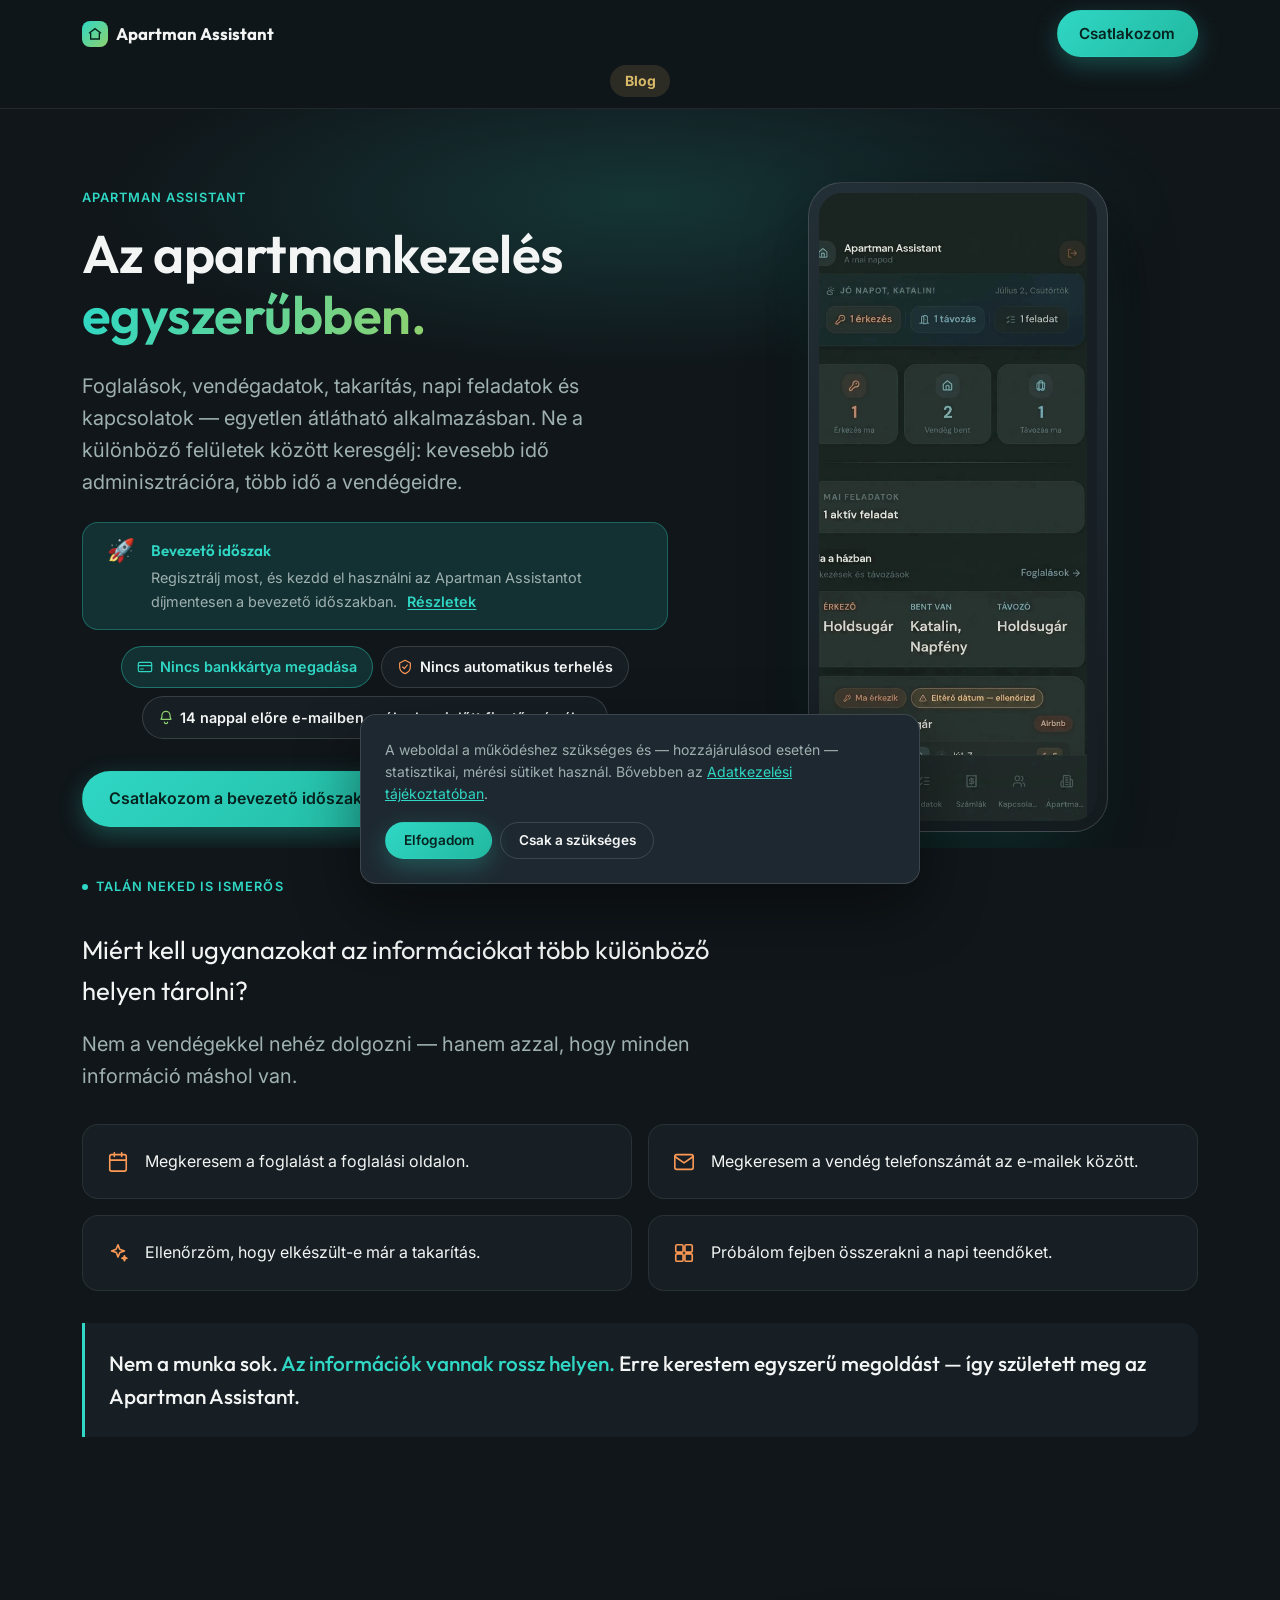
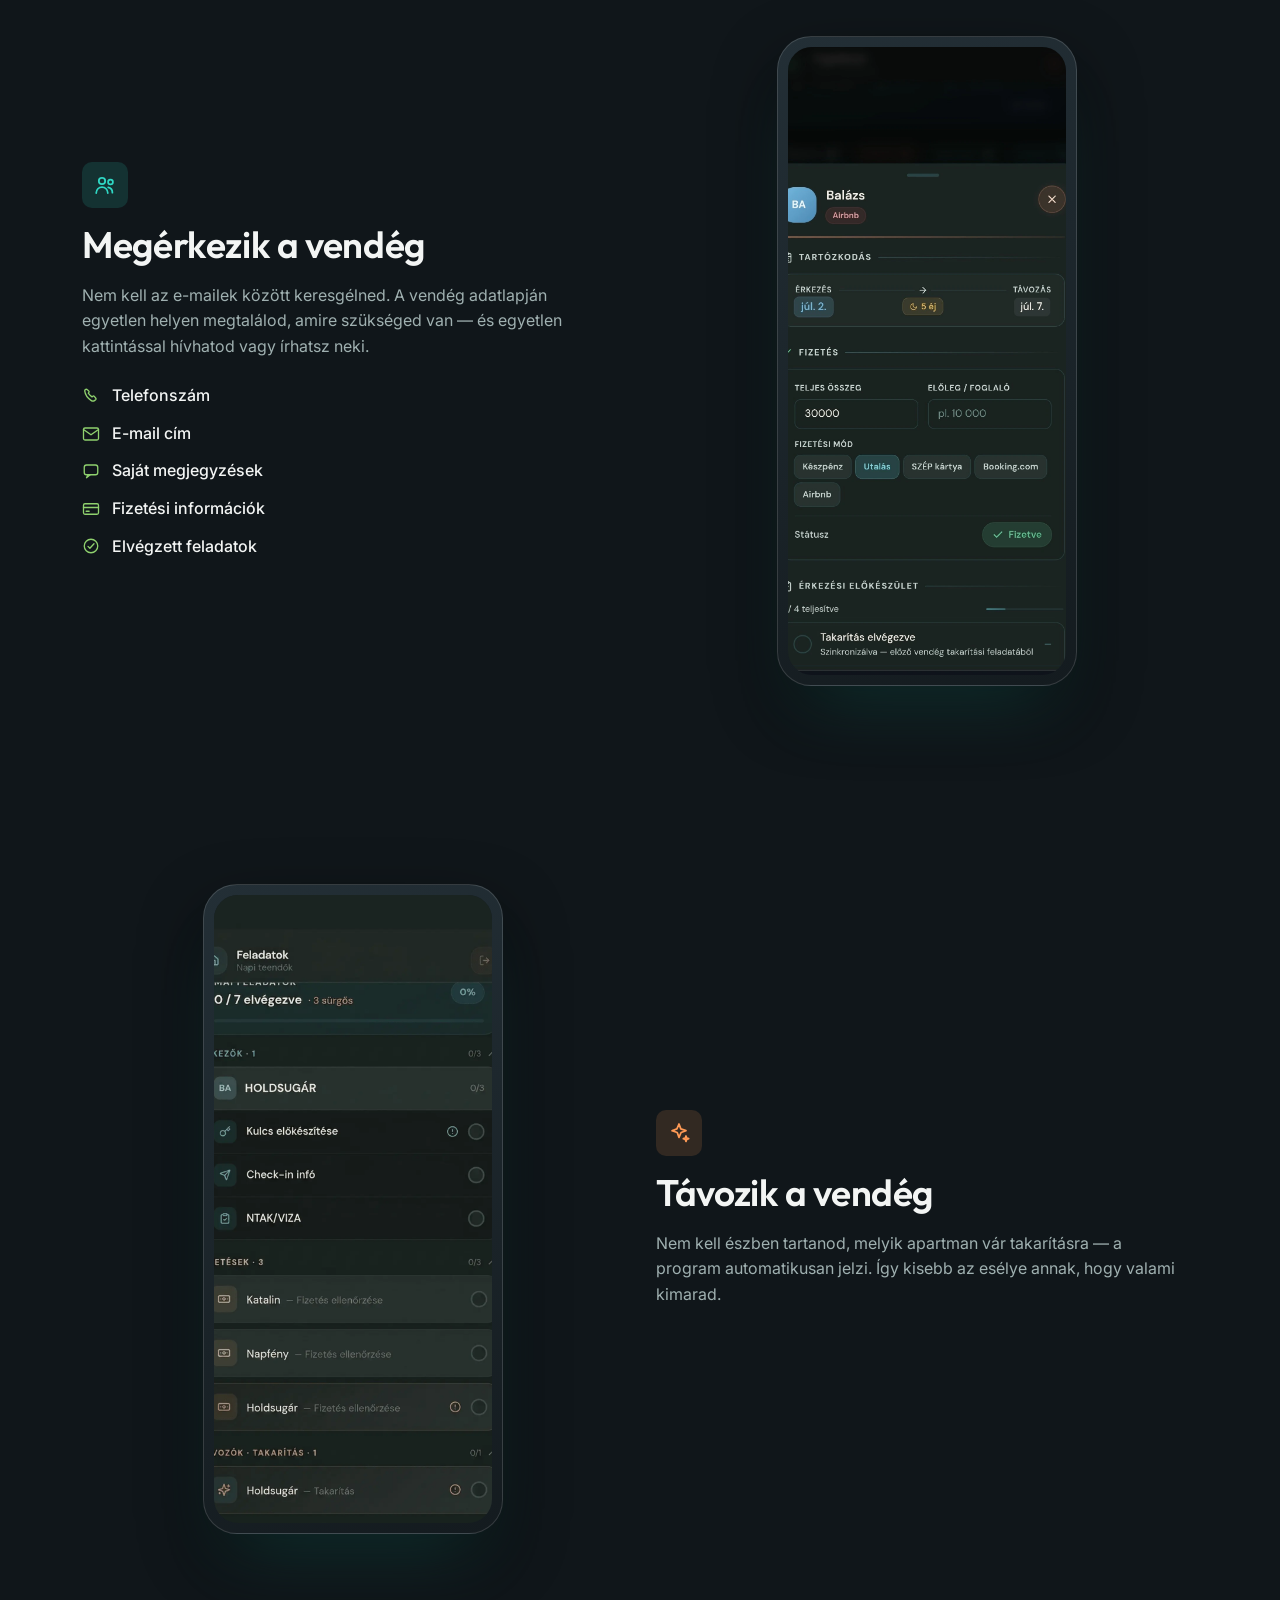
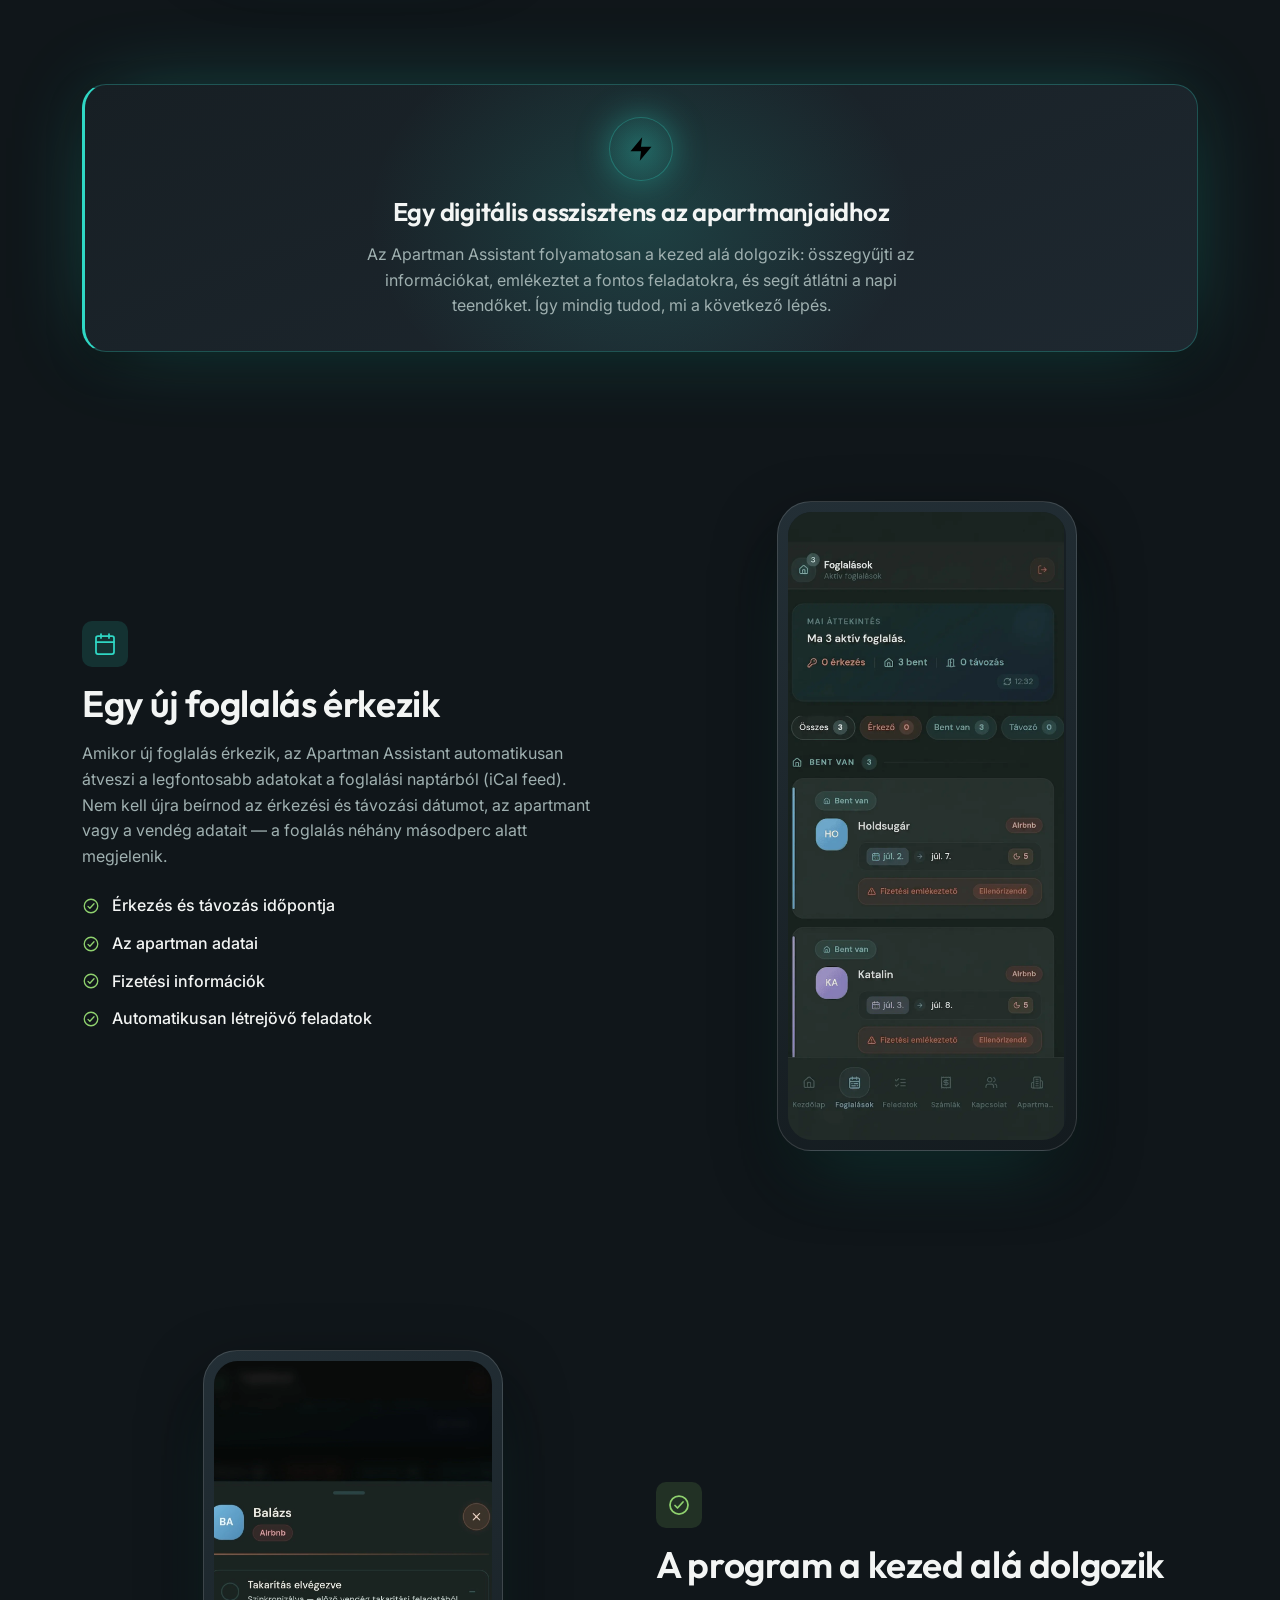
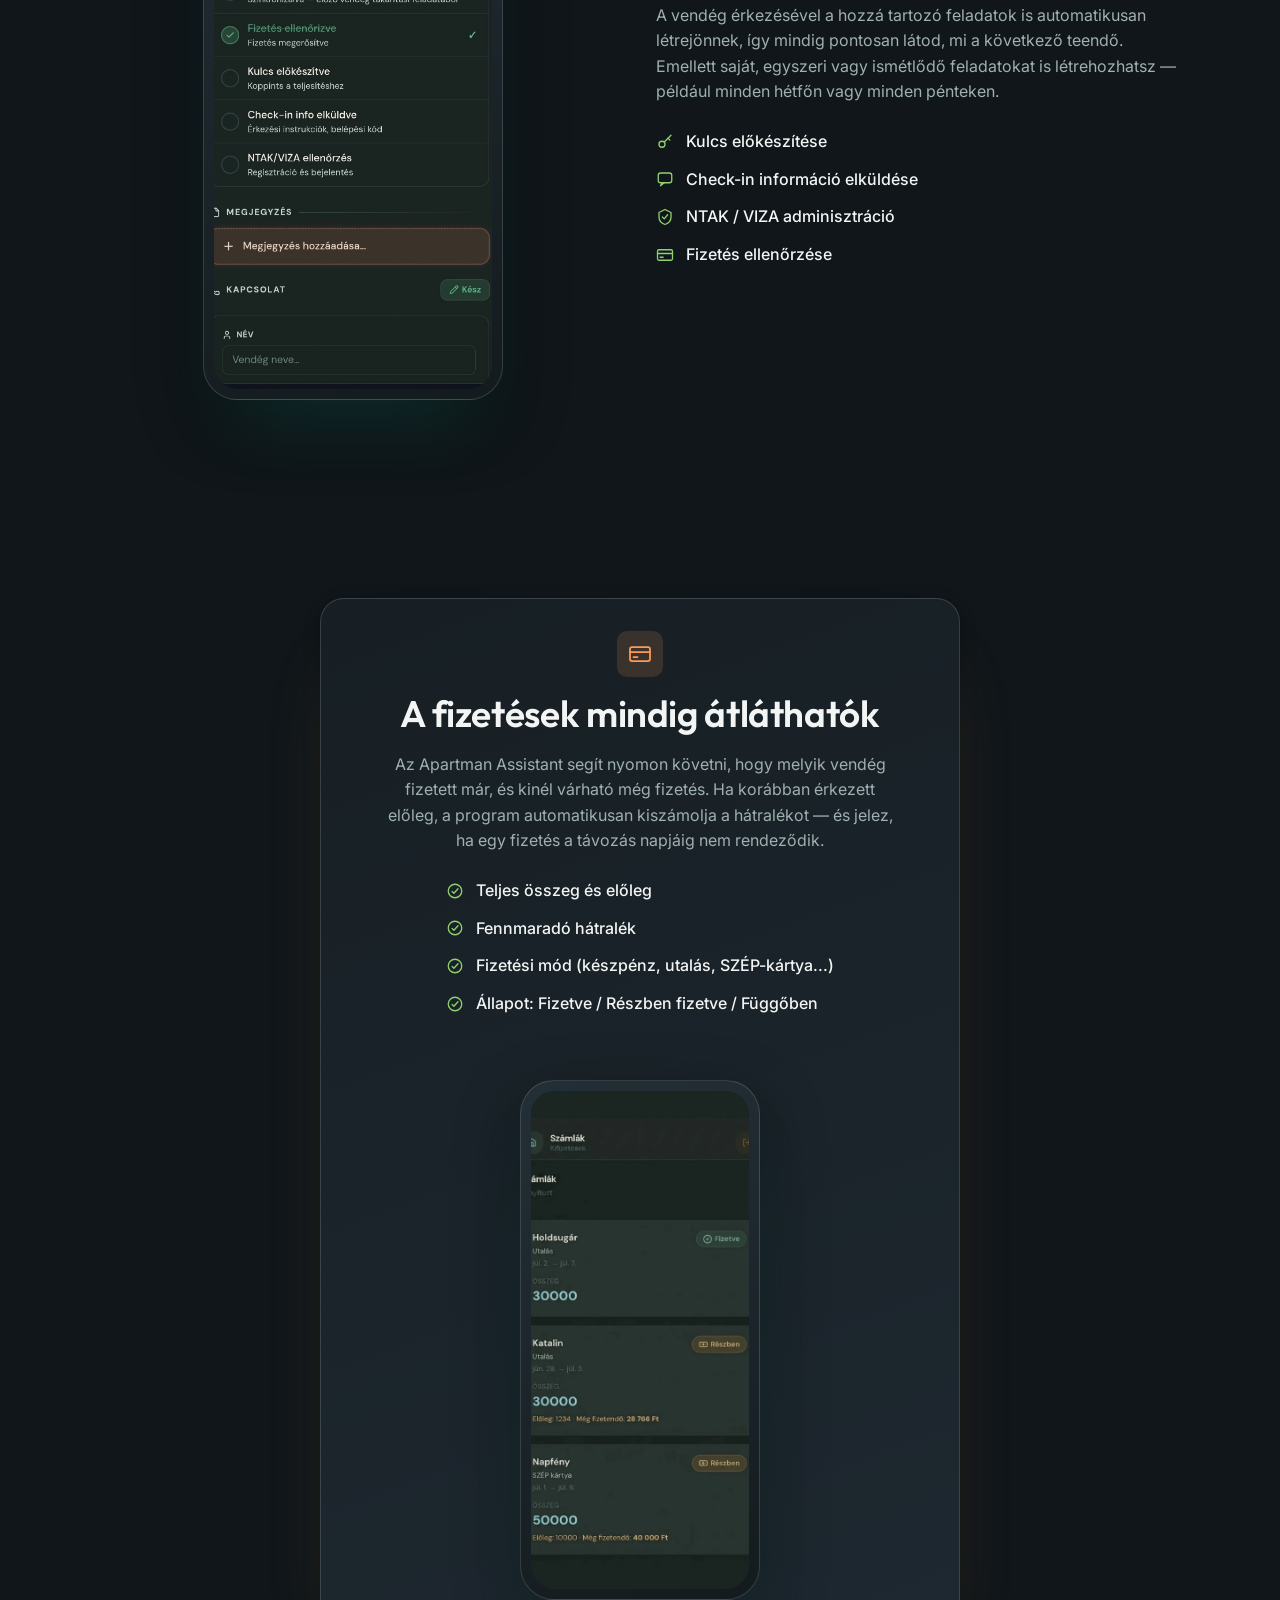
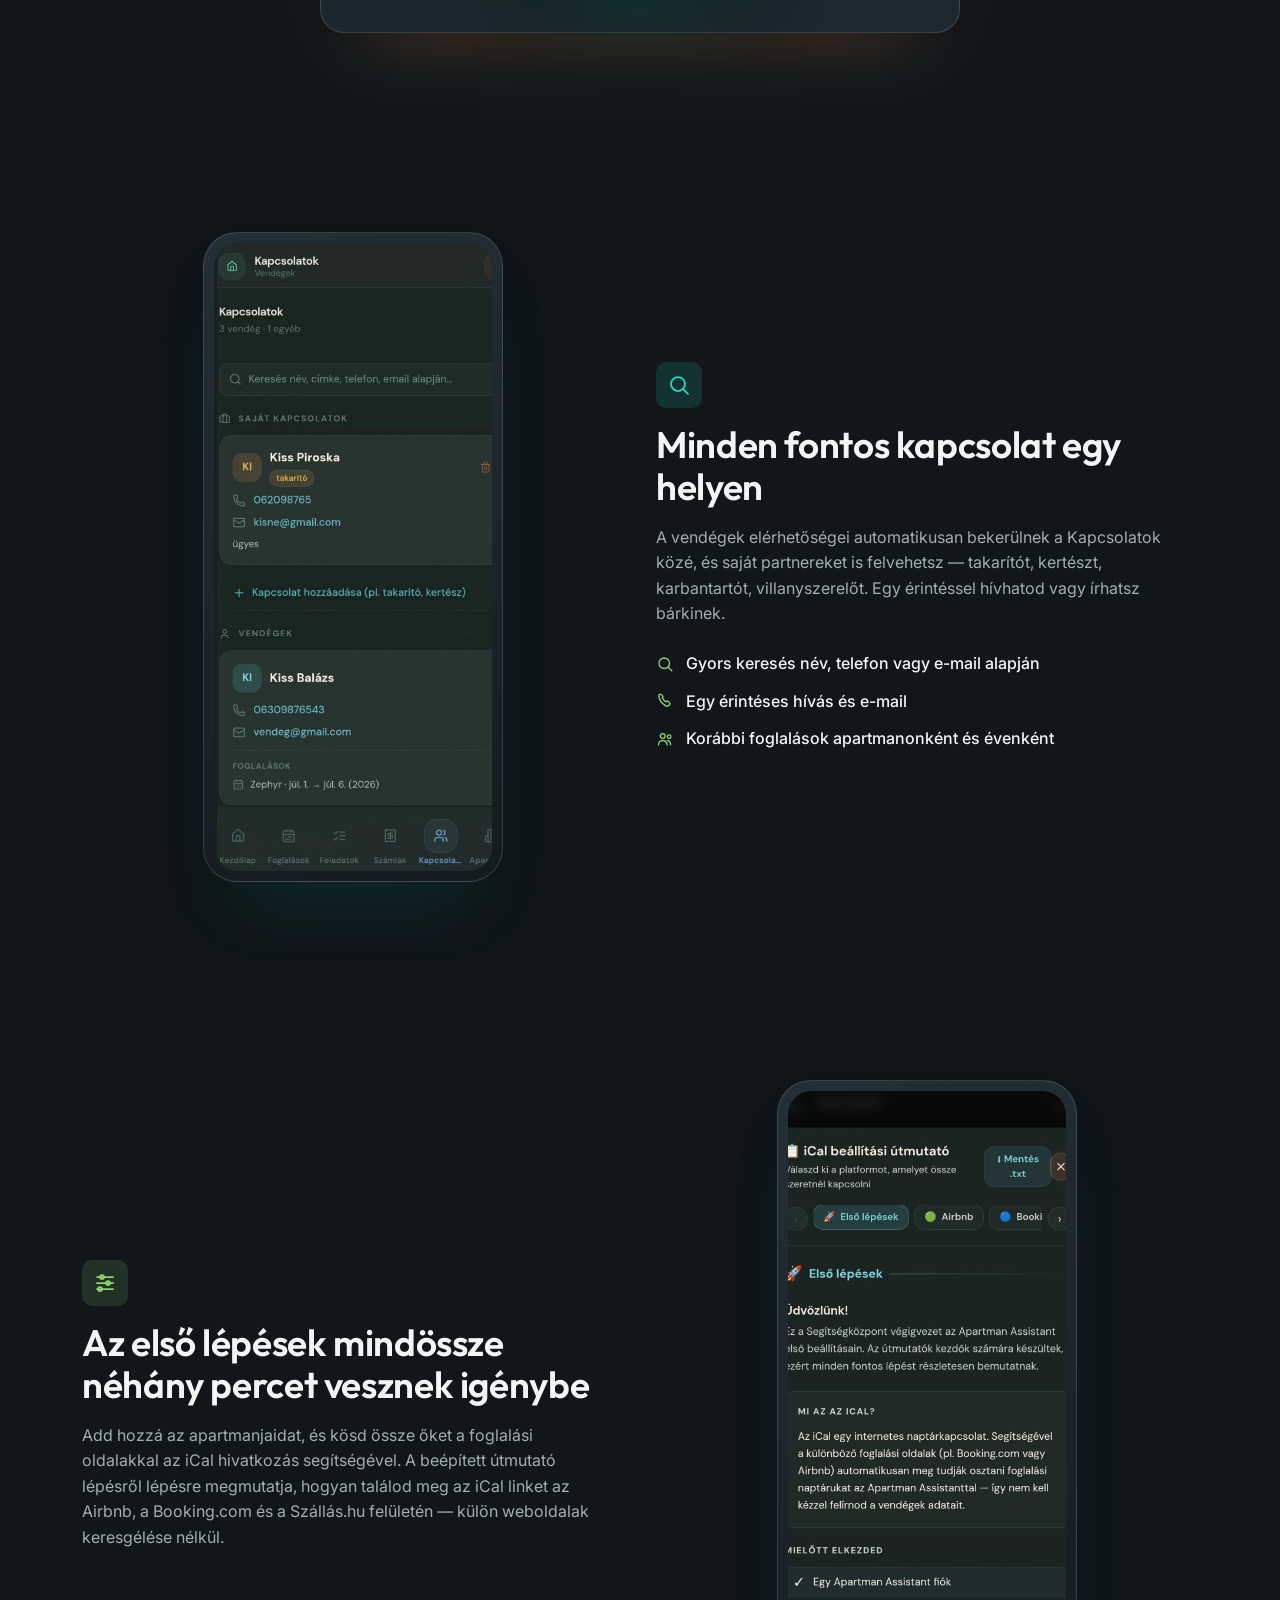
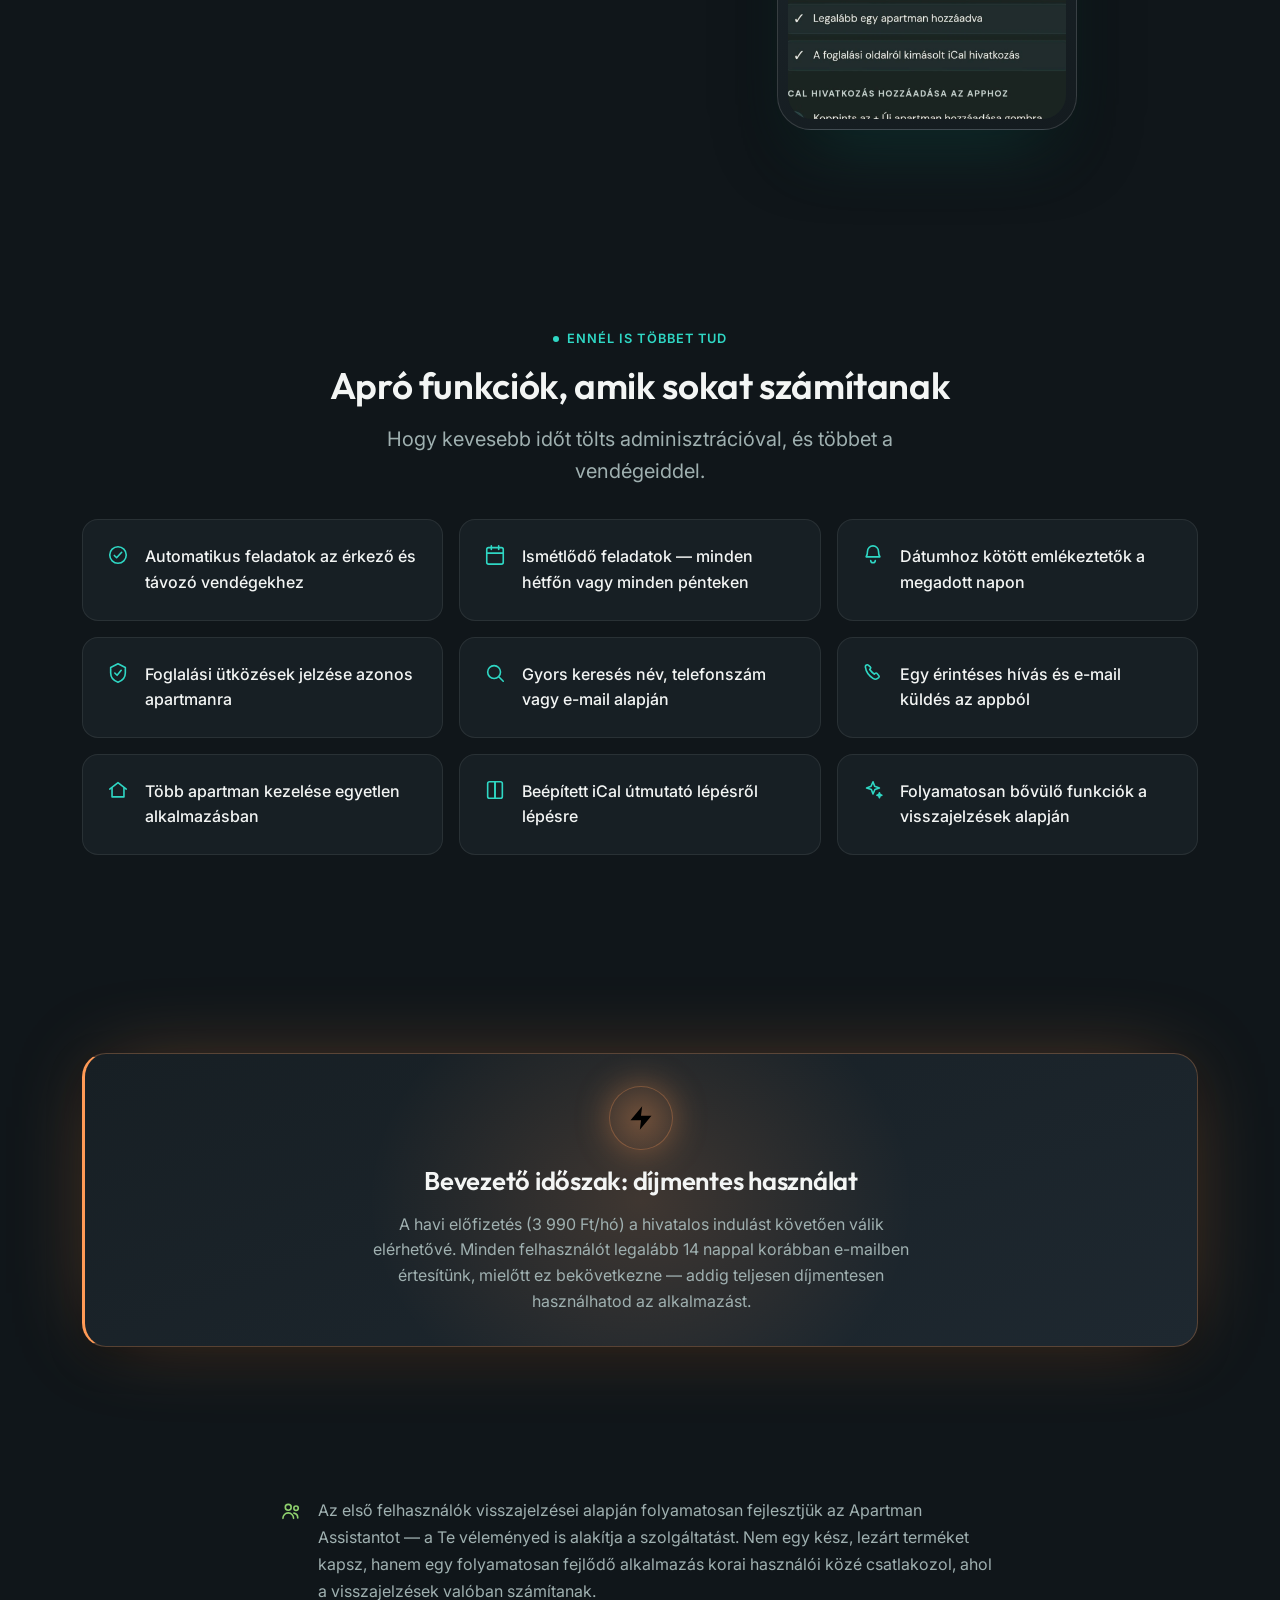
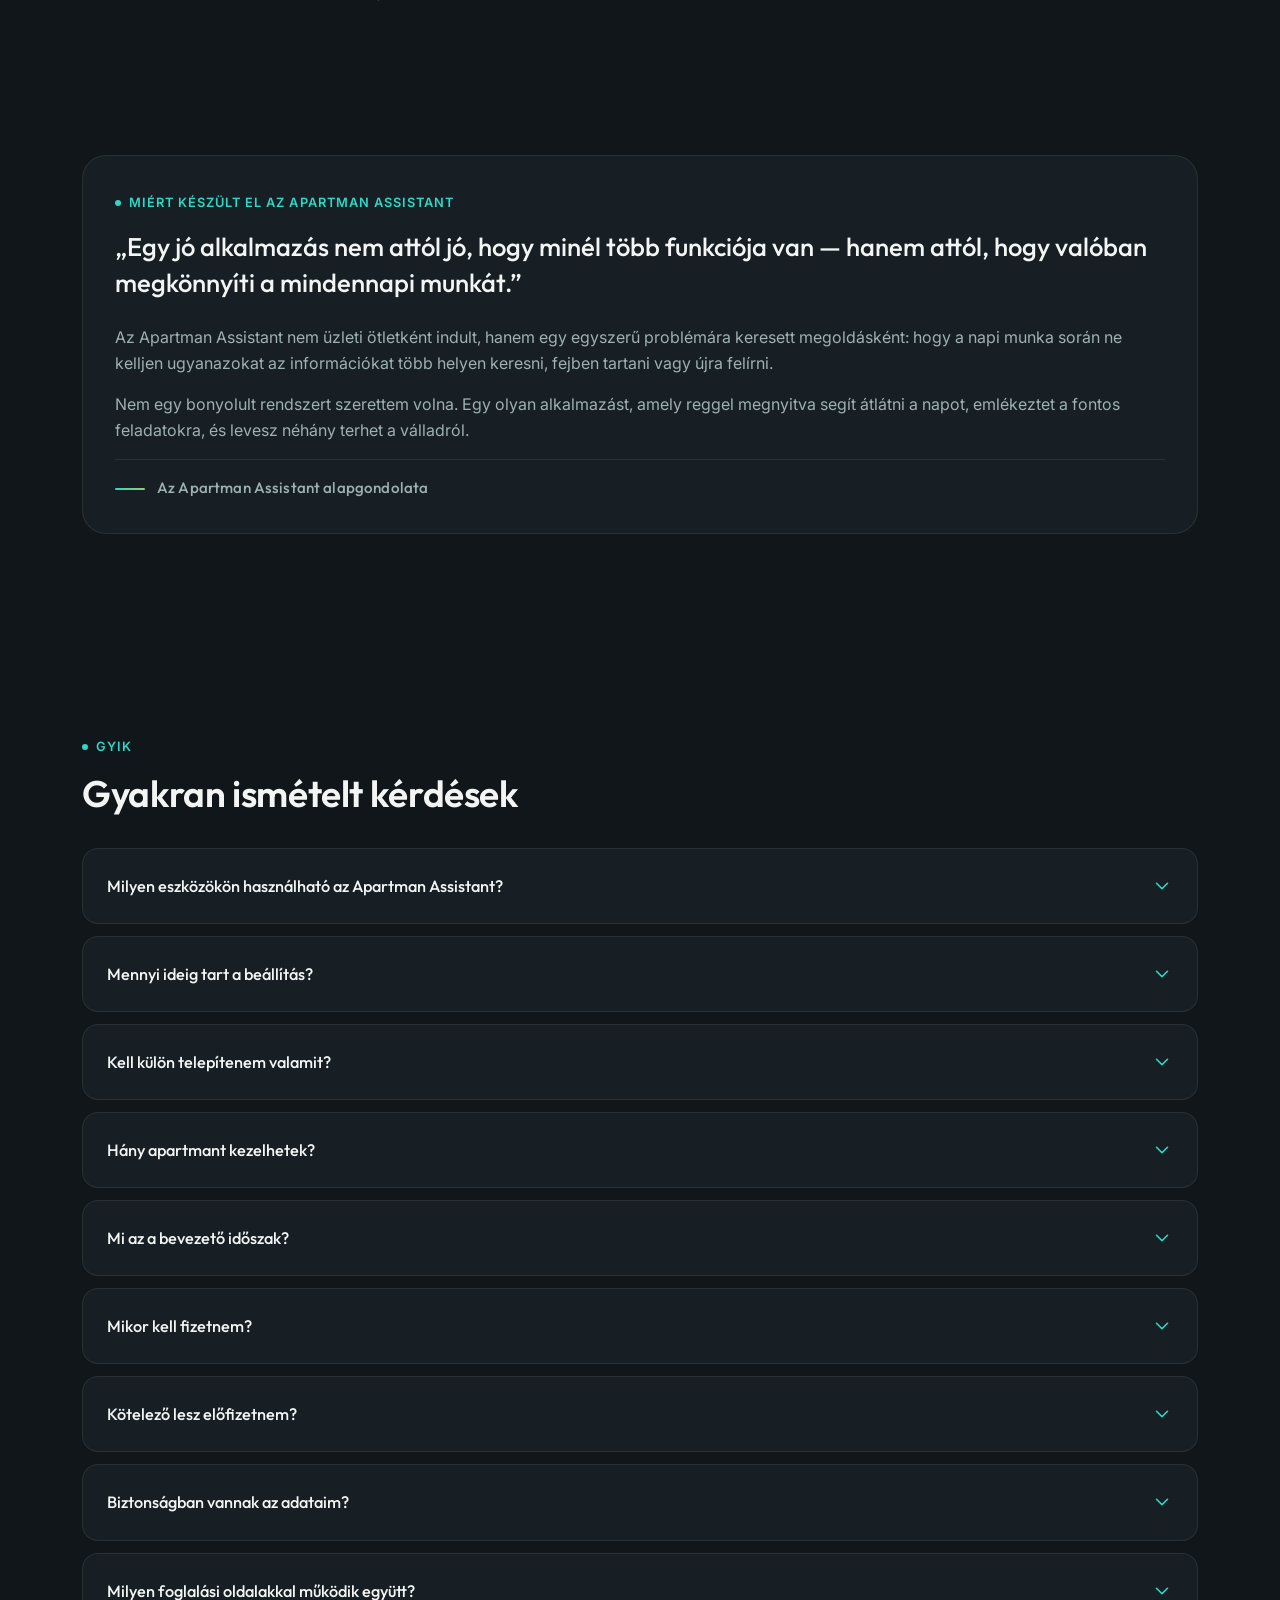
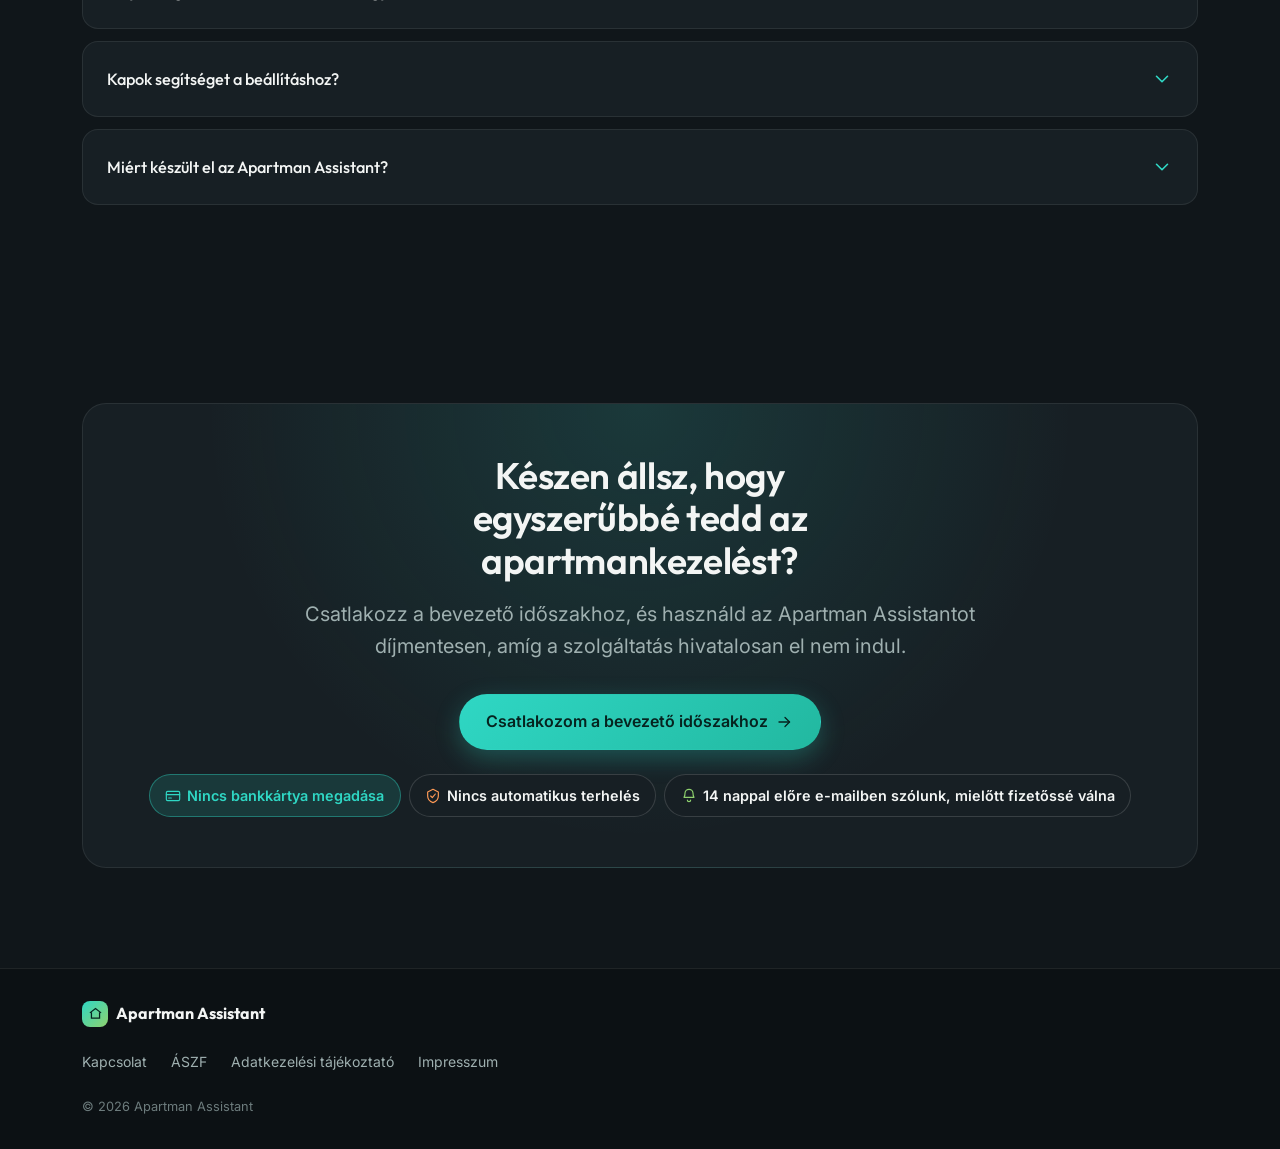
<file: index.html>
<!DOCTYPE html>
<html lang="hu">
<head>
<meta charset="UTF-8" />
<meta name="viewport" content="width=device-width, initial-scale=1, viewport-fit=cover" />

<!-- ==========================================================================
     SEO — alap meta adatok (végleges domain: apartmanassistant.hu)
     ========================================================================== -->
<title>Apartman Assistant — Az apartmankezelés egyszerűbben</title>
<meta name="description" content="Foglalások, vendégadatok, takarítás és fizetések egyetlen átlátható alkalmazásban. Csatlakozz a bevezető időszakhoz, és használd díjmentesen." />
<link rel="canonical" href="https://apartmanassistant.hu/" />
<meta name="robots" content="index, follow" />
<meta name="theme-color" content="#10161a" />
<link rel="icon" href="/favicon.png" type="image/png" sizes="192x192" />
<link rel="icon" href="/assets/favicon-32.png" type="image/png" sizes="32x32" />
<link rel="apple-touch-icon" href="/assets/apple-touch-icon.png" />

<!-- Open Graph -->
<meta property="og:type" content="website" />
<meta property="og:site_name" content="Apartman Assistant" />
<meta property="og:title" content="Apartman Assistant — Az apartmankezelés egyszerűbben" />
<meta property="og:description" content="Foglalások, vendégadatok, takarítás és fizetések egyetlen átlátható alkalmazásban. Bevezető időszak: díjmentes használat." />
<meta property="og:url" content="https://apartmanassistant.hu/" />
<meta property="og:locale" content="hu_HU" />
<!-- TODO: tölts fel egy 1200x630 megosztási képet ide -->
<meta property="og:image" content="https://apartmanassistant.hu/assets/og-image.jpg" />
<meta property="og:image:width" content="1200" />
<meta property="og:image:height" content="630" />

<!-- Twitter / X card (Messenger és LinkedIn is az OG tagekből olvas) -->
<meta name="twitter:card" content="summary_large_image" />
<meta name="twitter:title" content="Apartman Assistant — Az apartmankezelés egyszerűbben" />
<meta name="twitter:description" content="Foglalások, vendégadatok, takarítás és fizetések egyetlen átlátható alkalmazásban." />
<meta name="twitter:image" content="https://apartmanassistant.hu/assets/og-image.jpg" />

<!-- Betűtípusok -->
<link rel="preconnect" href="https://fonts.googleapis.com" />
<link rel="preconnect" href="https://fonts.gstatic.com" crossorigin />
<link href="https://fonts.googleapis.com/css2?family=Outfit:wght@500;600;700&family=Inter:wght@400;500;600;700&display=swap" rel="stylesheet" />

<link rel="stylesheet" href="style.css" />

<!-- ==========================================================================
     STRUKTURÁLT ADATOK (Schema.org)
     ========================================================================== -->
<script type="application/ld+json">
{
  "@context": "https://schema.org",
  "@type": "Organization",
  "name": "Apartman Assistant",
  "url": "https://apartmanassistant.hu/",
  "logo": "https://apartmanassistant.hu/assets/apple-touch-icon.png"
}
</script>
<script type="application/ld+json">
{
  "@context": "https://schema.org",
  "@type": "WebSite",
  "name": "Apartman Assistant",
  "url": "https://apartmanassistant.hu/"
}
</script>
<script type="application/ld+json">
{
  "@context": "https://schema.org",
  "@type": "SoftwareApplication",
  "name": "Apartman Assistant",
  "applicationCategory": "BusinessApplication",
  "operatingSystem": "Web, PWA",
  "offers": {
    "@type": "Offer",
    "price": "0",
    "priceCurrency": "HUF",
    "description": "Ingyenes a bevezető időszakban. A hivatalos indulás után az előfizetés havi 3 990 Ft, erről minden felhasználót legalább 14 nappal korábban e-mailben értesítünk.",
    "availability": "https://schema.org/InStock"
  }
}
</script>
<script type="application/ld+json">
{
  "@context": "https://schema.org",
  "@type": "FAQPage",
  "mainEntity": [
    {
      "@type": "Question",
      "name": "Milyen eszközökön használható az Apartman Assistant?",
      "acceptedAnswer": { "@type": "Answer", "text": "Az Apartman Assistant telefonon, táblagépen és számítógépen is használható. PWA alkalmazásként néhány érintéssel a telefon kezdőképernyőjére is telepíthető." }
    },
    {
      "@type": "Question",
      "name": "Mennyi ideig tart a beállítás?",
      "acceptedAnswer": { "@type": "Answer", "text": "Az első apartman hozzáadása és az iCal kapcsolat beállítása általában csak néhány percet vesz igénybe. A beépített útmutató lépésről lépésre segít a folyamatban." }
    },
    {
      "@type": "Question",
      "name": "Kell külön telepítenem valamit?",
      "acceptedAnswer": { "@type": "Answer", "text": "Nem. Az alkalmazás böngészőből azonnal használható, de igény esetén telepíthető a telefon kezdőképernyőjére is." }
    },
    {
      "@type": "Question",
      "name": "Hány apartmant kezelhetek?",
      "acceptedAnswer": { "@type": "Answer", "text": "Az alkalmazás több apartman kezelésére is alkalmas." }
    },
    {
      "@type": "Question",
      "name": "Mi az a bevezető időszak?",
      "acceptedAnswer": { "@type": "Answer", "text": "A bevezető időszakban az Apartman Assistant díjmentesen használható. Ezalatt folyamatosan fejlesztjük a szolgáltatást a korai felhasználók visszajelzései alapján." }
    },
    {
      "@type": "Question",
      "name": "Mikor kell fizetnem?",
      "acceptedAnswer": { "@type": "Answer", "text": "A regisztráció után a szolgáltatás a bevezető időszakban díjmentesen használható. Amikor az Apartman Assistant hivatalosan elindul, legalább 14 nappal korábban e-mailben értesítünk. Ekkor eldöntheted, hogy szeretnéd-e folytatni az előfizetést." }
    },
    {
      "@type": "Question",
      "name": "Kötelező lesz előfizetnem?",
      "acceptedAnswer": { "@type": "Answer", "text": "Nem. A fizetős előfizetés előtt megkérdezzük, hogy szeretnéd-e tovább használni a szolgáltatást. Csak akkor válsz előfizetővé, ha ezt Te megerősíted." }
    },
    {
      "@type": "Question",
      "name": "Biztonságban vannak az adataim?",
      "acceptedAnswer": { "@type": "Answer", "text": "Igen. Az alkalmazás kizárólag a működéshez szükséges adatokat kezeli. Az adatkezelés részletei az Adatkezelési tájékoztatóban találhatók." }
    },
    {
      "@type": "Question",
      "name": "Milyen foglalási oldalakkal működik együtt?",
      "acceptedAnswer": { "@type": "Answer", "text": "Az alkalmazás iCal kapcsolat segítségével használható azokkal a foglalási oldalakkal, amelyek támogatják az iCal exportot, például az Airbnb, a Booking.com vagy a Szállás.hu." }
    },
    {
      "@type": "Question",
      "name": "Kapok segítséget a beállításhoz?",
      "acceptedAnswer": { "@type": "Answer", "text": "Igen. Az alkalmazás beépített útmutatóval segít az iCal kapcsolat beállításában." }
    },
    {
      "@type": "Question",
      "name": "Miért készült el az Apartman Assistant?",
      "acceptedAnswer": { "@type": "Answer", "text": "Mert az apartmankezelés nem attól lesz egyszerűbb, ha még több felületet kell megnyitni — az Apartman Assistant egy helyre gyűjti a fontos információkat." }
    }
  ]
}
</script>

<!-- ==========================================================================
     ANALYTICS / MARKETING — placeholder betöltők (Consent Mode v2)
     A tényleges GA4 / GTM / Meta Pixel azonosítókat a script.js tetején
     található TODO résznél kell megadni. Amíg nincs elfogadott cookie
     hozzájárulás, ezek nem futnak le ténylegesen (lásd script.js).
     ========================================================================== -->
<script>
  window.dataLayer = window.dataLayer || [];
  function gtag(){ dataLayer.push(arguments); }
  gtag('consent', 'default', {
    ad_storage: 'denied',
    analytics_storage: 'denied',
    ad_user_data: 'denied',
    ad_personalization: 'denied',
    wait_for_update: 500
  });
</script>
</head>

<body>
<a class="skip-link" href="#main">Ugrás a tartalomhoz</a>

<!-- ==========================================================================
     IKON KÉSZLET (rejtett SVG sprite — egységes, saját vonalikon-rendszer)
     ========================================================================== -->
<svg xmlns="http://www.w3.org/2000/svg" style="display:none">
  <defs>
    <symbol id="icon-calendar" viewBox="0 0 24 24"><rect x="3" y="4" width="18" height="18" rx="2"/><line x1="3" y1="10" x2="21" y2="10"/><line x1="8" y1="2" x2="8" y2="6"/><line x1="16" y1="2" x2="16" y2="6"/></symbol>
    <symbol id="icon-mail" viewBox="0 0 24 24"><rect x="2" y="4" width="20" height="16" rx="2"/><polyline points="2,6 12,13 22,6"/></symbol>
    <symbol id="icon-phone" viewBox="0 0 24 24"><path d="M6 3c-1.5 0-2.5 1-2.3 2.5.6 4.5 3.8 9.2 8.3 12.3 1.4 1 3.1 1.5 4.6.4l1.6-1.2c.6-.5.7-1.4.2-2l-2-2.4c-.5-.6-1.4-.7-2-.2l-1 .8c-2-1.4-3.7-3.1-5-5l.8-1c.5-.6.4-1.5-.2-2L6.8 3.3C6.5 3 6.2 3 6 3z"/></symbol>
    <symbol id="icon-message" viewBox="0 0 24 24"><rect x="3" y="4" width="18" height="13" rx="3"/><polyline points="8,17 6,21 11,17"/></symbol>
    <symbol id="icon-card" viewBox="0 0 24 24"><rect x="2" y="5" width="20" height="14" rx="2"/><line x1="2" y1="10" x2="22" y2="10"/><line x1="5.5" y1="15" x2="9.5" y2="15"/></symbol>
    <symbol id="icon-check" viewBox="0 0 24 24"><circle cx="12" cy="12" r="9"/><polyline points="8,12.5 10.5,15 16,9"/></symbol>
    <symbol id="icon-home" viewBox="0 0 24 24"><polyline points="3,11 12,4 21,11"/><path d="M5.5 10v9.5h13V10"/></symbol>
    <symbol id="icon-key" viewBox="0 0 24 24"><circle cx="8" cy="15" r="4"/><line x1="11" y1="12" x2="20" y2="3"/><line x1="16" y1="7" x2="18.5" y2="9.5"/></symbol>
    <symbol id="icon-shield" viewBox="0 0 24 24"><path d="M12 2l8 4v6c0 5-3.5 8.5-8 10-4.5-1.5-8-5-8-10V6l8-4z"/><polyline points="8.5,12 11,14.5 15.5,9"/></symbol>
    <symbol id="icon-search" viewBox="0 0 24 24"><circle cx="11" cy="11" r="7"/><line x1="21" y1="21" x2="16.65" y2="16.65"/></symbol>
    <symbol id="icon-users" viewBox="0 0 24 24"><circle cx="9" cy="8" r="3.2"/><path d="M3.2 20c0-3.3 2.6-6 5.8-6s5.8 2.7 5.8 6"/><circle cx="17.5" cy="9" r="2.4"/><path d="M15.2 14.3c2.4.4 4.2 2.6 4.2 5.4"/></symbol>
    <symbol id="icon-heart" viewBox="0 0 24 24"><path d="M12 21s-7-4.5-9.5-9C.7 8 2 4 6 4c2 0 4 1.3 6 4 2-2.7 4-4 6-4 4 0 5.3 4 3.5 8-2.5 4.5-9.5 9-9.5 9z"/></symbol>
    <symbol id="icon-chevron-down" viewBox="0 0 24 24"><polyline points="6,9 12,15 18,9"/></symbol>
    <symbol id="icon-arrow-right" viewBox="0 0 24 24"><line x1="4" y1="12" x2="18" y2="12"/><polyline points="12,6 18,12 12,18"/></symbol>
    <symbol id="icon-smartphone" viewBox="0 0 24 24"><rect x="6" y="2" width="12" height="20" rx="2"/><line x1="11" y1="18.5" x2="13" y2="18.5"/></symbol>
    <symbol id="icon-sparkle" viewBox="0 0 24 24"><path d="M12 3l1.8 4.9L19 9.7l-4.9 1.8L12 16.4l-1.8-4.9L5 9.7l4.9-1.8L12 3z"/><path d="M19 15l.7 2 2 .7-2 .7-.7 2-.7-2-2-.7 2-.7z"/></symbol>
    <symbol id="icon-bell" viewBox="0 0 24 24"><path d="M6 8a6 6 0 1 1 12 0c0 4 1.5 6 1.5 6h-15S6 12 6 8z"/><path d="M9.5 18a2.5 2.5 0 0 0 5 0"/></symbol>
    <symbol id="icon-grid" viewBox="0 0 24 24"><rect x="3" y="3" width="8" height="8" rx="1.5"/><rect x="13" y="3" width="8" height="8" rx="1.5"/><rect x="3" y="13" width="8" height="8" rx="1.5"/><rect x="13" y="13" width="8" height="8" rx="1.5"/></symbol>
    <symbol id="icon-sliders" viewBox="0 0 24 24"><line x1="4" y1="6" x2="20" y2="6"/><circle cx="9" cy="6" r="2"/><line x1="4" y1="12" x2="20" y2="12"/><circle cx="15" cy="12" r="2"/><line x1="4" y1="18" x2="20" y2="18"/><circle cx="7" cy="18" r="2"/></symbol>
    <symbol id="icon-book" viewBox="0 0 24 24"><path d="M4 5a2 2 0 0 1 2-2h6v18H6a2 2 0 0 1-2-2V5z"/><path d="M20 5a2 2 0 0 0-2-2h-6v18h6a2 2 0 0 0 2-2V5z"/></symbol>
    <symbol id="icon-image" viewBox="0 0 24 24"><rect x="3" y="3" width="18" height="18" rx="2"/><circle cx="8.5" cy="8.5" r="1.6"/><polyline points="21,15 16,10 5,21"/></symbol>
    <symbol id="icon-zap" viewBox="0 0 24 24"><polygon points="13,2 3,14 12,14 11,22 21,10 12,10"/></symbol>
  </defs>
</svg>

<!-- ==========================================================================
     BLOKK: HEADER
     ========================================================================== -->
<header class="site-header" data-block="header">
  <div class="container site-header__inner">
    <div class="site-header__top">
      <a class="logo" href="#top" aria-label="Apartman Assistant — kezdőlap">
        <span class="logo__mark"><svg viewBox="0 0 24 24"><use href="#icon-home"/></svg></span>
        Apartman Assistant
      </a>
      <a class="btn btn-primary" href="#cta" data-cta="header">
        Csatlakozom
      </a>
    </div>
    <a class="header-nav-link" href="/blog">Blog</a>
  </div>
</header>

<main id="main">

<!-- ==========================================================================
     BLOKK: HERO
     Csere: a .device-frame__placeholder helyére kerül majd a valódi
     kezdőképernyő (Dashboard / Mai teendők) screenshot.
     Ajánlott fájl: assets/screenshots/01-hero-dashboard.webp (1080×2340)
     ========================================================================== -->
<section class="hero" id="top" data-block="hero">
  <div class="container hero__inner">
    <div class="hero__content" data-reveal>
      <span class="hero__kicker">Apartman Assistant</span>
      <h1>Az apartmankezelés <span class="accent">egyszerűbben.</span></h1>
      <p class="hero__lead">
        Foglalások, vendégadatok, takarítás, napi feladatok és kapcsolatok — egyetlen
        átlátható alkalmazásban. Ne a különböző felületek között keresgélj: kevesebb
        idő adminisztrációra, több idő a vendégeidre.
      </p>

      <div class="intro-period-badge">
        <span class="intro-period-badge__emoji" aria-hidden="true">🚀</span>
        <div>
          <p class="intro-period-badge__title">Bevezető időszak</p>
          <p class="intro-period-badge__text">
            Regisztrálj most, és kezdd el használni az Apartman Assistantot
            díjmentesen a bevezető időszakban.
            <a class="intro-period-badge__link" href="#arazas">Részletek</a>
          </p>
        </div>
      </div>

      <ul class="trust-badges trust-badges--emphasis">
        <li><svg class="icon"><use href="#icon-card"/></svg>Nincs bankkártya megadása</li>
        <li><svg class="icon"><use href="#icon-shield"/></svg>Nincs automatikus terhelés</li>
        <li><svg class="icon"><use href="#icon-bell"/></svg>14 nappal előre e-mailben szólunk, mielőtt fizetőssé válna</li>
      </ul>

      <div class="hero__cta">
        <a class="btn btn-primary" href="#cta" data-cta="hero">
          Csatlakozom a bevezető időszakhoz
          <svg class="icon" style="width:18px;height:18px"><use href="#icon-arrow-right"/></svg>
        </a>
      </div>
    </div>

    <div class="hero__visual" data-reveal>
      <!-- SCREENSHOT HELYE 1/8 — Dashboard / mai teendők nézet -->
      <div class="device-frame">
        <div class="device-frame__screen">
          <img class="device-frame__img img--hero" src="assets/screenshots/01-hero-dashboard.webp" alt="Apartman Assistant kezdőképernyő a mai teendőkkel" loading="eager" width="1080" height="2340">
        </div>
      </div>
    </div>
  </div>
</section>

<!-- ==========================================================================
     BLOKK: PROBLÉMA
     ========================================================================== -->
<section class="section" id="problema" data-block="problem">
  <div class="container">
    <div class="problem__intro" data-reveal>
      <span class="eyebrow"><span class="dot"></span>Talán neked is ismerős</span>
      <p class="problem__question">Miért kell ugyanazokat az információkat több különböző helyen tárolni?</p>
      <p class="lead">
        Nem a vendégekkel nehéz dolgozni — hanem azzal, hogy minden információ máshol van.
      </p>
    </div>

    <ul class="problem__list">
      <li class="problem__item" data-reveal>
        <svg class="icon"><use href="#icon-calendar"/></svg>
        <p>Megkeresem a foglalást a foglalási oldalon.</p>
      </li>
      <li class="problem__item" data-reveal>
        <svg class="icon"><use href="#icon-mail"/></svg>
        <p>Megkeresem a vendég telefonszámát az e-mailek között.</p>
      </li>
      <li class="problem__item" data-reveal>
        <svg class="icon"><use href="#icon-sparkle"/></svg>
        <p>Ellenőrzöm, hogy elkészült-e már a takarítás.</p>
      </li>
      <li class="problem__item" data-reveal>
        <svg class="icon"><use href="#icon-grid"/></svg>
        <p>Próbálom fejben összerakni a napi teendőket.</p>
      </li>
    </ul>

    <p class="problem__outro" data-reveal>
      Nem a munka sok. <span>Az információk vannak rossz helyen.</span> Erre kerestem
      egyszerű megoldást — így született meg az Apartman Assistant.
    </p>
  </div>
</section>

<!-- ==========================================================================
     BLOKK: FUNKCIÓ — Megérkezik a vendég
     Csere: assets/screenshots/02-guest-profile.webp — vendég adatlap nézet
     ========================================================================== -->
<section class="section section--tight" id="funkciok" data-block="feature-guest-arrival">
  <div class="container">
    <div class="feature">
      <div data-reveal>
        <div class="feature__icon-badge badge--turquoise" style="background:var(--color-turquoise-dim)">
          <svg class="icon" style="color:var(--color-turquoise)"><use href="#icon-users"/></svg>
        </div>
        <h2 class="feature__title">Megérkezik a vendég</h2>
        <p class="feature__text">
          Nem kell az e-mailek között keresgélned. A vendég adatlapján egyetlen helyen
          megtalálod, amire szükséged van — és egyetlen kattintással hívhatod vagy
          írhatsz neki.
        </p>
        <ul class="feature__points">
          <li><svg class="icon"><use href="#icon-phone"/></svg> Telefonszám</li>
          <li><svg class="icon"><use href="#icon-mail"/></svg> E-mail cím</li>
          <li><svg class="icon"><use href="#icon-message"/></svg> Saját megjegyzések</li>
          <li><svg class="icon"><use href="#icon-card"/></svg> Fizetési információk</li>
          <li><svg class="icon"><use href="#icon-check"/></svg> Elvégzett feladatok</li>
        </ul>
      </div>
      <div class="feature__visual" data-reveal>
        <!-- SCREENSHOT HELYE 2/8 — Vendég adatlap -->
        <div class="device-frame">
          <div class="device-frame__screen">
            <img class="device-frame__img img--guest-profile" src="assets/screenshots/02-guest-profile.webp" alt="Vendég adatlap elérhetőségekkel és fizetési adatokkal" loading="lazy" width="1080" height="2340">
          </div>
        </div>
      </div>
    </div>
  </div>
</section>

<!-- ==========================================================================
     BLOKK: FUNKCIÓ — Távozik a vendég / takarítás
     Csere: assets/screenshots/03-cleaning-status.webp
     ========================================================================== -->
<section class="section section--tight" data-block="feature-cleaning">
  <div class="container">
    <div class="feature feature--reverse">
      <div data-reveal>
        <div class="feature__icon-badge" style="background:var(--color-orange-dim)">
          <svg class="icon" style="color:var(--color-orange)"><use href="#icon-sparkle"/></svg>
        </div>
        <h2 class="feature__title">Távozik a vendég</h2>
        <p class="feature__text">
          Nem kell észben tartanod, melyik apartman vár takarításra — a program
          automatikusan jelzi. Így kisebb az esélye annak, hogy valami kimarad.
        </p>
      </div>
      <div class="feature__visual" data-reveal>
        <!-- SCREENSHOT HELYE 3/8 — Takarítás állapotjelző -->
        <div class="device-frame">
          <div class="device-frame__screen">
            <img class="device-frame__img img--tasks" src="assets/screenshots/03-cleaning-status.webp" alt="Feladatok nézet automatikusan generált napi teendőkkel, például takarítással" loading="lazy" width="1080" height="2340">
          </div>
        </div>
      </div>
    </div>
  </div>
</section>

<!-- ==========================================================================
     BLOKK: KIEMELT SÁV — digitális asszisztens
     ========================================================================== -->
<section class="section--tight" data-block="highlight">
  <div class="container">
    <div class="highlight-banner" data-reveal>
      <span class="highlight-banner__icon">
        <svg class="icon-lg"><use href="#icon-zap"/></svg>
      </span>
      <h3>Egy digitális asszisztens az apartmanjaidhoz</h3>
      <p>
        Az Apartman Assistant folyamatosan a kezed alá dolgozik: összegyűjti az
        információkat, emlékeztet a fontos feladatokra, és segít átlátni a napi
        teendőket. Így mindig tudod, mi a következő lépés.
      </p>
    </div>
  </div>
</section>

<!-- ==========================================================================
     BLOKK: FUNKCIÓ — Új foglalás / iCal automatikus import
     Csere: assets/screenshots/04-new-booking.webp
     ========================================================================== -->
<section class="section section--tight" data-block="feature-new-booking">
  <div class="container">
    <div class="feature">
      <div data-reveal>
        <div class="feature__icon-badge" style="background:var(--color-turquoise-dim)">
          <svg class="icon" style="color:var(--color-turquoise)"><use href="#icon-calendar"/></svg>
        </div>
        <h2 class="feature__title">Egy új foglalás érkezik</h2>
        <p class="feature__text">
          Amikor új foglalás érkezik, az Apartman Assistant automatikusan átveszi a
          legfontosabb adatokat a foglalási naptárból (iCal feed). Nem kell újra
          beírnod az érkezési és távozási dátumot, az apartmant vagy a vendég adatait
          — a foglalás néhány másodperc alatt megjelenik.
        </p>
        <ul class="feature__points">
          <li><svg class="icon"><use href="#icon-check"/></svg> Érkezés és távozás időpontja</li>
          <li><svg class="icon"><use href="#icon-check"/></svg> Az apartman adatai</li>
          <li><svg class="icon"><use href="#icon-check"/></svg> Fizetési információk</li>
          <li><svg class="icon"><use href="#icon-check"/></svg> Automatikusan létrejövő feladatok</li>
        </ul>
      </div>
      <div class="feature__visual" data-reveal>
        <!-- SCREENSHOT HELYE 4/8 — Új foglalás / foglalási lista -->
        <div class="device-frame">
          <div class="device-frame__screen">
            <img class="device-frame__img img--booking" src="assets/screenshots/04-new-booking.webp" alt="Automatikusan importált új foglalás az iCal feedből" loading="lazy" width="1080" height="2340">
          </div>
        </div>
      </div>
    </div>
  </div>
</section>

<!-- ==========================================================================
     BLOKK: FUNKCIÓ — Automatikus feladatok
     Csere: assets/screenshots/03-cleaning-status.webp
     (Ugyanaz a Feladatok-képernyő, mint a 3. helyen — nincs külön
     takarítás-nézet az appban, ezért nem kell külön screenshot.)
     ========================================================================== -->
<section class="section section--tight" data-block="feature-auto-tasks">
  <div class="container">
    <div class="feature feature--reverse">
      <div data-reveal>
        <div class="feature__icon-badge" style="background:var(--color-green-dim)">
          <svg class="icon" style="color:var(--color-green)"><use href="#icon-check"/></svg>
        </div>
        <h2 class="feature__title">A program a kezed alá dolgozik</h2>
        <p class="feature__text">
          A vendég érkezésével a hozzá tartozó feladatok is automatikusan létrejönnek,
          így mindig pontosan látod, mi a következő teendő. Emellett saját, egyszeri
          vagy ismétlődő feladatokat is létrehozhatsz — például minden hétfőn vagy
          minden pénteken.
        </p>
        <ul class="feature__points">
          <li><svg class="icon"><use href="#icon-key"/></svg> Kulcs előkészítése</li>
          <li><svg class="icon"><use href="#icon-message"/></svg> Check-in információ elküldése</li>
          <li><svg class="icon"><use href="#icon-shield"/></svg> NTAK / VIZA adminisztráció</li>
          <li><svg class="icon"><use href="#icon-card"/></svg> Fizetés ellenőrzése</li>
        </ul>
      </div>
      <div class="feature__visual" data-reveal>
        <!-- SCREENSHOT HELYE 5/8 — Feladatok nézet -->
        <div class="device-frame">
          <div class="device-frame__screen">
            <img class="device-frame__img img--guest-tasks" src="assets/screenshots/05-guest-tasks.webp" alt="Vendég adatlap automatikusan létrejövő feladatokkal (NTAK, fizetés, kulcs, check-in)" loading="lazy" width="1080" height="2340">
          </div>
        </div>
      </div>
    </div>
  </div>
</section>

<!-- ==========================================================================
     BLOKK: FUNKCIÓ — Fizetések
     Csere: assets/screenshots/06-payments.webp
     ========================================================================== -->
<section class="section section--tight" data-block="feature-payments">
  <div class="container">
    <div class="feature feature--spotlight">
      <div data-reveal>
        <div class="feature__icon-badge" style="background:var(--color-orange-dim)">
          <svg class="icon" style="color:var(--color-orange)"><use href="#icon-card"/></svg>
        </div>
        <h2 class="feature__title">A fizetések mindig átláthatók</h2>
        <p class="feature__text">
          Az Apartman Assistant segít nyomon követni, hogy melyik vendég fizetett már,
          és kinél várható még fizetés. Ha korábban érkezett előleg, a program
          automatikusan kiszámolja a hátralékot — és jelez, ha egy fizetés a távozás
          napjáig nem rendeződik.
        </p>
        <ul class="feature__points">
          <li><svg class="icon"><use href="#icon-check"/></svg> Teljes összeg és előleg</li>
          <li><svg class="icon"><use href="#icon-check"/></svg> Fennmaradó hátralék</li>
          <li><svg class="icon"><use href="#icon-check"/></svg> Fizetési mód (készpénz, utalás, SZÉP-kártya...)</li>
          <li><svg class="icon"><use href="#icon-check"/></svg> Állapot: Fizetve / Részben fizetve / Függőben</li>
        </ul>
      </div>
      <div class="feature__visual" data-reveal>
        <!-- SCREENSHOT HELYE 6/8 — Fizetési állapot / Számlák -->
        <div class="device-frame">
          <div class="device-frame__screen">
            <img class="device-frame__img img--payments" src="assets/screenshots/06-payments.webp" alt="Fizetési állapot áttekintése foglalásonként" loading="lazy" width="1080" height="2340">
          </div>
        </div>
      </div>
    </div>
  </div>
</section>

<!-- ==========================================================================
     BLOKK: FUNKCIÓ — Kapcsolatok
     Csere: assets/screenshots/07-contacts.webp
     ========================================================================== -->
<section class="section section--tight" data-block="feature-contacts">
  <div class="container">
    <div class="feature feature--reverse">
      <div data-reveal>
        <div class="feature__icon-badge" style="background:var(--color-turquoise-dim)">
          <svg class="icon" style="color:var(--color-turquoise)"><use href="#icon-search"/></svg>
        </div>
        <h2 class="feature__title">Minden fontos kapcsolat egy helyen</h2>
        <p class="feature__text">
          A vendégek elérhetőségei automatikusan bekerülnek a Kapcsolatok közé, és
          saját partnereket is felvehetsz — takarítót, kertészt, karbantartót,
          villanyszerelőt. Egy érintéssel hívhatod vagy írhatsz bárkinek.
        </p>
        <ul class="feature__points">
          <li><svg class="icon"><use href="#icon-search"/></svg> Gyors keresés név, telefon vagy e-mail alapján</li>
          <li><svg class="icon"><use href="#icon-phone"/></svg> Egy érintéses hívás és e-mail</li>
          <li><svg class="icon"><use href="#icon-users"/></svg> Korábbi foglalások apartmanonként és évenként</li>
        </ul>
      </div>
      <div class="feature__visual" data-reveal>
        <!-- SCREENSHOT HELYE 7/8 — Kapcsolatok lista -->
        <div class="device-frame">
          <div class="device-frame__screen">
            <img class="device-frame__img img--contacts" src="assets/screenshots/07-contacts.webp" alt="Kapcsolatok listája kereséssel" loading="lazy" width="1080" height="2340">
          </div>
        </div>
      </div>
    </div>
  </div>
</section>

<!-- ==========================================================================
     BLOKK: FUNKCIÓ — Első lépések / iCal beállítás
     Csere: assets/screenshots/08-ical-setup.webp
     ========================================================================== -->
<section class="section section--tight" data-block="feature-onboarding">
  <div class="container">
    <div class="feature">
      <div data-reveal>
        <div class="feature__icon-badge" style="background:var(--color-green-dim)">
          <svg class="icon" style="color:var(--color-green)"><use href="#icon-sliders"/></svg>
        </div>
        <h2 class="feature__title">Az első lépések mindössze néhány percet vesznek igénybe</h2>
        <p class="feature__text">
          Add hozzá az apartmanjaidat, és kösd össze őket a foglalási oldalakkal az
          iCal hivatkozás segítségével. A beépített útmutató lépésről lépésre
          megmutatja, hogyan találod meg az iCal linket az Airbnb, a Booking.com és a
          Szállás.hu felületén — külön weboldalak keresgélése nélkül.
        </p>
      </div>
      <div class="feature__visual" data-reveal>
        <!-- SCREENSHOT HELYE 8/8 — iCal beállítás / útmutató modal -->
        <div class="device-frame">
          <div class="device-frame__screen">
            <img class="device-frame__img img--ical" src="assets/screenshots/08-ical-setup.webp" alt="iCal kapcsolat beállítási útmutató lépésről lépésre" loading="lazy" width="1080" height="2340">
          </div>
        </div>
      </div>
    </div>
  </div>
</section>

<!-- ==========================================================================
     BLOKK: TOVÁBBI FUNKCIÓK — rács
     ========================================================================== -->
<section class="section" data-block="feature-grid">
  <div class="container">
    <div class="section-head section-head--center" data-reveal>
      <span class="eyebrow" style="justify-content:center;display:flex"><span class="dot"></span>Ennél is többet tud</span>
      <h2 class="feature__title">Apró funkciók, amik sokat számítanak</h2>
      <p class="lead">
        Hogy kevesebb időt tölts adminisztrációval, és többet a vendégeiddel.
      </p>
    </div>

    <ul class="feature-grid">
      <li class="feature-grid__item" data-reveal>
        <svg class="icon"><use href="#icon-check"/></svg>
        <p>Automatikus feladatok az érkező és távozó vendégekhez</p>
      </li>
      <li class="feature-grid__item" data-reveal>
        <svg class="icon"><use href="#icon-calendar"/></svg>
        <p>Ismétlődő feladatok — minden hétfőn vagy minden pénteken</p>
      </li>
      <li class="feature-grid__item" data-reveal>
        <svg class="icon"><use href="#icon-bell"/></svg>
        <p>Dátumhoz kötött emlékeztetők a megadott napon</p>
      </li>
      <li class="feature-grid__item" data-reveal>
        <svg class="icon"><use href="#icon-shield"/></svg>
        <p>Foglalási ütközések jelzése azonos apartmanra</p>
      </li>
      <li class="feature-grid__item" data-reveal>
        <svg class="icon"><use href="#icon-search"/></svg>
        <p>Gyors keresés név, telefonszám vagy e-mail alapján</p>
      </li>
      <li class="feature-grid__item" data-reveal>
        <svg class="icon"><use href="#icon-phone"/></svg>
        <p>Egy érintéses hívás és e-mail küldés az appból</p>
      </li>
      <li class="feature-grid__item" data-reveal>
        <svg class="icon"><use href="#icon-home"/></svg>
        <p>Több apartman kezelése egyetlen alkalmazásban</p>
      </li>
      <li class="feature-grid__item" data-reveal>
        <svg class="icon"><use href="#icon-book"/></svg>
        <p>Beépített iCal útmutató lépésről lépésre</p>
      </li>
      <li class="feature-grid__item" data-reveal>
        <svg class="icon"><use href="#icon-sparkle"/></svg>
        <p>Folyamatosan bővülő funkciók a visszajelzések alapján</p>
      </li>
    </ul>
  </div>
</section>

<!-- ==========================================================================
     BLOKK: BEVEZETŐ IDŐSZAK / ELŐFIZETÉS
     ========================================================================== -->
<section class="section section--tight" id="arazas" data-block="intro-period-pricing">
  <div class="container">
    <div class="highlight-banner highlight-banner--pricing" data-reveal>
      <span class="highlight-banner__icon">
        <svg class="icon-lg"><use href="#icon-zap"/></svg>
      </span>
      <h3>Bevezető időszak: díjmentes használat</h3>
      <p>
        A havi előfizetés (3 990 Ft/hó) a hivatalos indulást követően válik
        elérhetővé. Minden felhasználót legalább 14 nappal korábban e-mailben
        értesítünk, mielőtt ez bekövetkezne — addig teljesen díjmentesen
        használhatod az alkalmazást.
      </p>
    </div>
  </div>
</section>

<!-- ==========================================================================
     BLOKK: KORAI FELHASZNÁLÓK / VISSZAJELZÉSEK
     ========================================================================== -->
<section class="section--tight" data-block="early-access-trust">
  <div class="container">
    <div class="early-access-note" data-reveal>
      <svg class="icon"><use href="#icon-users"/></svg>
      <p>
        Az első felhasználók visszajelzései alapján folyamatosan fejlesztjük az
        Apartman Assistantot — a Te véleményed is alakítja a szolgáltatást.
        Nem egy kész, lezárt terméket kapsz, hanem egy folyamatosan fejlődő
        alkalmazás korai használói közé csatlakozol, ahol a visszajelzések
        valóban számítanak.
      </p>
    </div>
  </div>
</section>

<!-- ==========================================================================
     BLOKK: TÖRTÉNET / MIÉRT KÉSZÜLT
     ========================================================================== -->
<section class="section" data-block="story">
  <div class="container">
    <div class="story" data-reveal>
      <span class="eyebrow"><span class="dot"></span>Miért készült el az Apartman Assistant</span>
      <blockquote>
        „Egy jó alkalmazás nem attól jó, hogy minél több funkciója van — hanem attól,
        hogy valóban megkönnyíti a mindennapi munkát.”
      </blockquote>
      <p>
        Az Apartman Assistant nem üzleti ötletként indult, hanem egy egyszerű problémára
        keresett megoldásként: hogy a napi munka során ne kelljen ugyanazokat az
        információkat több helyen keresni, fejben tartani vagy újra felírni.
      </p>
      <p>
        Nem egy bonyolult rendszert szerettem volna. Egy olyan alkalmazást, amely reggel
        megnyitva segít átlátni a napot, emlékeztet a fontos feladatokra, és levesz
        néhány terhet a válladról.
      </p>
      <p class="story__signature">
        Az Apartman Assistant alapgondolata
      </p>
    </div>
  </div>
</section>

<!-- ==========================================================================
     BLOKK: GYIK (FAQ) — <details>/<summary> alapon, JS nélkül is működik
     ========================================================================== -->
<section class="section" id="gyik" data-block="faq">
  <div class="container">
    <div class="section-head" data-reveal>
      <span class="eyebrow"><span class="dot"></span>GYIK</span>
      <h2 class="feature__title">Gyakran ismételt kérdések</h2>
    </div>

    <div class="faq-list">
      <details class="faq-item" data-reveal>
        <summary class="faq-item__question">Milyen eszközökön használható az Apartman Assistant?
          <svg class="icon"><use href="#icon-chevron-down"/></svg>
        </summary>
        <p class="faq-item__answer">Telefonon, táblagépen és számítógépen is használható. PWA alkalmazásként néhány érintéssel a telefon kezdőképernyőjére is telepíthető.</p>
      </details>

      <details class="faq-item" data-reveal>
        <summary class="faq-item__question">Mennyi ideig tart a beállítás?
          <svg class="icon"><use href="#icon-chevron-down"/></svg>
        </summary>
        <p class="faq-item__answer">Az első apartman hozzáadása és az iCal kapcsolat beállítása általában csak néhány percet vesz igénybe. A beépített útmutató lépésről lépésre segít.</p>
      </details>

      <details class="faq-item" data-reveal>
        <summary class="faq-item__question">Kell külön telepítenem valamit?
          <svg class="icon"><use href="#icon-chevron-down"/></svg>
        </summary>
        <p class="faq-item__answer">Nem. Az alkalmazás böngészőből azonnal használható, de igény esetén telepíthető a telefon kezdőképernyőjére is.</p>
      </details>

      <details class="faq-item" data-reveal>
        <summary class="faq-item__question">Hány apartmant kezelhetek?
          <svg class="icon"><use href="#icon-chevron-down"/></svg>
        </summary>
        <p class="faq-item__answer">Az alkalmazás több apartman kezelésére is alkalmas.</p>
      </details>

      <details class="faq-item" data-reveal>
        <summary class="faq-item__question">Mi az a bevezető időszak?
          <svg class="icon"><use href="#icon-chevron-down"/></svg>
        </summary>
        <p class="faq-item__answer">A bevezető időszakban az Apartman Assistant díjmentesen használható. Ezalatt folyamatosan fejlesztjük a szolgáltatást a korai felhasználók visszajelzései alapján.</p>
      </details>

      <details class="faq-item" data-reveal>
        <summary class="faq-item__question">Mikor kell fizetnem?
          <svg class="icon"><use href="#icon-chevron-down"/></svg>
        </summary>
        <p class="faq-item__answer">A regisztráció után a szolgáltatás a bevezető időszakban díjmentesen használható. Amikor az Apartman Assistant hivatalosan elindul, legalább 14 nappal korábban e-mailben értesítjük. Ekkor eldöntheted, hogy szeretnéd-e folytatni az előfizetést.</p>
      </details>

      <details class="faq-item" data-reveal>
        <summary class="faq-item__question">Kötelező lesz előfizetnem?
          <svg class="icon"><use href="#icon-chevron-down"/></svg>
        </summary>
        <p class="faq-item__answer">Nem. A fizetős előfizetés előtt megkérdezzük, hogy szeretnéd-e tovább használni a szolgáltatást. Csak akkor válsz előfizetővé, ha ezt Te megerősíted.</p>
      </details>

      <details class="faq-item" data-reveal>
        <summary class="faq-item__question">Biztonságban vannak az adataim?
          <svg class="icon"><use href="#icon-chevron-down"/></svg>
        </summary>
        <p class="faq-item__answer">Igen. Az alkalmazás kizárólag a működéshez szükséges adatokat kezeli. Részletek az Adatkezelési tájékoztatóban.</p>
      </details>

      <details class="faq-item" data-reveal>
        <summary class="faq-item__question">Milyen foglalási oldalakkal működik együtt?
          <svg class="icon"><use href="#icon-chevron-down"/></svg>
        </summary>
        <p class="faq-item__answer">iCal kapcsolat segítségével azokkal a foglalási oldalakkal, amelyek támogatják az iCal exportot — például Airbnb, Booking.com vagy Szállás.hu.</p>
      </details>

      <details class="faq-item" data-reveal>
        <summary class="faq-item__question">Kapok segítséget a beállításhoz?
          <svg class="icon"><use href="#icon-chevron-down"/></svg>
        </summary>
        <p class="faq-item__answer">Igen. Az alkalmazás beépített útmutatóval segít az iCal kapcsolat beállításában.</p>
      </details>

      <details class="faq-item" data-reveal>
        <summary class="faq-item__question">Miért készült el az Apartman Assistant?
          <svg class="icon"><use href="#icon-chevron-down"/></svg>
        </summary>
        <p class="faq-item__answer">Mert az apartmankezelés nem attól lesz egyszerűbb, ha még több felületet kell megnyitni.</p>
      </details>
    </div>
  </div>
</section>

<!-- ==========================================================================
     BLOKK: ZÁRÓ CTA
     ========================================================================== -->
<section class="section" id="cta" data-block="final-cta">
  <div class="container">
    <div class="final-cta" data-reveal>
      <h2>Készen állsz, hogy egyszerűbbé tedd az apartmankezelést?</h2>
      <p class="lead">
        Csatlakozz a bevezető időszakhoz, és használd az Apartman Assistantot
        díjmentesen, amíg a szolgáltatás hivatalosan el nem indul.
      </p>
      <div class="cta-group">
        <a class="btn btn-primary" href="https://app.apartmanassistant.hu" data-cta="final">
          Csatlakozom a bevezető időszakhoz
          <svg class="icon" style="width:18px;height:18px"><use href="#icon-arrow-right"/></svg>
        </a>
        <ul class="trust-badges trust-badges--emphasis">
          <li><svg class="icon"><use href="#icon-card"/></svg>Nincs bankkártya megadása</li>
          <li><svg class="icon"><use href="#icon-shield"/></svg>Nincs automatikus terhelés</li>
          <li><svg class="icon"><use href="#icon-bell"/></svg>14 nappal előre e-mailben szólunk, mielőtt fizetőssé válna</li>
        </ul>
      </div>
    </div>
  </div>
</section>

</main>

<!-- ==========================================================================
     BLOKK: FOOTER
     ========================================================================== -->
<footer class="site-footer" data-block="footer">
  <div class="container site-footer__inner">
    <div class="site-footer__brand">
      <span class="logo__mark" style="width:26px;height:26px">
        <svg viewBox="0 0 24 24" style="width:15px;height:15px"><use href="#icon-home"/></svg>
      </span>
      Apartman Assistant
    </div>
    <ul class="site-footer__links">
      <li><a href="/kapcsolat">Kapcsolat</a></li>
      <li><a href="/aszf">ÁSZF</a></li>
      <li><a href="/adatkezelesi-tajekoztato">Adatkezelési tájékoztató</a></li>
      <li><a href="/impresszum">Impresszum</a></li>
    </ul>
    <p class="site-footer__meta">© 2026 Apartman Assistant</p>
  </div>
</footer>

<!-- ==========================================================================
     BLOKK: COOKIE BANNER (GDPR / Consent Mode v2)
     ========================================================================== -->
<div class="cookie-banner" id="cookie-banner" data-block="cookie-banner" role="dialog" aria-label="Cookie beállítások" aria-live="polite">
  <p>
    A weboldal a működéshez szükséges és — hozzájárulásod esetén — statisztikai,
    mérési sütiket használ. Bővebben az
    <a href="/adatkezelesi-tajekoztato">Adatkezelési tájékoztatóban</a>.
  </p>
  <div class="cookie-banner__actions">
    <button class="btn btn-primary" id="cookie-accept" type="button">Elfogadom</button>
    <button class="btn btn-ghost" id="cookie-reject" type="button">Csak a szükséges</button>
  </div>
</div>

<script src="script.js" defer></script>
</body>
</html>
</file>
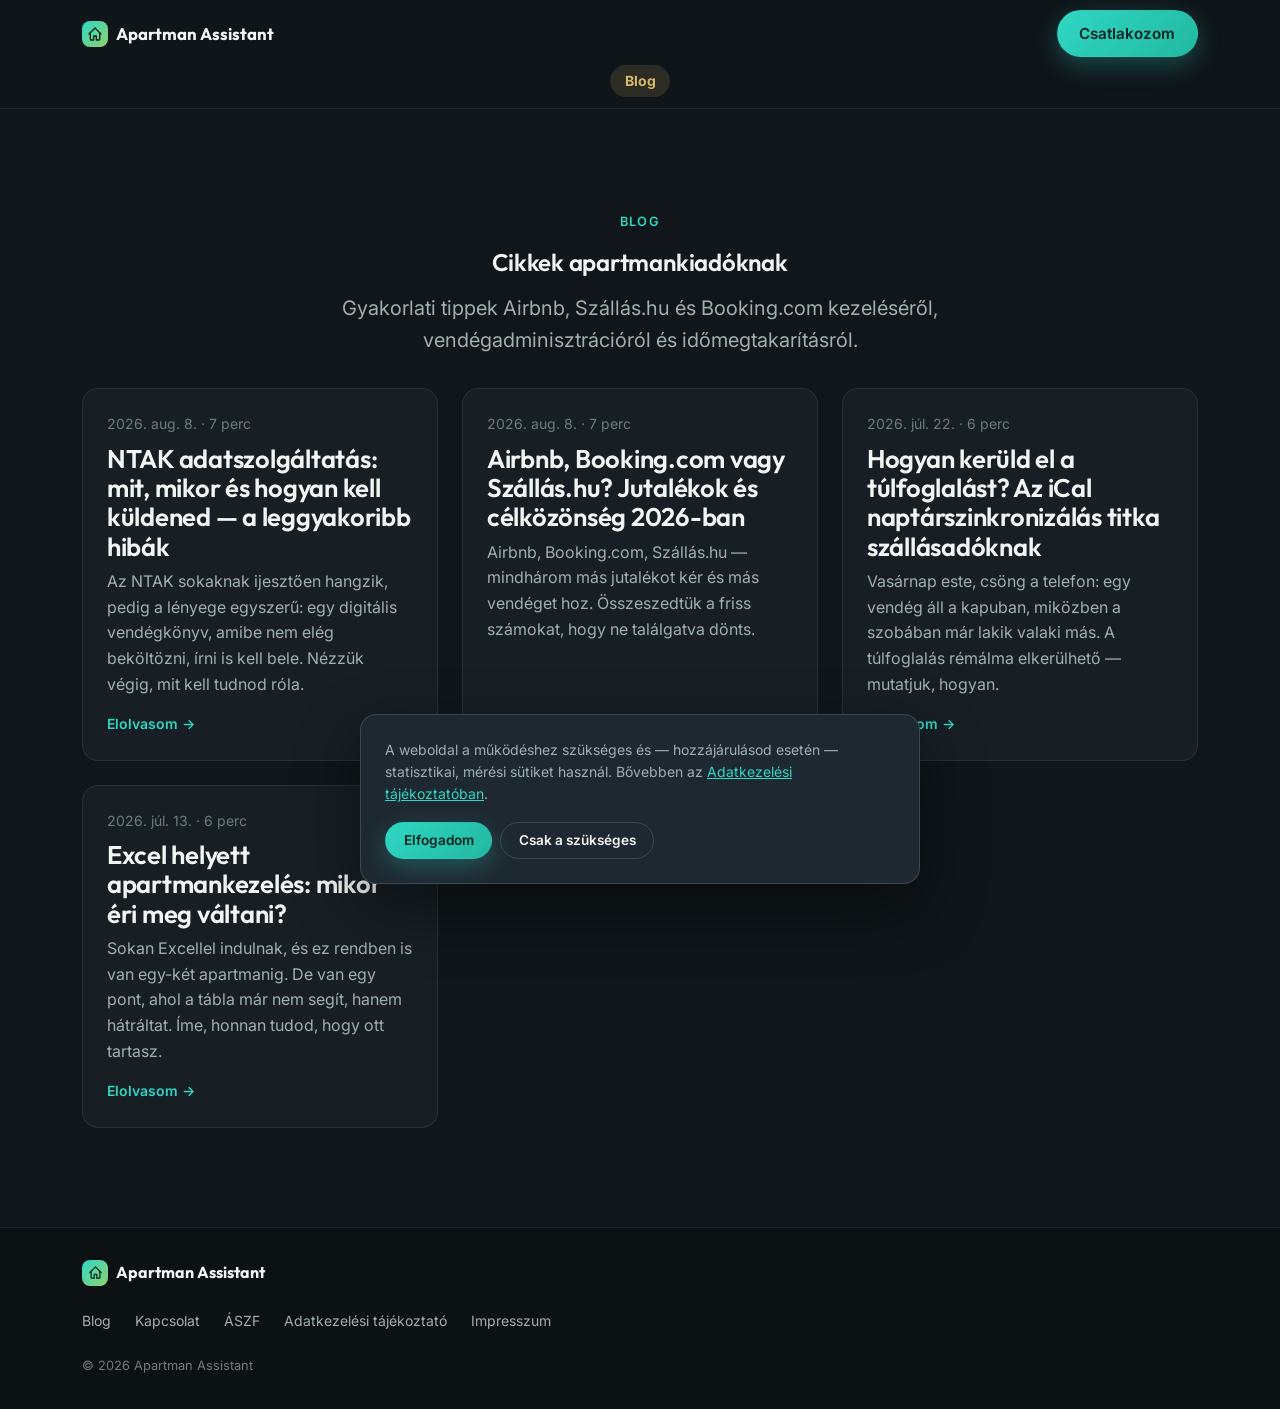
<file: blog/index.html>
<!DOCTYPE html>
<html lang="hu">
<head>
<meta charset="UTF-8" />
<meta name="viewport" content="width=device-width, initial-scale=1, viewport-fit=cover" />

<title>Blog — Apartman Assistant</title>
<meta name="description" content="Cikkek apartmankiadásról, Airbnb és Szállás.hu kezelésről, vendégkommunikációról és adminisztrációról." />
<link rel="canonical" href="https://apartmanassistant.hu/blog" />
<meta name="robots" content="index, follow" />
<meta name="theme-color" content="#10161a" />
<link rel="icon" href="/favicon.png" type="image/png" sizes="192x192" />
<link rel="apple-touch-icon" href="/assets/apple-touch-icon.png" />

<meta property="og:type" content="website" />
<meta property="og:site_name" content="Apartman Assistant" />
<meta property="og:title" content="Blog — Apartman Assistant" />
<meta property="og:description" content="Cikkek apartmankiadásról, Airbnb és Szállás.hu kezelésről, vendégkommunikációról és adminisztrációról." />
<meta property="og:url" content="https://apartmanassistant.hu/blog" />
<meta property="og:locale" content="hu_HU" />
<meta property="og:image" content="https://apartmanassistant.hu/assets/og-image.jpg" />

<link rel="preconnect" href="https://fonts.googleapis.com" />
<link rel="preconnect" href="https://fonts.gstatic.com" crossorigin />
<link href="https://fonts.googleapis.com/css2?family=Outfit:wght@500;600;700&family=Inter:wght@400;500;600;700&display=swap" rel="stylesheet" />
<link rel="stylesheet" href="/style.css" />
</head>
<body>
<svg style="display:none">
  <symbol id="icon-home" viewBox="0 0 24 24" fill="none" stroke="currentColor" stroke-width="2" stroke-linecap="round" stroke-linejoin="round">
    <path d="M3 12l9-9 9 9"/><path d="M5 10v10a1 1 0 0 0 1 1h4v-6h4v6h4a1 1 0 0 0 1-1V10"/>
  </symbol>
</svg>
<header class="site-header" data-block="header">
  <div class="container site-header__inner">
    <div class="site-header__top">
      <a class="logo" href="/" aria-label="Apartman Assistant — kezdőlap">
        <span class="logo__mark"><svg viewBox="0 0 24 24"><use href="#icon-home"/></svg></span>
        Apartman Assistant
      </a>
      <a class="btn btn-primary" href="/#cta" data-cta="header">
        Csatlakozom
      </a>
    </div>
    <a class="header-nav-link" href="/blog">Blog</a>
  </div>
</header>

<main id="main">
<section class="section">
  <div class="container">
    <div class="section-head section-head--center">
      <p class="eyebrow">Blog</p>
      <h1>Cikkek apartmankiadóknak</h1>
      <p class="lead">Gyakorlati tippek Airbnb, Szállás.hu és Booking.com kezeléséről, vendégadminisztrációról és időmegtakarításról.</p>
    </div>
    <div class="blog-grid">
      <a class="blog-card" href="/blog/ntak-adatszolgaltatas-magyarazat-szallasadoknak">
        <p class="blog-card__meta">2026. aug. 8. · 7 perc</p>
        <h2 class="blog-card__title">NTAK adatszolgáltatás: mit, mikor és hogyan kell küldened — a leggyakoribb hibák</h2>
        <p class="blog-card__excerpt">Az NTAK sokaknak ijesztően hangzik, pedig a lényege egyszerű: egy digitális vendégkönyv, amibe nem elég beköltözni, írni is kell bele. Nézzük végig, mit kell tudnod róla.</p>
        <span class="blog-card__link">Elolvasom →</span>
      </a>
      <a class="blog-card" href="/blog/airbnb-booking-szallashu-jutalek-osszehasonlitas">
        <p class="blog-card__meta">2026. aug. 8. · 7 perc</p>
        <h2 class="blog-card__title">Airbnb, Booking.com vagy Szállás.hu? Jutalékok és célközönség 2026-ban</h2>
        <p class="blog-card__excerpt">Airbnb, Booking.com, Szállás.hu — mindhárom más jutalékot kér és más vendéget hoz. Összeszedtük a friss számokat, hogy ne találgatva dönts.</p>
        <span class="blog-card__link">Elolvasom →</span>
      </a>
      <a class="blog-card" href="/blog/hogyan-keruld-el-a-tulfoglalast">
        <p class="blog-card__meta">2026. júl. 22. · 6 perc</p>
        <h2 class="blog-card__title">Hogyan kerüld el a túlfoglalást? Az iCal naptárszinkronizálás titka szállásadóknak</h2>
        <p class="blog-card__excerpt">Vasárnap este, csöng a telefon: egy vendég áll a kapuban, miközben a szobában már lakik valaki más. A túlfoglalás rémálma elkerülhető — mutatjuk, hogyan.</p>
        <span class="blog-card__link">Elolvasom →</span>
      </a>
      <a class="blog-card" href="/blog/excel-helyett-apartman-kezeles">
        <p class="blog-card__meta">2026. júl. 13. · 6 perc</p>
        <h2 class="blog-card__title">Excel helyett apartmankezelés: mikor éri meg váltani?</h2>
        <p class="blog-card__excerpt">Sokan Excellel indulnak, és ez rendben is van egy-két apartmanig. De van egy pont, ahol a tábla már nem segít, hanem hátráltat. Íme, honnan tudod, hogy ott tartasz.</p>
        <span class="blog-card__link">Elolvasom →</span>
      </a>
    </div>
  </div>
</section>
</main>

<footer class="site-footer" data-block="footer">
  <div class="container site-footer__inner">
    <div class="site-footer__brand">
      <span class="logo__mark" style="width:26px;height:26px">
        <svg viewBox="0 0 24 24" style="width:15px;height:15px"><use href="#icon-home"/></svg>
      </span>
      Apartman Assistant
    </div>
    <ul class="site-footer__links">
      <li><a href="/blog">Blog</a></li>
      <li><a href="/kapcsolat">Kapcsolat</a></li>
      <li><a href="/aszf">ÁSZF</a></li>
      <li><a href="/adatkezelesi-tajekoztato">Adatkezelési tájékoztató</a></li>
      <li><a href="/impresszum">Impresszum</a></li>
    </ul>
    <p class="site-footer__meta">© 2026 Apartman Assistant</p>
  </div>
</footer>
<div class="cookie-banner" id="cookie-banner" data-block="cookie-banner" role="dialog" aria-label="Cookie beállítások" aria-live="polite">
  <p>
    A weboldal a működéshez szükséges és — hozzájárulásod esetén — statisztikai,
    mérési sütiket használ. Bővebben az
    <a href="/adatkezelesi-tajekoztato">Adatkezelési tájékoztatóban</a>.
  </p>
  <div class="cookie-banner__actions">
    <button class="btn btn-primary" id="cookie-accept" type="button">Elfogadom</button>
    <button class="btn btn-ghost" id="cookie-reject" type="button">Csak a szükséges</button>
  </div>
</div>
<script src="/script.js" defer></script>
</body>
</html>
</file>
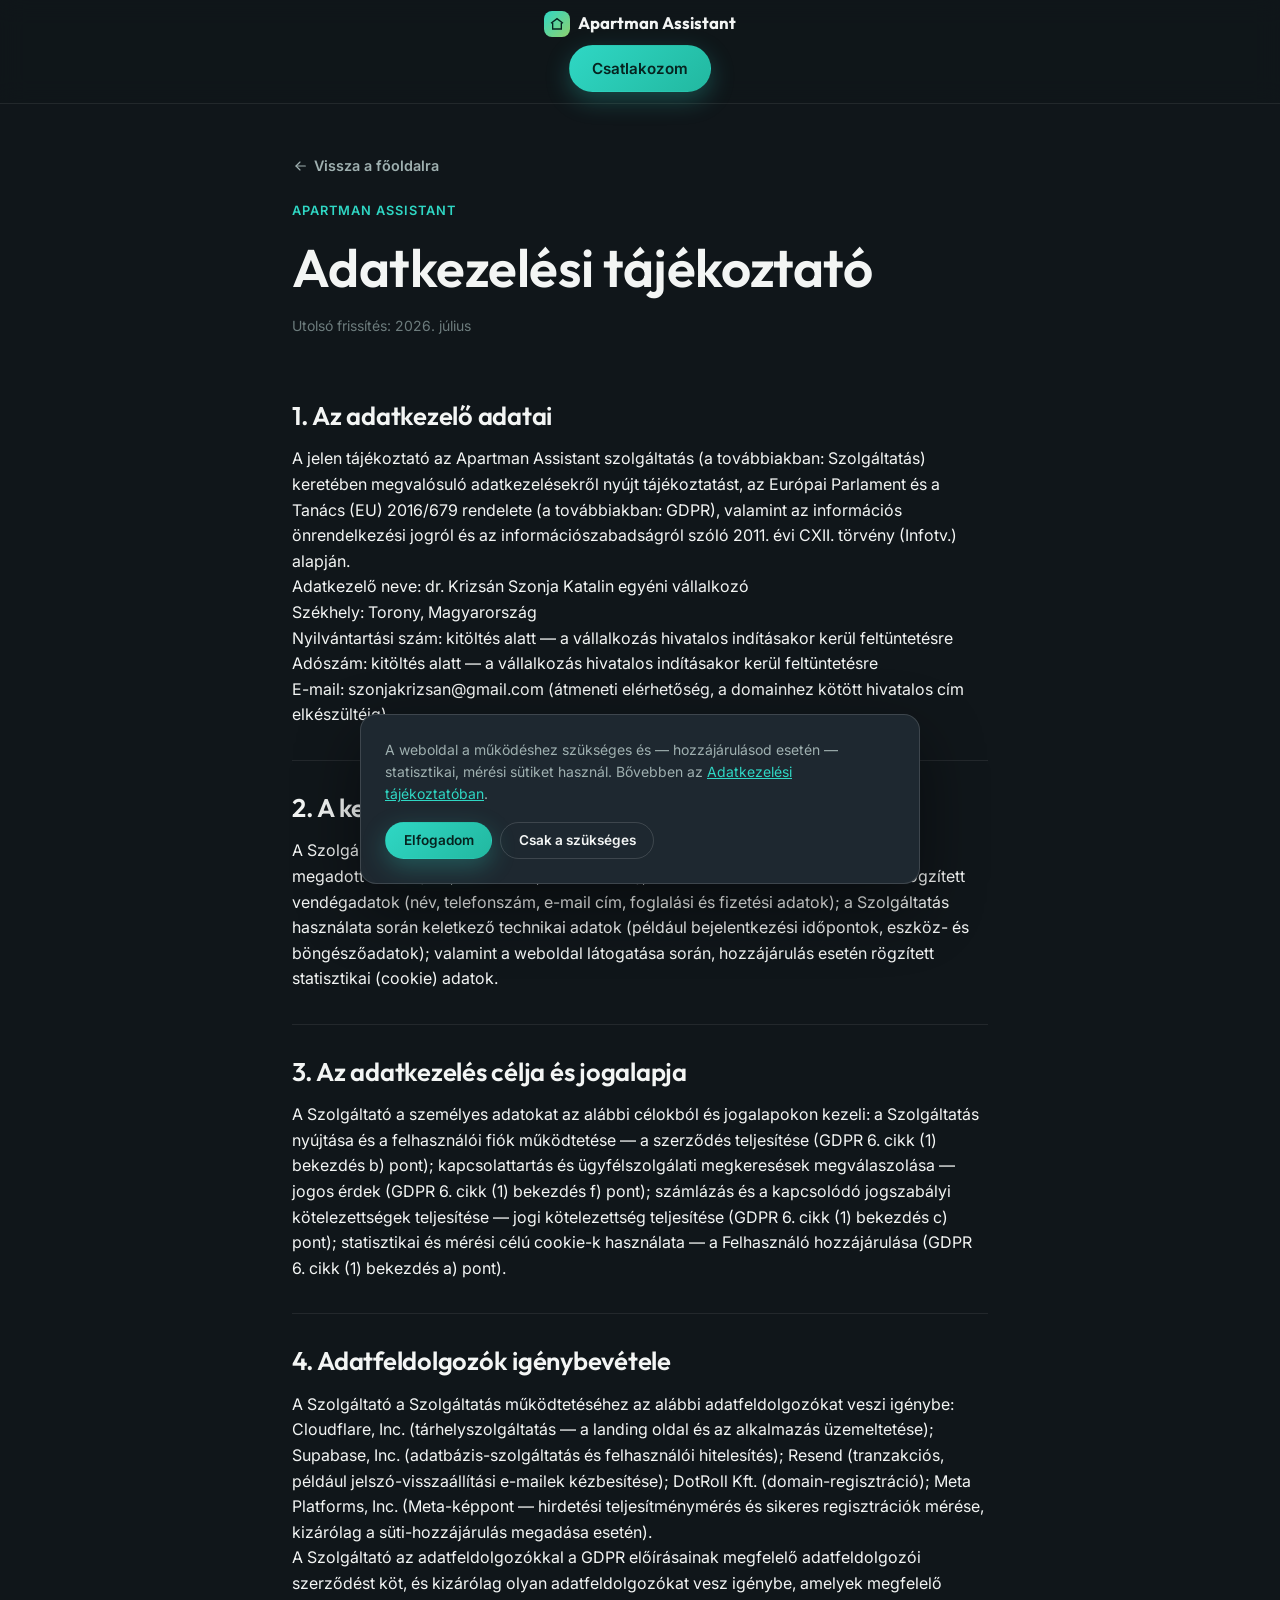
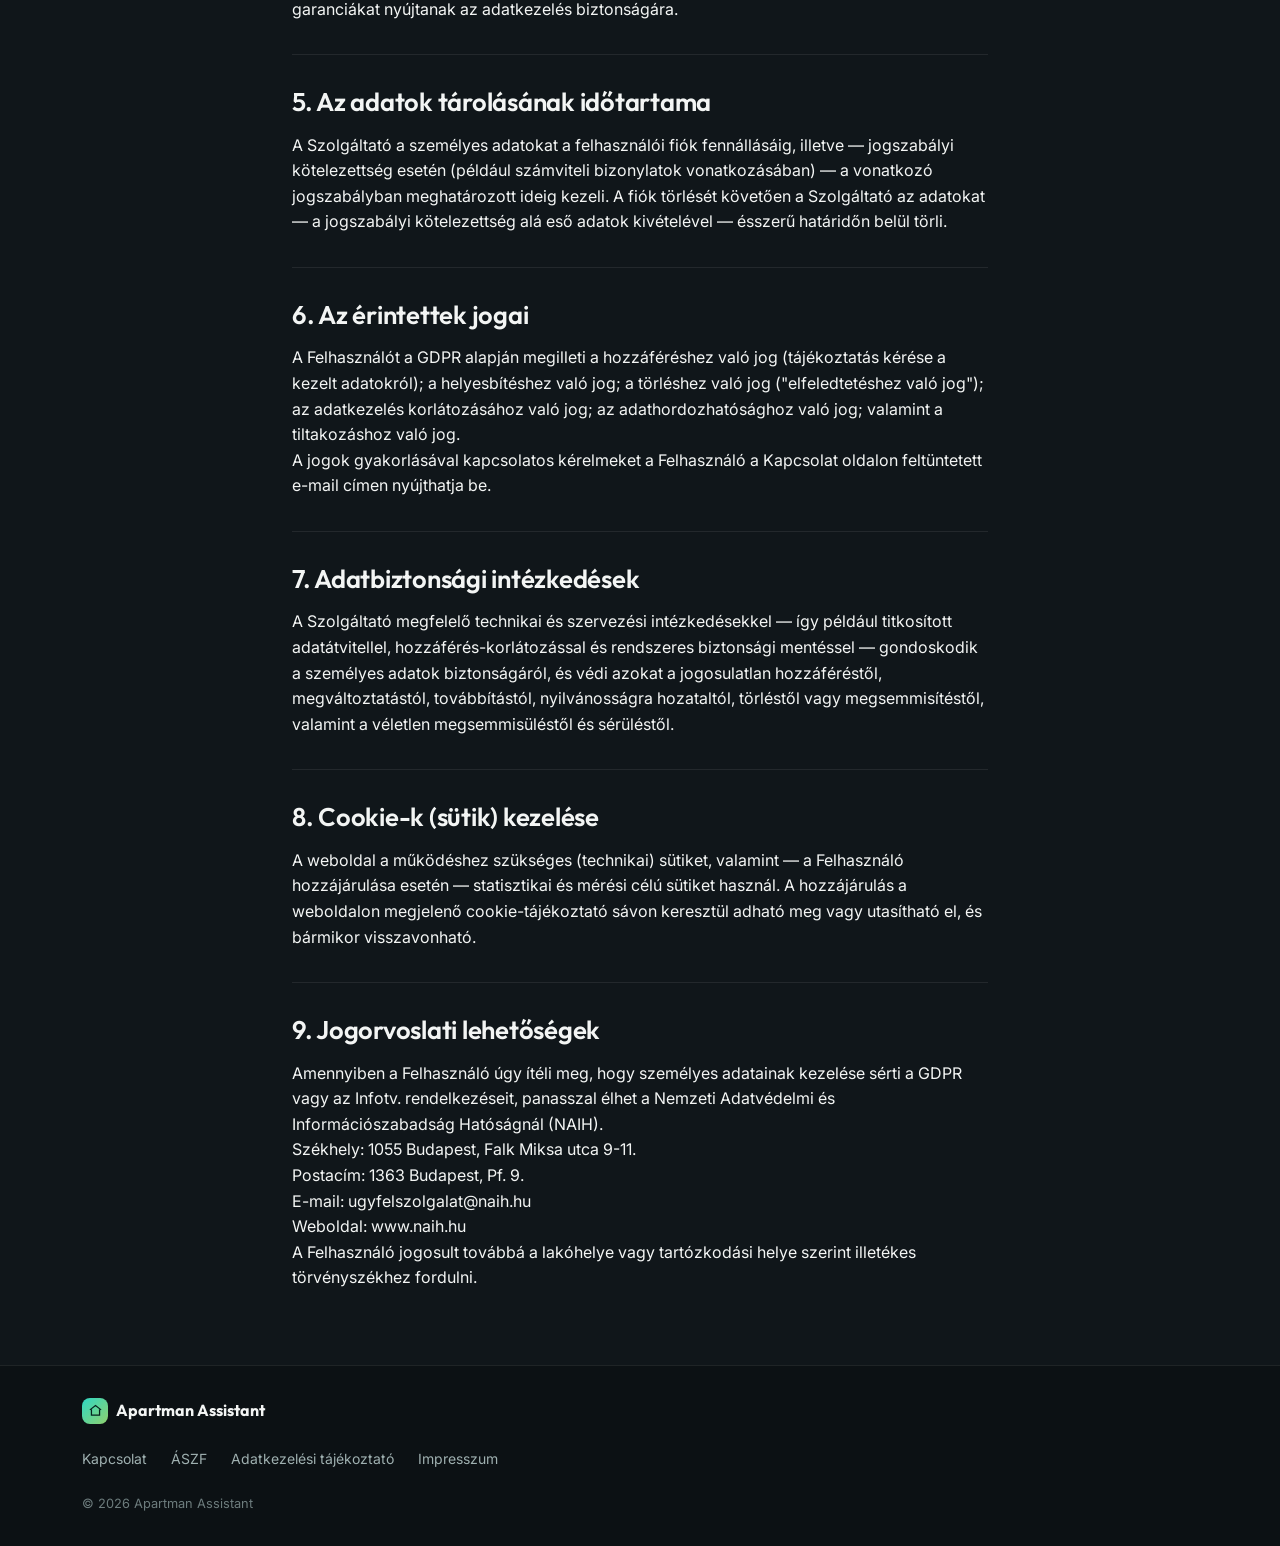
<file: adatkezelesi-tajekoztato.html>
<!DOCTYPE html>
<html lang="hu">
<head>
<meta charset="UTF-8" />
<meta name="viewport" content="width=device-width, initial-scale=1, viewport-fit=cover" />

<title>Adatkezelési tájékoztató — Apartman Assistant</title>
<meta name="description" content="Az Apartman Assistant adatkezelési tájékoztatója." />
<link rel="canonical" href="https://apartmanassistant.hu/adatkezelesi-tajekoztato" />
<!-- Amíg a végleges jogi szöveg nincs feltöltve, ne indexelje a kereső —
     ha bekerül a végleges tartalom, cseréld "index, follow"-ra. -->
<meta name="robots" content="index, follow" />
<meta name="theme-color" content="#10161a" />
<link rel="icon" href="/favicon.png" type="image/png" sizes="192x192" />
<link rel="icon" href="/assets/favicon-32.png" type="image/png" sizes="32x32" />
<link rel="apple-touch-icon" href="/assets/apple-touch-icon.png" />

<link rel="preconnect" href="https://fonts.googleapis.com" />
<link rel="preconnect" href="https://fonts.gstatic.com" crossorigin />
<link href="https://fonts.googleapis.com/css2?family=Outfit:wght@500;600;700&family=Inter:wght@400;500;600;700&display=swap" rel="stylesheet" />

<link rel="stylesheet" href="style.css" />
</head>

<body>
<a class="skip-link" href="#main">Ugrás a tartalomhoz</a>

<svg xmlns="http://www.w3.org/2000/svg" style="display:none">
  <defs>
    <symbol id="icon-calendar" viewBox="0 0 24 24"><rect x="3" y="4" width="18" height="18" rx="2"/><line x1="3" y1="10" x2="21" y2="10"/><line x1="8" y1="2" x2="8" y2="6"/><line x1="16" y1="2" x2="16" y2="6"/></symbol>
    <symbol id="icon-mail" viewBox="0 0 24 24"><rect x="2" y="4" width="20" height="16" rx="2"/><polyline points="2,6 12,13 22,6"/></symbol>
    <symbol id="icon-phone" viewBox="0 0 24 24"><path d="M6 3c-1.5 0-2.5 1-2.3 2.5.6 4.5 3.8 9.2 8.3 12.3 1.4 1 3.1 1.5 4.6.4l1.6-1.2c.6-.5.7-1.4.2-2l-2-2.4c-.5-.6-1.4-.7-2-.2l-1 .8c-2-1.4-3.7-3.1-5-5l.8-1c.5-.6.4-1.5-.2-2L6.8 3.3C6.5 3 6.2 3 6 3z"/></symbol>
    <symbol id="icon-message" viewBox="0 0 24 24"><rect x="3" y="4" width="18" height="13" rx="3"/><polyline points="8,17 6,21 11,17"/></symbol>
    <symbol id="icon-card" viewBox="0 0 24 24"><rect x="2" y="5" width="20" height="14" rx="2"/><line x1="2" y1="10" x2="22" y2="10"/><line x1="5.5" y1="15" x2="9.5" y2="15"/></symbol>
    <symbol id="icon-check" viewBox="0 0 24 24"><circle cx="12" cy="12" r="9"/><polyline points="8,12.5 10.5,15 16,9"/></symbol>
    <symbol id="icon-home" viewBox="0 0 24 24"><polyline points="3,11 12,4 21,11"/><path d="M5.5 10v9.5h13V10"/></symbol>
    <symbol id="icon-key" viewBox="0 0 24 24"><circle cx="8" cy="15" r="4"/><line x1="11" y1="12" x2="20" y2="3"/><line x1="16" y1="7" x2="18.5" y2="9.5"/></symbol>
    <symbol id="icon-shield" viewBox="0 0 24 24"><path d="M12 2l8 4v6c0 5-3.5 8.5-8 10-4.5-1.5-8-5-8-10V6l8-4z"/><polyline points="8.5,12 11,14.5 15.5,9"/></symbol>
    <symbol id="icon-search" viewBox="0 0 24 24"><circle cx="11" cy="11" r="7"/><line x1="21" y1="21" x2="16.65" y2="16.65"/></symbol>
    <symbol id="icon-users" viewBox="0 0 24 24"><circle cx="9" cy="8" r="3.2"/><path d="M3.2 20c0-3.3 2.6-6 5.8-6s5.8 2.7 5.8 6"/><circle cx="17.5" cy="9" r="2.4"/><path d="M15.2 14.3c2.4.4 4.2 2.6 4.2 5.4"/></symbol>
    <symbol id="icon-heart" viewBox="0 0 24 24"><path d="M12 21s-7-4.5-9.5-9C.7 8 2 4 6 4c2 0 4 1.3 6 4 2-2.7 4-4 6-4 4 0 5.3 4 3.5 8-2.5 4.5-9.5 9-9.5 9z"/></symbol>
    <symbol id="icon-chevron-down" viewBox="0 0 24 24"><polyline points="6,9 12,15 18,9"/></symbol>
    <symbol id="icon-arrow-right" viewBox="0 0 24 24"><line x1="4" y1="12" x2="18" y2="12"/><polyline points="12,6 18,12 12,18"/></symbol>
    <symbol id="icon-smartphone" viewBox="0 0 24 24"><rect x="6" y="2" width="12" height="20" rx="2"/><line x1="11" y1="18.5" x2="13" y2="18.5"/></symbol>
    <symbol id="icon-sparkle" viewBox="0 0 24 24"><path d="M12 3l1.8 4.9L19 9.7l-4.9 1.8L12 16.4l-1.8-4.9L5 9.7l4.9-1.8L12 3z"/><path d="M19 15l.7 2 2 .7-2 .7-.7 2-.7-2-2-.7 2-.7z"/></symbol>
    <symbol id="icon-bell" viewBox="0 0 24 24"><path d="M6 8a6 6 0 1 1 12 0c0 4 1.5 6 1.5 6h-15S6 12 6 8z"/><path d="M9.5 18a2.5 2.5 0 0 0 5 0"/></symbol>
    <symbol id="icon-grid" viewBox="0 0 24 24"><rect x="3" y="3" width="8" height="8" rx="1.5"/><rect x="13" y="3" width="8" height="8" rx="1.5"/><rect x="3" y="13" width="8" height="8" rx="1.5"/><rect x="13" y="13" width="8" height="8" rx="1.5"/></symbol>
    <symbol id="icon-sliders" viewBox="0 0 24 24"><line x1="4" y1="6" x2="20" y2="6"/><circle cx="9" cy="6" r="2"/><line x1="4" y1="12" x2="20" y2="12"/><circle cx="15" cy="12" r="2"/><line x1="4" y1="18" x2="20" y2="18"/><circle cx="7" cy="18" r="2"/></symbol>
    <symbol id="icon-book" viewBox="0 0 24 24"><path d="M4 5a2 2 0 0 1 2-2h6v18H6a2 2 0 0 1-2-2V5z"/><path d="M20 5a2 2 0 0 0-2-2h-6v18h6a2 2 0 0 0 2-2V5z"/></symbol>
    <symbol id="icon-image" viewBox="0 0 24 24"><rect x="3" y="3" width="18" height="18" rx="2"/><circle cx="8.5" cy="8.5" r="1.6"/><polyline points="21,15 16,10 5,21"/></symbol>
    <symbol id="icon-zap" viewBox="0 0 24 24"><polygon points="13,2 3,14 12,14 11,22 21,10 12,10"/></symbol>
  </defs>
</svg>

<!-- ==========================================================================
     BLOKK: HEADER
     ========================================================================== -->
<header class="site-header" data-block="header">
  <div class="container site-header__inner">
    <a class="logo" href="index.html" aria-label="Apartman Assistant — kezdőlap">
      <span class="logo__mark"><svg viewBox="0 0 24 24"><use href="#icon-home"/></svg></span>
      Apartman Assistant
    </a>
    <a class="btn btn-primary" href="index.html#cta" data-cta="header">
      Csatlakozom
    </a>
  </div>
</header>

<main id="main">
<section class="section legal-page">
  <div class="container" style="max-width: 760px;">
    <a class="legal-back-link" href="index.html">
      <svg class="icon"><use href="#icon-arrow-right"/></svg>
      Vissza a főoldalra
    </a>

    <span class="legal-page__eyebrow">Apartman Assistant</span>
    <h1>Adatkezelési tájékoztató</h1>
    <p class="legal-page__updated">Utolsó frissítés: 2026. július</p>

    <div class="legal-section">
      <h2>1. Az adatkezelő adatai</h2>
      <p>A jelen tájékoztató az Apartman Assistant szolgáltatás (a továbbiakban: Szolgáltatás) keretében megvalósuló adatkezelésekről nyújt tájékoztatást, az Európai Parlament és a Tanács (EU) 2016/679 rendelete (a továbbiakban: GDPR), valamint az információs önrendelkezési jogról és az információszabadságról szóló 2011. évi CXII. törvény (Infotv.) alapján.</p>
      <p>Adatkezelő neve: dr. Krizsán Szonja Katalin egyéni vállalkozó<br>Székhely: Torony, Magyarország<br>Nyilvántartási szám: kitöltés alatt — a vállalkozás hivatalos indításakor kerül feltüntetésre<br>Adószám: kitöltés alatt — a vállalkozás hivatalos indításakor kerül feltüntetésre<br>E-mail: szonjakrizsan@gmail.com (átmeneti elérhetőség, a domainhez kötött hivatalos cím elkészültéig)</p>
    </div>

    <div class="legal-section">
      <h2>2. A kezelt személyes adatok köre</h2>
      <p>A Szolgáltató az alábbi személyes adatokat kezeli: a Felhasználó regisztráció során megadott adatai (név, e-mail cím, telefonszám); a Felhasználó által a rendszerben rögzített vendégadatok (név, telefonszám, e-mail cím, foglalási és fizetési adatok); a Szolgáltatás használata során keletkező technikai adatok (például bejelentkezési időpontok, eszköz- és böngészőadatok); valamint a weboldal látogatása során, hozzájárulás esetén rögzített statisztikai (cookie) adatok.</p>
    </div>

    <div class="legal-section">
      <h2>3. Az adatkezelés célja és jogalapja</h2>
      <p>A Szolgáltató a személyes adatokat az alábbi célokból és jogalapokon kezeli: a Szolgáltatás nyújtása és a felhasználói fiók működtetése — a szerződés teljesítése (GDPR 6. cikk (1) bekezdés b) pont); kapcsolattartás és ügyfélszolgálati megkeresések megválaszolása — jogos érdek (GDPR 6. cikk (1) bekezdés f) pont); számlázás és a kapcsolódó jogszabályi kötelezettségek teljesítése — jogi kötelezettség teljesítése (GDPR 6. cikk (1) bekezdés c) pont); statisztikai és mérési célú cookie-k használata — a Felhasználó hozzájárulása (GDPR 6. cikk (1) bekezdés a) pont).</p>
    </div>

    <div class="legal-section">
      <h2>4. Adatfeldolgozók igénybevétele</h2>
      <p>A Szolgáltató a Szolgáltatás működtetéséhez az alábbi adatfeldolgozókat veszi igénybe: Cloudflare, Inc. (tárhelyszolgáltatás — a landing oldal és az alkalmazás üzemeltetése); Supabase, Inc. (adatbázis-szolgáltatás és felhasználói hitelesítés); Resend (tranzakciós, például jelszó-visszaállítási e-mailek kézbesítése); DotRoll Kft. (domain-regisztráció); Meta Platforms, Inc. (Meta-képpont — hirdetési teljesítménymérés és sikeres regisztrációk mérése, kizárólag a süti-hozzájárulás megadása esetén).</p>
      <p>A Szolgáltató az adatfeldolgozókkal a GDPR előírásainak megfelelő adatfeldolgozói szerződést köt, és kizárólag olyan adatfeldolgozókat vesz igénybe, amelyek megfelelő garanciákat nyújtanak az adatkezelés biztonságára.</p>
    </div>

    <div class="legal-section">
      <h2>5. Az adatok tárolásának időtartama</h2>
      <p>A Szolgáltató a személyes adatokat a felhasználói fiók fennállásáig, illetve — jogszabályi kötelezettség esetén (például számviteli bizonylatok vonatkozásában) — a vonatkozó jogszabályban meghatározott ideig kezeli. A fiók törlését követően a Szolgáltató az adatokat — a jogszabályi kötelezettség alá eső adatok kivételével — ésszerű határidőn belül törli.</p>
    </div>

    <div class="legal-section">
      <h2>6. Az érintettek jogai</h2>
      <p>A Felhasználót a GDPR alapján megilleti a hozzáféréshez való jog (tájékoztatás kérése a kezelt adatokról); a helyesbítéshez való jog; a törléshez való jog ("elfeledtetéshez való jog"); az adatkezelés korlátozásához való jog; az adathordozhatósághoz való jog; valamint a tiltakozáshoz való jog.</p>
      <p>A jogok gyakorlásával kapcsolatos kérelmeket a Felhasználó a Kapcsolat oldalon feltüntetett e-mail címen nyújthatja be.</p>
    </div>

    <div class="legal-section">
      <h2>7. Adatbiztonsági intézkedések</h2>
      <p>A Szolgáltató megfelelő technikai és szervezési intézkedésekkel — így például titkosított adatátvitellel, hozzáférés-korlátozással és rendszeres biztonsági mentéssel — gondoskodik a személyes adatok biztonságáról, és védi azokat a jogosulatlan hozzáféréstől, megváltoztatástól, továbbítástól, nyilvánosságra hozataltól, törléstől vagy megsemmisítéstől, valamint a véletlen megsemmisüléstől és sérüléstől.</p>
    </div>

    <div class="legal-section">
      <h2>8. Cookie-k (sütik) kezelése</h2>
      <p>A weboldal a működéshez szükséges (technikai) sütiket, valamint — a Felhasználó hozzájárulása esetén — statisztikai és mérési célú sütiket használ. A hozzájárulás a weboldalon megjelenő cookie-tájékoztató sávon keresztül adható meg vagy utasítható el, és bármikor visszavonható.</p>
    </div>

    <div class="legal-section">
      <h2>9. Jogorvoslati lehetőségek</h2>
      <p>Amennyiben a Felhasználó úgy ítéli meg, hogy személyes adatainak kezelése sérti a GDPR vagy az Infotv. rendelkezéseit, panasszal élhet a Nemzeti Adatvédelmi és Információszabadság Hatóságnál (NAIH).</p>
      <p>Székhely: 1055 Budapest, Falk Miksa utca 9-11.<br>Postacím: 1363 Budapest, Pf. 9.<br>E-mail: ugyfelszolgalat@naih.hu<br>Weboldal: www.naih.hu</p>
      <p>A Felhasználó jogosult továbbá a lakóhelye vagy tartózkodási helye szerint illetékes törvényszékhez fordulni.</p>
    </div>


  </div>
</section>
</main>

<footer class="site-footer" data-block="footer">
  <div class="container site-footer__inner">
    <div class="site-footer__brand">
      <span class="logo__mark" style="width:26px;height:26px">
        <svg viewBox="0 0 24 24" style="width:15px;height:15px"><use href="#icon-home"/></svg>
      </span>
      Apartman Assistant
    </div>
    <ul class="site-footer__links">
      <li><a href="/kapcsolat">Kapcsolat</a></li>
      <li><a href="/aszf">ÁSZF</a></li>
      <li><a href="/adatkezelesi-tajekoztato">Adatkezelési tájékoztató</a></li>
      <li><a href="/impresszum">Impresszum</a></li>
    </ul>
    <p class="site-footer__meta">© 2026 Apartman Assistant</p>
  </div>
</footer>

<div class="cookie-banner" id="cookie-banner" data-block="cookie-banner" role="dialog" aria-label="Cookie beállítások" aria-live="polite">
  <p>
    A weboldal a működéshez szükséges és — hozzájárulásod esetén — statisztikai,
    mérési sütiket használ. Bővebben az
    <a href="/adatkezelesi-tajekoztato">Adatkezelési tájékoztatóban</a>.
  </p>
  <div class="cookie-banner__actions">
    <button class="btn btn-primary" id="cookie-accept" type="button">Elfogadom</button>
    <button class="btn btn-ghost" id="cookie-reject" type="button">Csak a szükséges</button>
  </div>
</div>

<script src="script.js" defer></script>
</body>
</html>
</file>
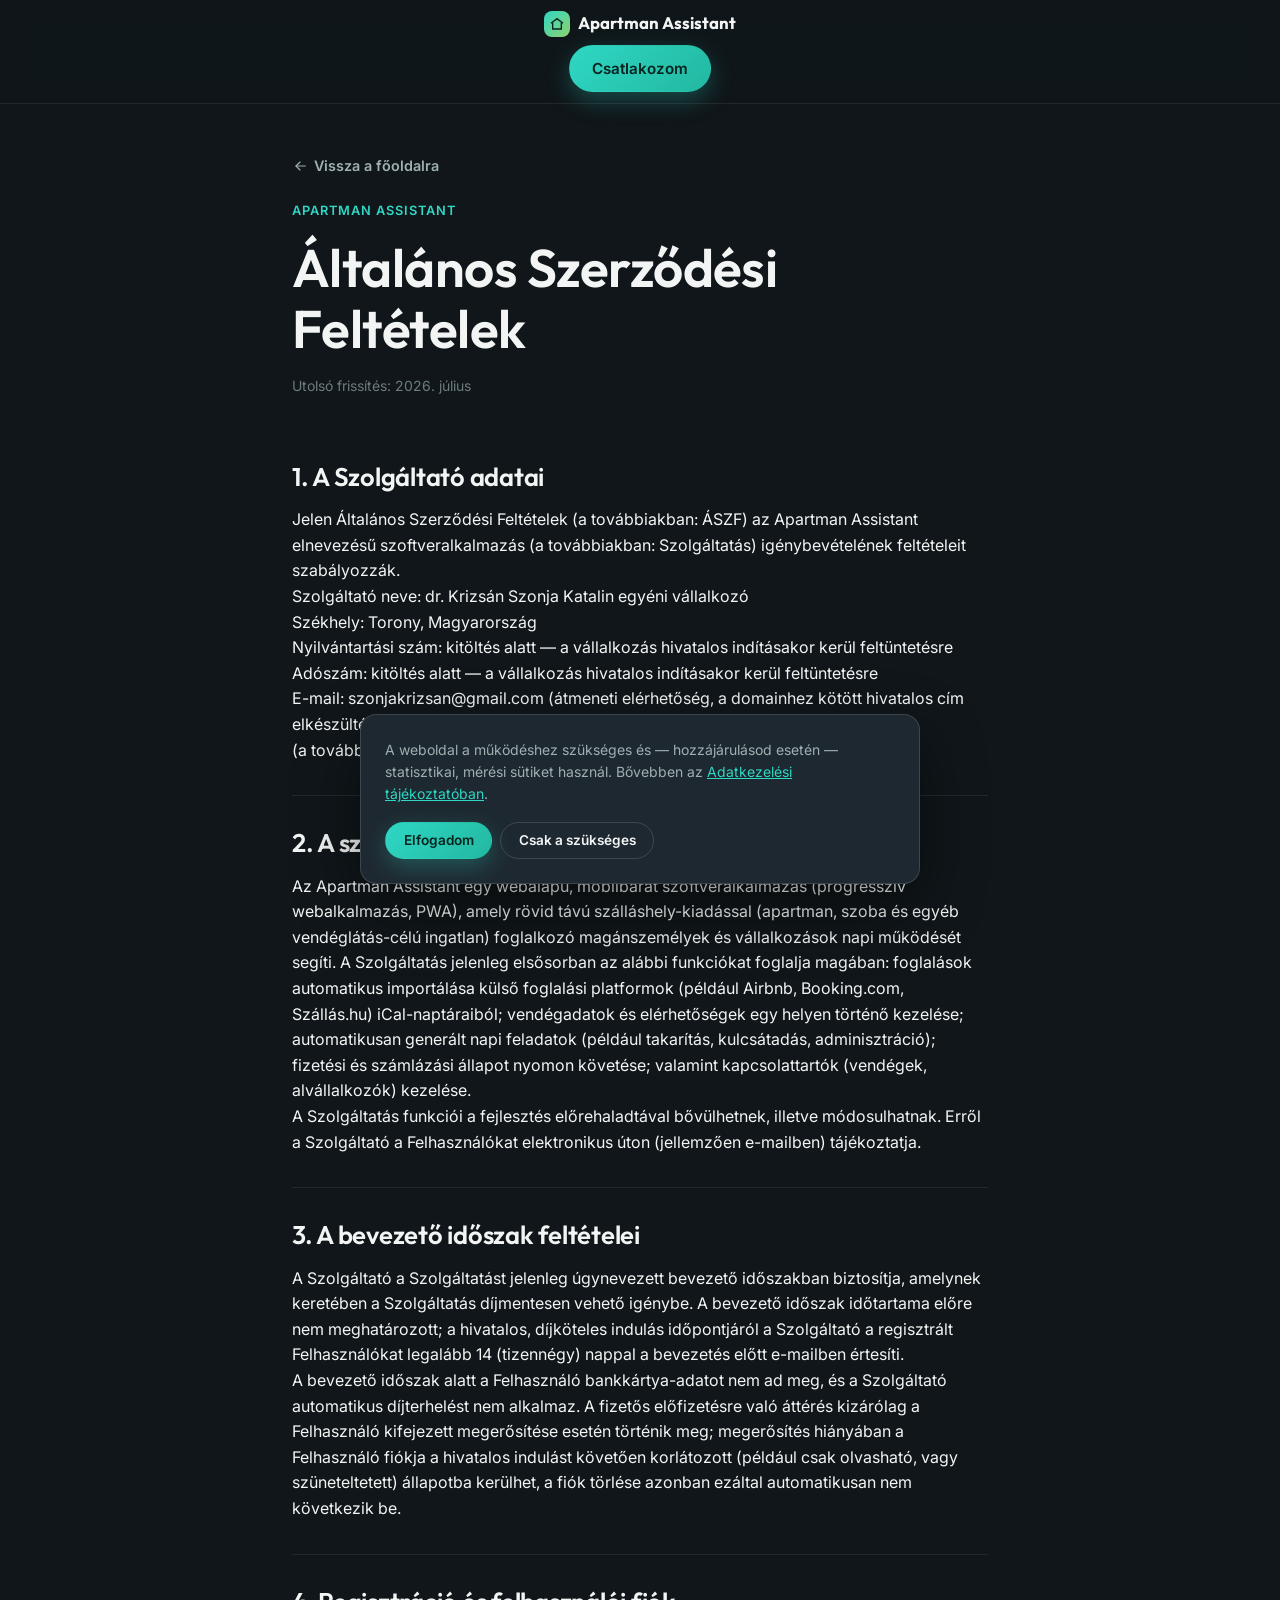
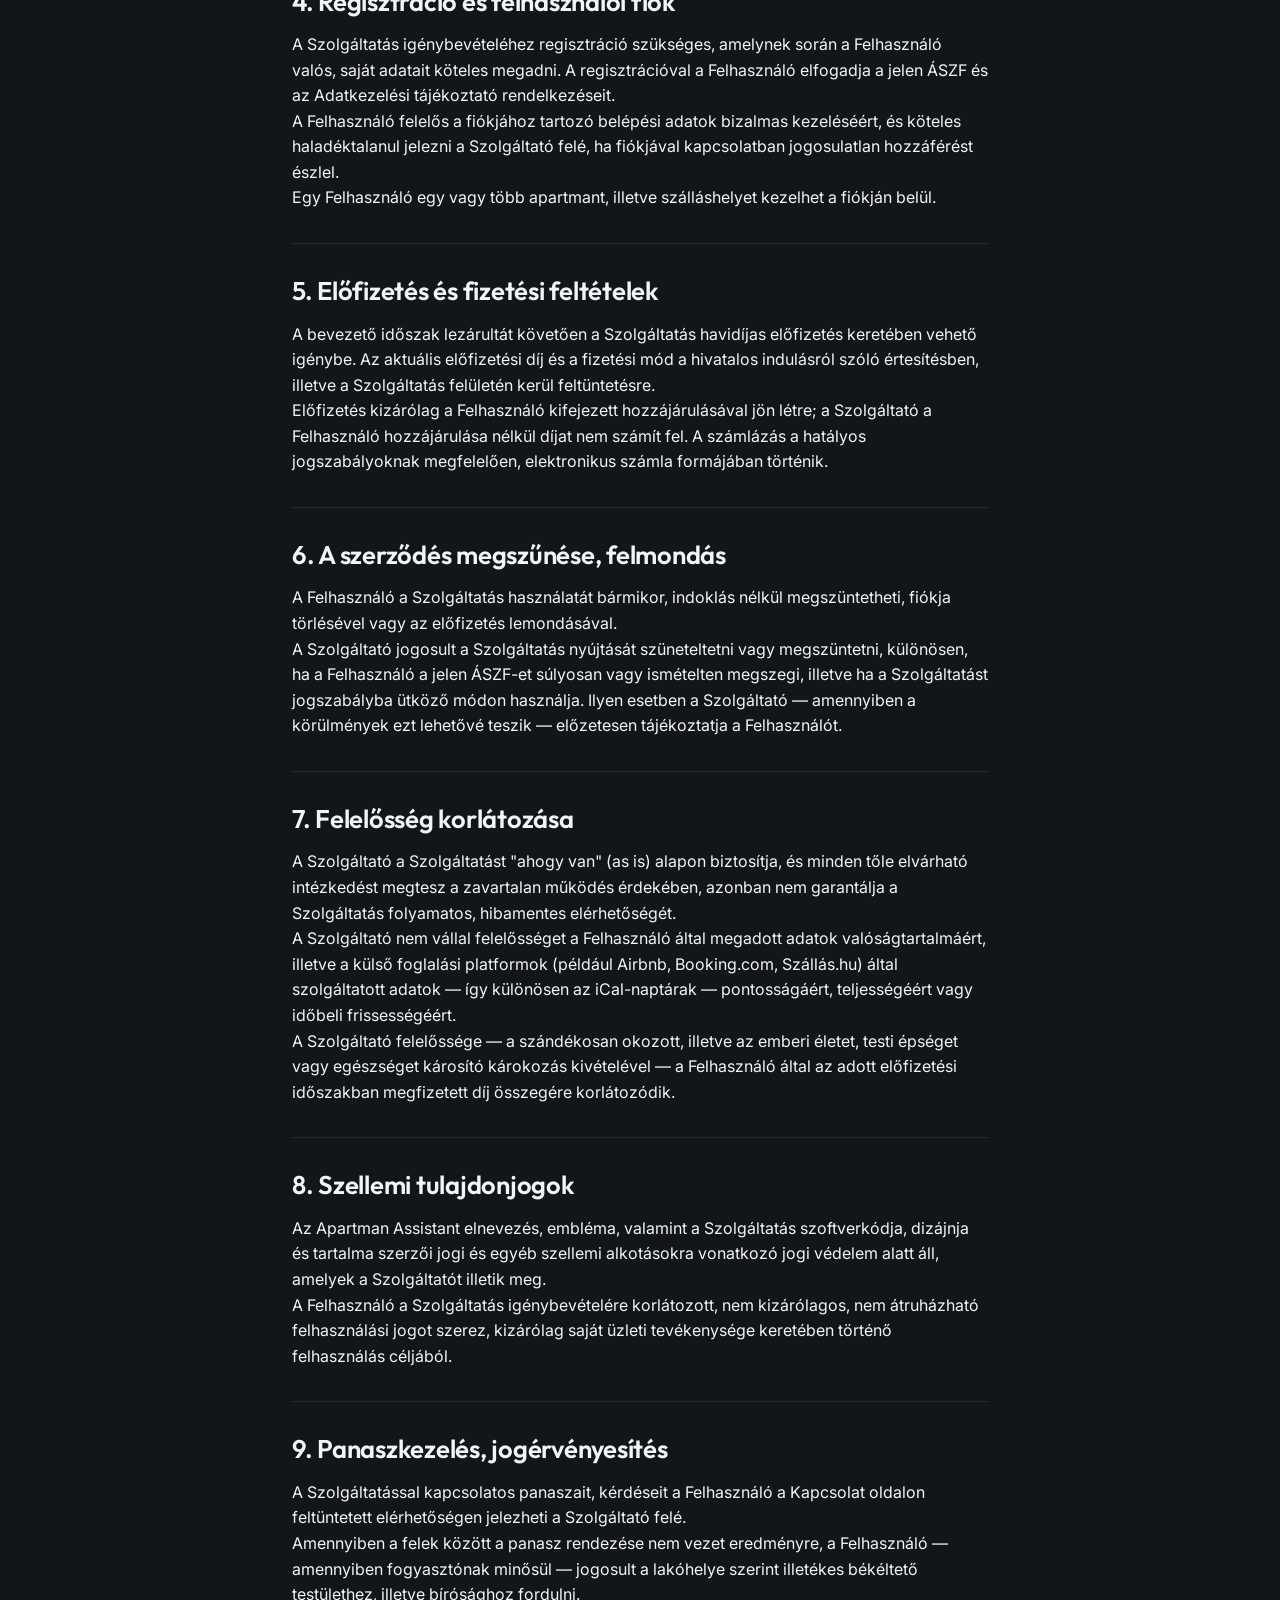
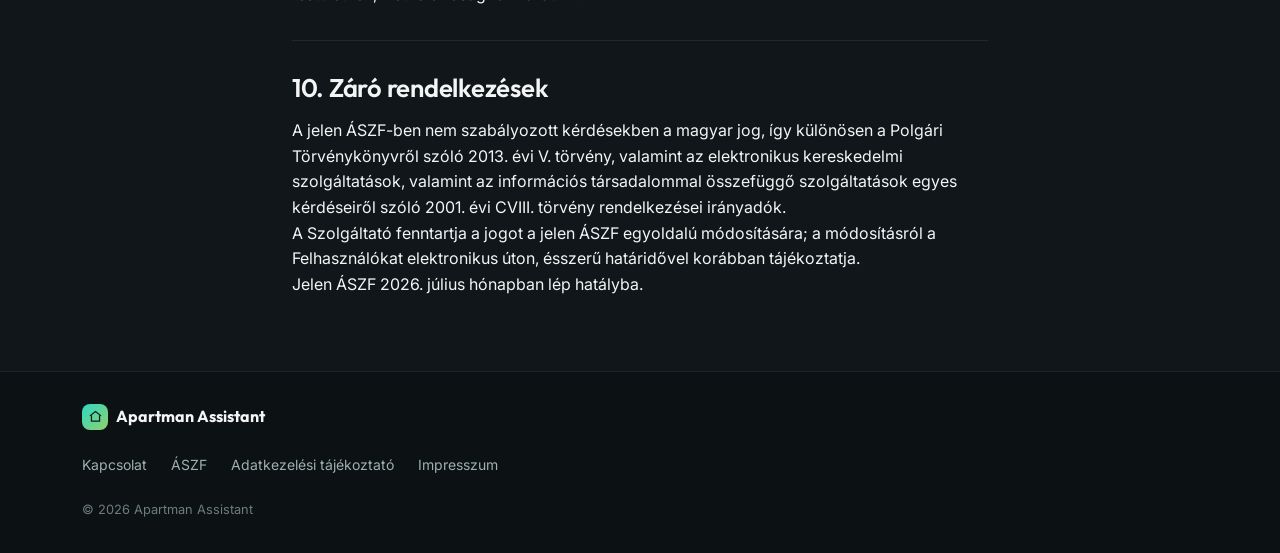
<file: aszf.html>
<!DOCTYPE html>
<html lang="hu">
<head>
<meta charset="UTF-8" />
<meta name="viewport" content="width=device-width, initial-scale=1, viewport-fit=cover" />

<title>Általános Szerződési Feltételek — Apartman Assistant</title>
<meta name="description" content="Az Apartman Assistant Általános Szerződési Feltételei." />
<link rel="canonical" href="https://apartmanassistant.hu/aszf" />
<!-- Amíg a végleges jogi szöveg nincs feltöltve, ne indexelje a kereső —
     ha bekerül a végleges tartalom, cseréld "index, follow"-ra. -->
<meta name="robots" content="index, follow" />
<meta name="theme-color" content="#10161a" />
<link rel="icon" href="/favicon.png" type="image/png" sizes="192x192" />
<link rel="icon" href="/assets/favicon-32.png" type="image/png" sizes="32x32" />
<link rel="apple-touch-icon" href="/assets/apple-touch-icon.png" />

<link rel="preconnect" href="https://fonts.googleapis.com" />
<link rel="preconnect" href="https://fonts.gstatic.com" crossorigin />
<link href="https://fonts.googleapis.com/css2?family=Outfit:wght@500;600;700&family=Inter:wght@400;500;600;700&display=swap" rel="stylesheet" />

<link rel="stylesheet" href="style.css" />
</head>

<body>
<a class="skip-link" href="#main">Ugrás a tartalomhoz</a>

<svg xmlns="http://www.w3.org/2000/svg" style="display:none">
  <defs>
    <symbol id="icon-calendar" viewBox="0 0 24 24"><rect x="3" y="4" width="18" height="18" rx="2"/><line x1="3" y1="10" x2="21" y2="10"/><line x1="8" y1="2" x2="8" y2="6"/><line x1="16" y1="2" x2="16" y2="6"/></symbol>
    <symbol id="icon-mail" viewBox="0 0 24 24"><rect x="2" y="4" width="20" height="16" rx="2"/><polyline points="2,6 12,13 22,6"/></symbol>
    <symbol id="icon-phone" viewBox="0 0 24 24"><path d="M6 3c-1.5 0-2.5 1-2.3 2.5.6 4.5 3.8 9.2 8.3 12.3 1.4 1 3.1 1.5 4.6.4l1.6-1.2c.6-.5.7-1.4.2-2l-2-2.4c-.5-.6-1.4-.7-2-.2l-1 .8c-2-1.4-3.7-3.1-5-5l.8-1c.5-.6.4-1.5-.2-2L6.8 3.3C6.5 3 6.2 3 6 3z"/></symbol>
    <symbol id="icon-message" viewBox="0 0 24 24"><rect x="3" y="4" width="18" height="13" rx="3"/><polyline points="8,17 6,21 11,17"/></symbol>
    <symbol id="icon-card" viewBox="0 0 24 24"><rect x="2" y="5" width="20" height="14" rx="2"/><line x1="2" y1="10" x2="22" y2="10"/><line x1="5.5" y1="15" x2="9.5" y2="15"/></symbol>
    <symbol id="icon-check" viewBox="0 0 24 24"><circle cx="12" cy="12" r="9"/><polyline points="8,12.5 10.5,15 16,9"/></symbol>
    <symbol id="icon-home" viewBox="0 0 24 24"><polyline points="3,11 12,4 21,11"/><path d="M5.5 10v9.5h13V10"/></symbol>
    <symbol id="icon-key" viewBox="0 0 24 24"><circle cx="8" cy="15" r="4"/><line x1="11" y1="12" x2="20" y2="3"/><line x1="16" y1="7" x2="18.5" y2="9.5"/></symbol>
    <symbol id="icon-shield" viewBox="0 0 24 24"><path d="M12 2l8 4v6c0 5-3.5 8.5-8 10-4.5-1.5-8-5-8-10V6l8-4z"/><polyline points="8.5,12 11,14.5 15.5,9"/></symbol>
    <symbol id="icon-search" viewBox="0 0 24 24"><circle cx="11" cy="11" r="7"/><line x1="21" y1="21" x2="16.65" y2="16.65"/></symbol>
    <symbol id="icon-users" viewBox="0 0 24 24"><circle cx="9" cy="8" r="3.2"/><path d="M3.2 20c0-3.3 2.6-6 5.8-6s5.8 2.7 5.8 6"/><circle cx="17.5" cy="9" r="2.4"/><path d="M15.2 14.3c2.4.4 4.2 2.6 4.2 5.4"/></symbol>
    <symbol id="icon-heart" viewBox="0 0 24 24"><path d="M12 21s-7-4.5-9.5-9C.7 8 2 4 6 4c2 0 4 1.3 6 4 2-2.7 4-4 6-4 4 0 5.3 4 3.5 8-2.5 4.5-9.5 9-9.5 9z"/></symbol>
    <symbol id="icon-chevron-down" viewBox="0 0 24 24"><polyline points="6,9 12,15 18,9"/></symbol>
    <symbol id="icon-arrow-right" viewBox="0 0 24 24"><line x1="4" y1="12" x2="18" y2="12"/><polyline points="12,6 18,12 12,18"/></symbol>
    <symbol id="icon-smartphone" viewBox="0 0 24 24"><rect x="6" y="2" width="12" height="20" rx="2"/><line x1="11" y1="18.5" x2="13" y2="18.5"/></symbol>
    <symbol id="icon-sparkle" viewBox="0 0 24 24"><path d="M12 3l1.8 4.9L19 9.7l-4.9 1.8L12 16.4l-1.8-4.9L5 9.7l4.9-1.8L12 3z"/><path d="M19 15l.7 2 2 .7-2 .7-.7 2-.7-2-2-.7 2-.7z"/></symbol>
    <symbol id="icon-bell" viewBox="0 0 24 24"><path d="M6 8a6 6 0 1 1 12 0c0 4 1.5 6 1.5 6h-15S6 12 6 8z"/><path d="M9.5 18a2.5 2.5 0 0 0 5 0"/></symbol>
    <symbol id="icon-grid" viewBox="0 0 24 24"><rect x="3" y="3" width="8" height="8" rx="1.5"/><rect x="13" y="3" width="8" height="8" rx="1.5"/><rect x="3" y="13" width="8" height="8" rx="1.5"/><rect x="13" y="13" width="8" height="8" rx="1.5"/></symbol>
    <symbol id="icon-sliders" viewBox="0 0 24 24"><line x1="4" y1="6" x2="20" y2="6"/><circle cx="9" cy="6" r="2"/><line x1="4" y1="12" x2="20" y2="12"/><circle cx="15" cy="12" r="2"/><line x1="4" y1="18" x2="20" y2="18"/><circle cx="7" cy="18" r="2"/></symbol>
    <symbol id="icon-book" viewBox="0 0 24 24"><path d="M4 5a2 2 0 0 1 2-2h6v18H6a2 2 0 0 1-2-2V5z"/><path d="M20 5a2 2 0 0 0-2-2h-6v18h6a2 2 0 0 0 2-2V5z"/></symbol>
    <symbol id="icon-image" viewBox="0 0 24 24"><rect x="3" y="3" width="18" height="18" rx="2"/><circle cx="8.5" cy="8.5" r="1.6"/><polyline points="21,15 16,10 5,21"/></symbol>
    <symbol id="icon-zap" viewBox="0 0 24 24"><polygon points="13,2 3,14 12,14 11,22 21,10 12,10"/></symbol>
  </defs>
</svg>

<!-- ==========================================================================
     BLOKK: HEADER
     ========================================================================== -->
<header class="site-header" data-block="header">
  <div class="container site-header__inner">
    <a class="logo" href="index.html" aria-label="Apartman Assistant — kezdőlap">
      <span class="logo__mark"><svg viewBox="0 0 24 24"><use href="#icon-home"/></svg></span>
      Apartman Assistant
    </a>
    <a class="btn btn-primary" href="index.html#cta" data-cta="header">
      Csatlakozom
    </a>
  </div>
</header>

<main id="main">
<section class="section legal-page">
  <div class="container" style="max-width: 760px;">
    <a class="legal-back-link" href="index.html">
      <svg class="icon"><use href="#icon-arrow-right"/></svg>
      Vissza a főoldalra
    </a>

    <span class="legal-page__eyebrow">Apartman Assistant</span>
    <h1>Általános Szerződési Feltételek</h1>
    <p class="legal-page__updated">Utolsó frissítés: 2026. július</p>

    <div class="legal-section">
      <h2>1. A Szolgáltató adatai</h2>
      <p>Jelen Általános Szerződési Feltételek (a továbbiakban: ÁSZF) az Apartman Assistant elnevezésű szoftveralkalmazás (a továbbiakban: Szolgáltatás) igénybevételének feltételeit szabályozzák.</p>
      <p>Szolgáltató neve: dr. Krizsán Szonja Katalin egyéni vállalkozó<br>Székhely: Torony, Magyarország<br>Nyilvántartási szám: kitöltés alatt — a vállalkozás hivatalos indításakor kerül feltüntetésre<br>Adószám: kitöltés alatt — a vállalkozás hivatalos indításakor kerül feltüntetésre<br>E-mail: szonjakrizsan@gmail.com (átmeneti elérhetőség, a domainhez kötött hivatalos cím elkészültéig)<br>(a továbbiakban: Szolgáltató)</p>
    </div>

    <div class="legal-section">
      <h2>2. A szolgáltatás tárgya</h2>
      <p>Az Apartman Assistant egy webalapú, mobilbarát szoftveralkalmazás (progresszív webalkalmazás, PWA), amely rövid távú szálláshely-kiadással (apartman, szoba és egyéb vendéglátás-célú ingatlan) foglalkozó magánszemélyek és vállalkozások napi működését segíti. A Szolgáltatás jelenleg elsősorban az alábbi funkciókat foglalja magában: foglalások automatikus importálása külső foglalási platformok (például Airbnb, Booking.com, Szállás.hu) iCal-naptáraiból; vendégadatok és elérhetőségek egy helyen történő kezelése; automatikusan generált napi feladatok (például takarítás, kulcsátadás, adminisztráció); fizetési és számlázási állapot nyomon követése; valamint kapcsolattartók (vendégek, alvállalkozók) kezelése.</p>
      <p>A Szolgáltatás funkciói a fejlesztés előrehaladtával bővülhetnek, illetve módosulhatnak. Erről a Szolgáltató a Felhasználókat elektronikus úton (jellemzően e-mailben) tájékoztatja.</p>
    </div>

    <div class="legal-section">
      <h2>3. A bevezető időszak feltételei</h2>
      <p>A Szolgáltató a Szolgáltatást jelenleg úgynevezett bevezető időszakban biztosítja, amelynek keretében a Szolgáltatás díjmentesen vehető igénybe. A bevezető időszak időtartama előre nem meghatározott; a hivatalos, díjköteles indulás időpontjáról a Szolgáltató a regisztrált Felhasználókat legalább 14 (tizennégy) nappal a bevezetés előtt e-mailben értesíti.</p>
      <p>A bevezető időszak alatt a Felhasználó bankkártya-adatot nem ad meg, és a Szolgáltató automatikus díjterhelést nem alkalmaz. A fizetős előfizetésre való áttérés kizárólag a Felhasználó kifejezett megerősítése esetén történik meg; megerősítés hiányában a Felhasználó fiókja a hivatalos indulást követően korlátozott (például csak olvasható, vagy szüneteltetett) állapotba kerülhet, a fiók törlése azonban ezáltal automatikusan nem következik be.</p>
    </div>

    <div class="legal-section">
      <h2>4. Regisztráció és felhasználói fiók</h2>
      <p>A Szolgáltatás igénybevételéhez regisztráció szükséges, amelynek során a Felhasználó valós, saját adatait köteles megadni. A regisztrációval a Felhasználó elfogadja a jelen ÁSZF és az Adatkezelési tájékoztató rendelkezéseit.</p>
      <p>A Felhasználó felelős a fiókjához tartozó belépési adatok bizalmas kezeléséért, és köteles haladéktalanul jelezni a Szolgáltató felé, ha fiókjával kapcsolatban jogosulatlan hozzáférést észlel.</p>
      <p>Egy Felhasználó egy vagy több apartmant, illetve szálláshelyet kezelhet a fiókján belül.</p>
    </div>

    <div class="legal-section">
      <h2>5. Előfizetés és fizetési feltételek</h2>
      <p>A bevezető időszak lezárultát követően a Szolgáltatás havidíjas előfizetés keretében vehető igénybe. Az aktuális előfizetési díj és a fizetési mód a hivatalos indulásról szóló értesítésben, illetve a Szolgáltatás felületén kerül feltüntetésre.</p>
      <p>Előfizetés kizárólag a Felhasználó kifejezett hozzájárulásával jön létre; a Szolgáltató a Felhasználó hozzájárulása nélkül díjat nem számít fel. A számlázás a hatályos jogszabályoknak megfelelően, elektronikus számla formájában történik.</p>
    </div>

    <div class="legal-section">
      <h2>6. A szerződés megszűnése, felmondás</h2>
      <p>A Felhasználó a Szolgáltatás használatát bármikor, indoklás nélkül megszüntetheti, fiókja törlésével vagy az előfizetés lemondásával.</p>
      <p>A Szolgáltató jogosult a Szolgáltatás nyújtását szüneteltetni vagy megszüntetni, különösen, ha a Felhasználó a jelen ÁSZF-et súlyosan vagy ismételten megszegi, illetve ha a Szolgáltatást jogszabályba ütköző módon használja. Ilyen esetben a Szolgáltató — amennyiben a körülmények ezt lehetővé teszik — előzetesen tájékoztatja a Felhasználót.</p>
    </div>

    <div class="legal-section">
      <h2>7. Felelősség korlátozása</h2>
      <p>A Szolgáltató a Szolgáltatást "ahogy van" (as is) alapon biztosítja, és minden tőle elvárható intézkedést megtesz a zavartalan működés érdekében, azonban nem garantálja a Szolgáltatás folyamatos, hibamentes elérhetőségét.</p>
      <p>A Szolgáltató nem vállal felelősséget a Felhasználó által megadott adatok valóságtartalmáért, illetve a külső foglalási platformok (például Airbnb, Booking.com, Szállás.hu) által szolgáltatott adatok — így különösen az iCal-naptárak — pontosságáért, teljességéért vagy időbeli frissességéért.</p>
      <p>A Szolgáltató felelőssége — a szándékosan okozott, illetve az emberi életet, testi épséget vagy egészséget károsító károkozás kivételével — a Felhasználó által az adott előfizetési időszakban megfizetett díj összegére korlátozódik.</p>
    </div>

    <div class="legal-section">
      <h2>8. Szellemi tulajdonjogok</h2>
      <p>Az Apartman Assistant elnevezés, embléma, valamint a Szolgáltatás szoftverkódja, dizájnja és tartalma szerzői jogi és egyéb szellemi alkotásokra vonatkozó jogi védelem alatt áll, amelyek a Szolgáltatót illetik meg.</p>
      <p>A Felhasználó a Szolgáltatás igénybevételére korlátozott, nem kizárólagos, nem átruházható felhasználási jogot szerez, kizárólag saját üzleti tevékenysége keretében történő felhasználás céljából.</p>
    </div>

    <div class="legal-section">
      <h2>9. Panaszkezelés, jogérvényesítés</h2>
      <p>A Szolgáltatással kapcsolatos panaszait, kérdéseit a Felhasználó a Kapcsolat oldalon feltüntetett elérhetőségen jelezheti a Szolgáltató felé.</p>
      <p>Amennyiben a felek között a panasz rendezése nem vezet eredményre, a Felhasználó — amennyiben fogyasztónak minősül — jogosult a lakóhelye szerint illetékes békéltető testülethez, illetve bírósághoz fordulni.</p>
    </div>

    <div class="legal-section">
      <h2>10. Záró rendelkezések</h2>
      <p>A jelen ÁSZF-ben nem szabályozott kérdésekben a magyar jog, így különösen a Polgári Törvénykönyvről szóló 2013. évi V. törvény, valamint az elektronikus kereskedelmi szolgáltatások, valamint az információs társadalommal összefüggő szolgáltatások egyes kérdéseiről szóló 2001. évi CVIII. törvény rendelkezései irányadók.</p>
      <p>A Szolgáltató fenntartja a jogot a jelen ÁSZF egyoldalú módosítására; a módosításról a Felhasználókat elektronikus úton, ésszerű határidővel korábban tájékoztatja.</p>
      <p>Jelen ÁSZF 2026. július hónapban lép hatályba.</p>
    </div>


  </div>
</section>
</main>

<footer class="site-footer" data-block="footer">
  <div class="container site-footer__inner">
    <div class="site-footer__brand">
      <span class="logo__mark" style="width:26px;height:26px">
        <svg viewBox="0 0 24 24" style="width:15px;height:15px"><use href="#icon-home"/></svg>
      </span>
      Apartman Assistant
    </div>
    <ul class="site-footer__links">
      <li><a href="/kapcsolat">Kapcsolat</a></li>
      <li><a href="/aszf">ÁSZF</a></li>
      <li><a href="/adatkezelesi-tajekoztato">Adatkezelési tájékoztató</a></li>
      <li><a href="/impresszum">Impresszum</a></li>
    </ul>
    <p class="site-footer__meta">© 2026 Apartman Assistant</p>
  </div>
</footer>

<div class="cookie-banner" id="cookie-banner" data-block="cookie-banner" role="dialog" aria-label="Cookie beállítások" aria-live="polite">
  <p>
    A weboldal a működéshez szükséges és — hozzájárulásod esetén — statisztikai,
    mérési sütiket használ. Bővebben az
    <a href="/adatkezelesi-tajekoztato">Adatkezelési tájékoztatóban</a>.
  </p>
  <div class="cookie-banner__actions">
    <button class="btn btn-primary" id="cookie-accept" type="button">Elfogadom</button>
    <button class="btn btn-ghost" id="cookie-reject" type="button">Csak a szükséges</button>
  </div>
</div>

<script src="script.js" defer></script>
</body>
</html>
</file>
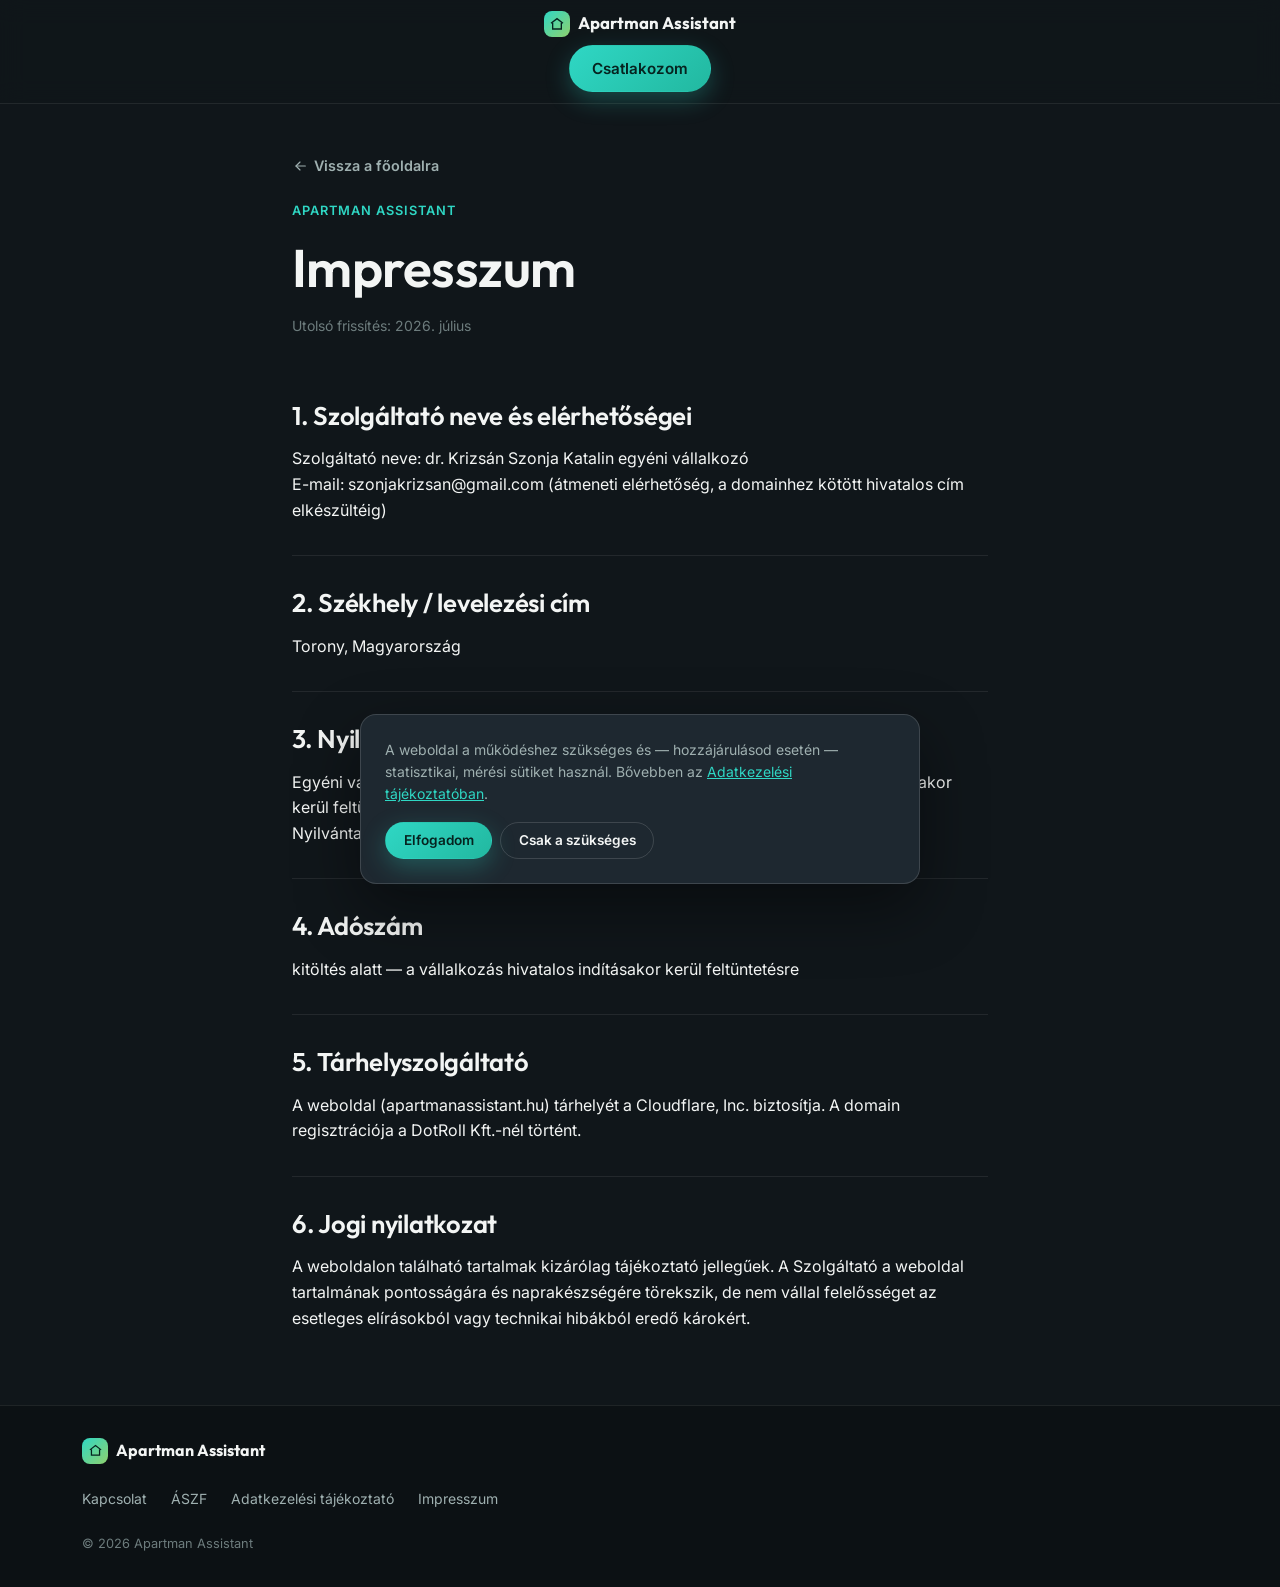
<file: impresszum.html>
<!DOCTYPE html>
<html lang="hu">
<head>
<meta charset="UTF-8" />
<meta name="viewport" content="width=device-width, initial-scale=1, viewport-fit=cover" />

<title>Impresszum — Apartman Assistant</title>
<meta name="description" content="Az Apartman Assistant impresszuma." />
<link rel="canonical" href="https://apartmanassistant.hu/impresszum" />
<!-- Amíg a végleges jogi szöveg nincs feltöltve, ne indexelje a kereső —
     ha bekerül a végleges tartalom, cseréld "index, follow"-ra. -->
<meta name="robots" content="index, follow" />
<meta name="theme-color" content="#10161a" />
<link rel="icon" href="/favicon.png" type="image/png" sizes="192x192" />
<link rel="icon" href="/assets/favicon-32.png" type="image/png" sizes="32x32" />
<link rel="apple-touch-icon" href="/assets/apple-touch-icon.png" />

<link rel="preconnect" href="https://fonts.googleapis.com" />
<link rel="preconnect" href="https://fonts.gstatic.com" crossorigin />
<link href="https://fonts.googleapis.com/css2?family=Outfit:wght@500;600;700&family=Inter:wght@400;500;600;700&display=swap" rel="stylesheet" />

<link rel="stylesheet" href="style.css" />
</head>

<body>
<a class="skip-link" href="#main">Ugrás a tartalomhoz</a>

<svg xmlns="http://www.w3.org/2000/svg" style="display:none">
  <defs>
    <symbol id="icon-calendar" viewBox="0 0 24 24"><rect x="3" y="4" width="18" height="18" rx="2"/><line x1="3" y1="10" x2="21" y2="10"/><line x1="8" y1="2" x2="8" y2="6"/><line x1="16" y1="2" x2="16" y2="6"/></symbol>
    <symbol id="icon-mail" viewBox="0 0 24 24"><rect x="2" y="4" width="20" height="16" rx="2"/><polyline points="2,6 12,13 22,6"/></symbol>
    <symbol id="icon-phone" viewBox="0 0 24 24"><path d="M6 3c-1.5 0-2.5 1-2.3 2.5.6 4.5 3.8 9.2 8.3 12.3 1.4 1 3.1 1.5 4.6.4l1.6-1.2c.6-.5.7-1.4.2-2l-2-2.4c-.5-.6-1.4-.7-2-.2l-1 .8c-2-1.4-3.7-3.1-5-5l.8-1c.5-.6.4-1.5-.2-2L6.8 3.3C6.5 3 6.2 3 6 3z"/></symbol>
    <symbol id="icon-message" viewBox="0 0 24 24"><rect x="3" y="4" width="18" height="13" rx="3"/><polyline points="8,17 6,21 11,17"/></symbol>
    <symbol id="icon-card" viewBox="0 0 24 24"><rect x="2" y="5" width="20" height="14" rx="2"/><line x1="2" y1="10" x2="22" y2="10"/><line x1="5.5" y1="15" x2="9.5" y2="15"/></symbol>
    <symbol id="icon-check" viewBox="0 0 24 24"><circle cx="12" cy="12" r="9"/><polyline points="8,12.5 10.5,15 16,9"/></symbol>
    <symbol id="icon-home" viewBox="0 0 24 24"><polyline points="3,11 12,4 21,11"/><path d="M5.5 10v9.5h13V10"/></symbol>
    <symbol id="icon-key" viewBox="0 0 24 24"><circle cx="8" cy="15" r="4"/><line x1="11" y1="12" x2="20" y2="3"/><line x1="16" y1="7" x2="18.5" y2="9.5"/></symbol>
    <symbol id="icon-shield" viewBox="0 0 24 24"><path d="M12 2l8 4v6c0 5-3.5 8.5-8 10-4.5-1.5-8-5-8-10V6l8-4z"/><polyline points="8.5,12 11,14.5 15.5,9"/></symbol>
    <symbol id="icon-search" viewBox="0 0 24 24"><circle cx="11" cy="11" r="7"/><line x1="21" y1="21" x2="16.65" y2="16.65"/></symbol>
    <symbol id="icon-users" viewBox="0 0 24 24"><circle cx="9" cy="8" r="3.2"/><path d="M3.2 20c0-3.3 2.6-6 5.8-6s5.8 2.7 5.8 6"/><circle cx="17.5" cy="9" r="2.4"/><path d="M15.2 14.3c2.4.4 4.2 2.6 4.2 5.4"/></symbol>
    <symbol id="icon-heart" viewBox="0 0 24 24"><path d="M12 21s-7-4.5-9.5-9C.7 8 2 4 6 4c2 0 4 1.3 6 4 2-2.7 4-4 6-4 4 0 5.3 4 3.5 8-2.5 4.5-9.5 9-9.5 9z"/></symbol>
    <symbol id="icon-chevron-down" viewBox="0 0 24 24"><polyline points="6,9 12,15 18,9"/></symbol>
    <symbol id="icon-arrow-right" viewBox="0 0 24 24"><line x1="4" y1="12" x2="18" y2="12"/><polyline points="12,6 18,12 12,18"/></symbol>
    <symbol id="icon-smartphone" viewBox="0 0 24 24"><rect x="6" y="2" width="12" height="20" rx="2"/><line x1="11" y1="18.5" x2="13" y2="18.5"/></symbol>
    <symbol id="icon-sparkle" viewBox="0 0 24 24"><path d="M12 3l1.8 4.9L19 9.7l-4.9 1.8L12 16.4l-1.8-4.9L5 9.7l4.9-1.8L12 3z"/><path d="M19 15l.7 2 2 .7-2 .7-.7 2-.7-2-2-.7 2-.7z"/></symbol>
    <symbol id="icon-bell" viewBox="0 0 24 24"><path d="M6 8a6 6 0 1 1 12 0c0 4 1.5 6 1.5 6h-15S6 12 6 8z"/><path d="M9.5 18a2.5 2.5 0 0 0 5 0"/></symbol>
    <symbol id="icon-grid" viewBox="0 0 24 24"><rect x="3" y="3" width="8" height="8" rx="1.5"/><rect x="13" y="3" width="8" height="8" rx="1.5"/><rect x="3" y="13" width="8" height="8" rx="1.5"/><rect x="13" y="13" width="8" height="8" rx="1.5"/></symbol>
    <symbol id="icon-sliders" viewBox="0 0 24 24"><line x1="4" y1="6" x2="20" y2="6"/><circle cx="9" cy="6" r="2"/><line x1="4" y1="12" x2="20" y2="12"/><circle cx="15" cy="12" r="2"/><line x1="4" y1="18" x2="20" y2="18"/><circle cx="7" cy="18" r="2"/></symbol>
    <symbol id="icon-book" viewBox="0 0 24 24"><path d="M4 5a2 2 0 0 1 2-2h6v18H6a2 2 0 0 1-2-2V5z"/><path d="M20 5a2 2 0 0 0-2-2h-6v18h6a2 2 0 0 0 2-2V5z"/></symbol>
    <symbol id="icon-image" viewBox="0 0 24 24"><rect x="3" y="3" width="18" height="18" rx="2"/><circle cx="8.5" cy="8.5" r="1.6"/><polyline points="21,15 16,10 5,21"/></symbol>
    <symbol id="icon-zap" viewBox="0 0 24 24"><polygon points="13,2 3,14 12,14 11,22 21,10 12,10"/></symbol>
  </defs>
</svg>

<!-- ==========================================================================
     BLOKK: HEADER
     ========================================================================== -->
<header class="site-header" data-block="header">
  <div class="container site-header__inner">
    <a class="logo" href="index.html" aria-label="Apartman Assistant — kezdőlap">
      <span class="logo__mark"><svg viewBox="0 0 24 24"><use href="#icon-home"/></svg></span>
      Apartman Assistant
    </a>
    <a class="btn btn-primary" href="index.html#cta" data-cta="header">
      Csatlakozom
    </a>
  </div>
</header>

<main id="main">
<section class="section legal-page">
  <div class="container" style="max-width: 760px;">
    <a class="legal-back-link" href="index.html">
      <svg class="icon"><use href="#icon-arrow-right"/></svg>
      Vissza a főoldalra
    </a>

    <span class="legal-page__eyebrow">Apartman Assistant</span>
    <h1>Impresszum</h1>
    <p class="legal-page__updated">Utolsó frissítés: 2026. július</p>

    <div class="legal-section">
      <h2>1. Szolgáltató neve és elérhetőségei</h2>
      <p>Szolgáltató neve: dr. Krizsán Szonja Katalin egyéni vállalkozó<br>E-mail: szonjakrizsan@gmail.com (átmeneti elérhetőség, a domainhez kötött hivatalos cím elkészültéig)</p>
    </div>

    <div class="legal-section">
      <h2>2. Székhely / levelezési cím</h2>
      <p>Torony, Magyarország</p>
    </div>

    <div class="legal-section">
      <h2>3. Nyilvántartási adatok</h2>
      <p>Egyéni vállalkozói nyilvántartási szám: kitöltés alatt — a vállalkozás hivatalos indításakor kerül feltüntetésre<br>Nyilvántartó hatóság: kitöltés alatt</p>
    </div>

    <div class="legal-section">
      <h2>4. Adószám</h2>
      <p>kitöltés alatt — a vállalkozás hivatalos indításakor kerül feltüntetésre</p>
    </div>

    <div class="legal-section">
      <h2>5. Tárhelyszolgáltató</h2>
      <p>A weboldal (apartmanassistant.hu) tárhelyét a Cloudflare, Inc. biztosítja. A domain regisztrációja a DotRoll Kft.-nél történt.</p>
    </div>

    <div class="legal-section">
      <h2>6. Jogi nyilatkozat</h2>
      <p>A weboldalon található tartalmak kizárólag tájékoztató jellegűek. A Szolgáltató a weboldal tartalmának pontosságára és naprakészségére törekszik, de nem vállal felelősséget az esetleges elírásokból vagy technikai hibákból eredő károkért.</p>
    </div>


  </div>
</section>
</main>

<footer class="site-footer" data-block="footer">
  <div class="container site-footer__inner">
    <div class="site-footer__brand">
      <span class="logo__mark" style="width:26px;height:26px">
        <svg viewBox="0 0 24 24" style="width:15px;height:15px"><use href="#icon-home"/></svg>
      </span>
      Apartman Assistant
    </div>
    <ul class="site-footer__links">
      <li><a href="/kapcsolat">Kapcsolat</a></li>
      <li><a href="/aszf">ÁSZF</a></li>
      <li><a href="/adatkezelesi-tajekoztato">Adatkezelési tájékoztató</a></li>
      <li><a href="/impresszum">Impresszum</a></li>
    </ul>
    <p class="site-footer__meta">© 2026 Apartman Assistant</p>
  </div>
</footer>

<div class="cookie-banner" id="cookie-banner" data-block="cookie-banner" role="dialog" aria-label="Cookie beállítások" aria-live="polite">
  <p>
    A weboldal a működéshez szükséges és — hozzájárulásod esetén — statisztikai,
    mérési sütiket használ. Bővebben az
    <a href="/adatkezelesi-tajekoztato">Adatkezelési tájékoztatóban</a>.
  </p>
  <div class="cookie-banner__actions">
    <button class="btn btn-primary" id="cookie-accept" type="button">Elfogadom</button>
    <button class="btn btn-ghost" id="cookie-reject" type="button">Csak a szükséges</button>
  </div>
</div>

<script src="script.js" defer></script>
</body>
</html>
</file>
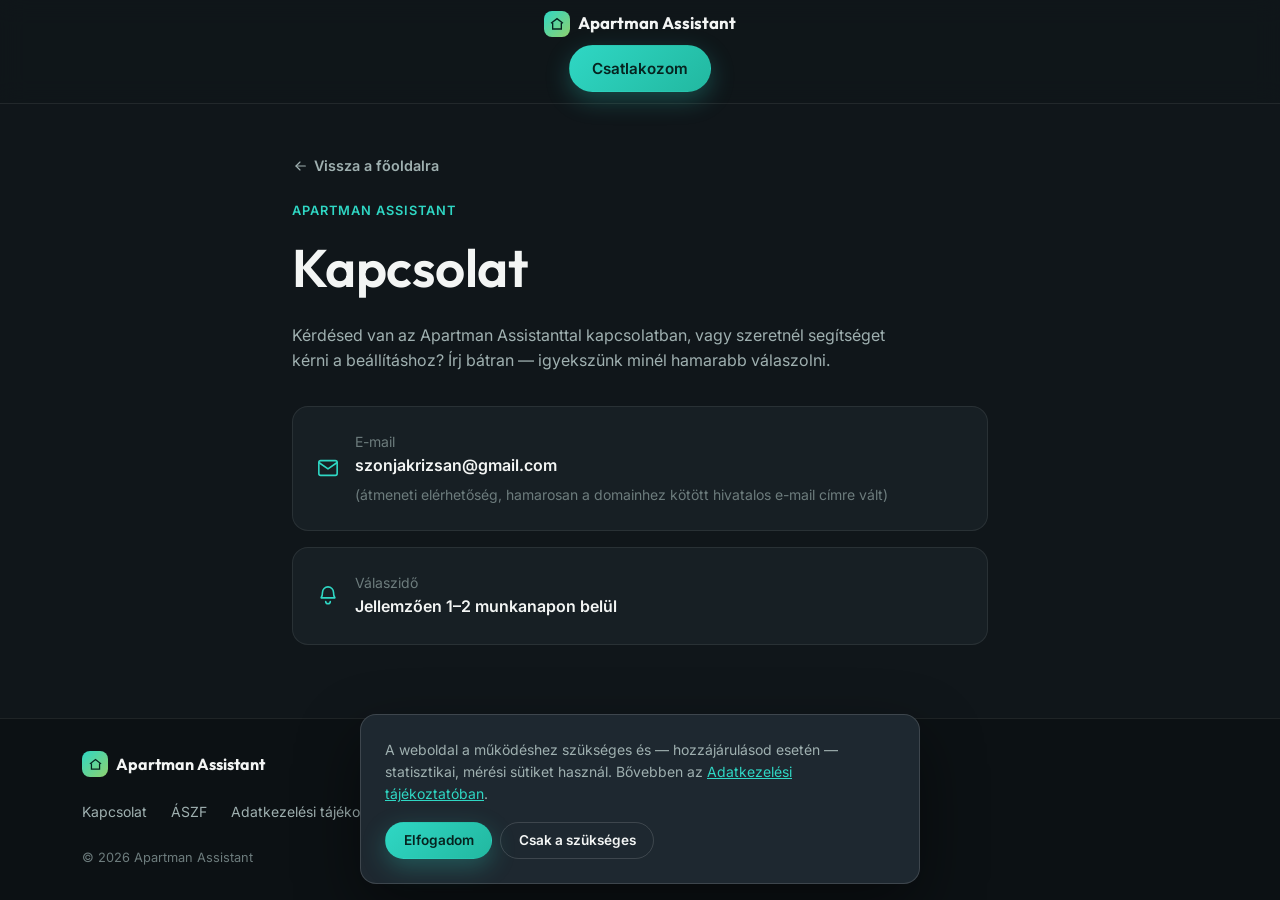
<file: kapcsolat.html>
<!DOCTYPE html>
<html lang="hu">
<head>
<meta charset="UTF-8" />
<meta name="viewport" content="width=device-width, initial-scale=1, viewport-fit=cover" />

<title>Kapcsolat — Apartman Assistant</title>
<meta name="description" content="Lépj kapcsolatba az Apartman Assistant csapatával." />
<link rel="canonical" href="https://apartmanassistant.hu/kapcsolat" />
<!-- Amíg a végleges jogi szöveg nincs feltöltve, ne indexelje a kereső —
     ha bekerül a végleges tartalom, cseréld "index, follow"-ra. -->
<meta name="robots" content="index, follow" />
<meta name="theme-color" content="#10161a" />
<link rel="icon" href="/favicon.png" type="image/png" sizes="192x192" />
<link rel="icon" href="/assets/favicon-32.png" type="image/png" sizes="32x32" />
<link rel="apple-touch-icon" href="/assets/apple-touch-icon.png" />

<link rel="preconnect" href="https://fonts.googleapis.com" />
<link rel="preconnect" href="https://fonts.gstatic.com" crossorigin />
<link href="https://fonts.googleapis.com/css2?family=Outfit:wght@500;600;700&family=Inter:wght@400;500;600;700&display=swap" rel="stylesheet" />

<link rel="stylesheet" href="style.css" />
</head>

<body>
<a class="skip-link" href="#main">Ugrás a tartalomhoz</a>

<svg xmlns="http://www.w3.org/2000/svg" style="display:none">
  <defs>
    <symbol id="icon-calendar" viewBox="0 0 24 24"><rect x="3" y="4" width="18" height="18" rx="2"/><line x1="3" y1="10" x2="21" y2="10"/><line x1="8" y1="2" x2="8" y2="6"/><line x1="16" y1="2" x2="16" y2="6"/></symbol>
    <symbol id="icon-mail" viewBox="0 0 24 24"><rect x="2" y="4" width="20" height="16" rx="2"/><polyline points="2,6 12,13 22,6"/></symbol>
    <symbol id="icon-phone" viewBox="0 0 24 24"><path d="M6 3c-1.5 0-2.5 1-2.3 2.5.6 4.5 3.8 9.2 8.3 12.3 1.4 1 3.1 1.5 4.6.4l1.6-1.2c.6-.5.7-1.4.2-2l-2-2.4c-.5-.6-1.4-.7-2-.2l-1 .8c-2-1.4-3.7-3.1-5-5l.8-1c.5-.6.4-1.5-.2-2L6.8 3.3C6.5 3 6.2 3 6 3z"/></symbol>
    <symbol id="icon-message" viewBox="0 0 24 24"><rect x="3" y="4" width="18" height="13" rx="3"/><polyline points="8,17 6,21 11,17"/></symbol>
    <symbol id="icon-card" viewBox="0 0 24 24"><rect x="2" y="5" width="20" height="14" rx="2"/><line x1="2" y1="10" x2="22" y2="10"/><line x1="5.5" y1="15" x2="9.5" y2="15"/></symbol>
    <symbol id="icon-check" viewBox="0 0 24 24"><circle cx="12" cy="12" r="9"/><polyline points="8,12.5 10.5,15 16,9"/></symbol>
    <symbol id="icon-home" viewBox="0 0 24 24"><polyline points="3,11 12,4 21,11"/><path d="M5.5 10v9.5h13V10"/></symbol>
    <symbol id="icon-key" viewBox="0 0 24 24"><circle cx="8" cy="15" r="4"/><line x1="11" y1="12" x2="20" y2="3"/><line x1="16" y1="7" x2="18.5" y2="9.5"/></symbol>
    <symbol id="icon-shield" viewBox="0 0 24 24"><path d="M12 2l8 4v6c0 5-3.5 8.5-8 10-4.5-1.5-8-5-8-10V6l8-4z"/><polyline points="8.5,12 11,14.5 15.5,9"/></symbol>
    <symbol id="icon-search" viewBox="0 0 24 24"><circle cx="11" cy="11" r="7"/><line x1="21" y1="21" x2="16.65" y2="16.65"/></symbol>
    <symbol id="icon-users" viewBox="0 0 24 24"><circle cx="9" cy="8" r="3.2"/><path d="M3.2 20c0-3.3 2.6-6 5.8-6s5.8 2.7 5.8 6"/><circle cx="17.5" cy="9" r="2.4"/><path d="M15.2 14.3c2.4.4 4.2 2.6 4.2 5.4"/></symbol>
    <symbol id="icon-heart" viewBox="0 0 24 24"><path d="M12 21s-7-4.5-9.5-9C.7 8 2 4 6 4c2 0 4 1.3 6 4 2-2.7 4-4 6-4 4 0 5.3 4 3.5 8-2.5 4.5-9.5 9-9.5 9z"/></symbol>
    <symbol id="icon-chevron-down" viewBox="0 0 24 24"><polyline points="6,9 12,15 18,9"/></symbol>
    <symbol id="icon-arrow-right" viewBox="0 0 24 24"><line x1="4" y1="12" x2="18" y2="12"/><polyline points="12,6 18,12 12,18"/></symbol>
    <symbol id="icon-smartphone" viewBox="0 0 24 24"><rect x="6" y="2" width="12" height="20" rx="2"/><line x1="11" y1="18.5" x2="13" y2="18.5"/></symbol>
    <symbol id="icon-sparkle" viewBox="0 0 24 24"><path d="M12 3l1.8 4.9L19 9.7l-4.9 1.8L12 16.4l-1.8-4.9L5 9.7l4.9-1.8L12 3z"/><path d="M19 15l.7 2 2 .7-2 .7-.7 2-.7-2-2-.7 2-.7z"/></symbol>
    <symbol id="icon-bell" viewBox="0 0 24 24"><path d="M6 8a6 6 0 1 1 12 0c0 4 1.5 6 1.5 6h-15S6 12 6 8z"/><path d="M9.5 18a2.5 2.5 0 0 0 5 0"/></symbol>
    <symbol id="icon-grid" viewBox="0 0 24 24"><rect x="3" y="3" width="8" height="8" rx="1.5"/><rect x="13" y="3" width="8" height="8" rx="1.5"/><rect x="3" y="13" width="8" height="8" rx="1.5"/><rect x="13" y="13" width="8" height="8" rx="1.5"/></symbol>
    <symbol id="icon-sliders" viewBox="0 0 24 24"><line x1="4" y1="6" x2="20" y2="6"/><circle cx="9" cy="6" r="2"/><line x1="4" y1="12" x2="20" y2="12"/><circle cx="15" cy="12" r="2"/><line x1="4" y1="18" x2="20" y2="18"/><circle cx="7" cy="18" r="2"/></symbol>
    <symbol id="icon-book" viewBox="0 0 24 24"><path d="M4 5a2 2 0 0 1 2-2h6v18H6a2 2 0 0 1-2-2V5z"/><path d="M20 5a2 2 0 0 0-2-2h-6v18h6a2 2 0 0 0 2-2V5z"/></symbol>
    <symbol id="icon-image" viewBox="0 0 24 24"><rect x="3" y="3" width="18" height="18" rx="2"/><circle cx="8.5" cy="8.5" r="1.6"/><polyline points="21,15 16,10 5,21"/></symbol>
    <symbol id="icon-zap" viewBox="0 0 24 24"><polygon points="13,2 3,14 12,14 11,22 21,10 12,10"/></symbol>
  </defs>
</svg>

<!-- ==========================================================================
     BLOKK: HEADER
     ========================================================================== -->
<header class="site-header" data-block="header">
  <div class="container site-header__inner">
    <a class="logo" href="index.html" aria-label="Apartman Assistant — kezdőlap">
      <span class="logo__mark"><svg viewBox="0 0 24 24"><use href="#icon-home"/></svg></span>
      Apartman Assistant
    </a>
    <a class="btn btn-primary" href="index.html#cta" data-cta="header">
      Csatlakozom
    </a>
  </div>
</header>

<main id="main">
<section class="section legal-page">
  <div class="container" style="max-width: 760px;">
    <a class="legal-back-link" href="index.html">
      <svg class="icon"><use href="#icon-arrow-right"/></svg>
      Vissza a főoldalra
    </a>

    <span class="legal-page__eyebrow">Apartman Assistant</span>
    <h1>Kapcsolat</h1>
    <p style="color: var(--color-text-muted); margin-top: var(--space-md); max-width: 60ch;">
      Kérdésed van az Apartman Assistanttal kapcsolatban, vagy szeretnél segítséget
      kérni a beállításhoz? Írj bátran — igyekszünk minél hamarabb válaszolni.
    </p>

    <div class="contact-card">
      <div class="contact-card__item">
        <svg class="icon"><use href="#icon-mail"/></svg>
        <div>
          <span class="contact-card__item-label">E-mail</span>
          <span class="contact-card__item-value">szonjakrizsan@gmail.com</span>
          <span class="contact-card__item-label" style="margin-top: 0.3rem;">(átmeneti elérhetőség, hamarosan a domainhez kötött hivatalos e-mail címre vált)</span>
        </div>
      </div>
      <div class="contact-card__item">
        <svg class="icon"><use href="#icon-bell"/></svg>
        <div>
          <span class="contact-card__item-label">Válaszidő</span>
          <span class="contact-card__item-value">Jellemzően 1–2 munkanapon belül</span>
        </div>
      </div>
    </div>

  </div>
</section>
</main>

<footer class="site-footer" data-block="footer">
  <div class="container site-footer__inner">
    <div class="site-footer__brand">
      <span class="logo__mark" style="width:26px;height:26px">
        <svg viewBox="0 0 24 24" style="width:15px;height:15px"><use href="#icon-home"/></svg>
      </span>
      Apartman Assistant
    </div>
    <ul class="site-footer__links">
      <li><a href="/kapcsolat">Kapcsolat</a></li>
      <li><a href="/aszf">ÁSZF</a></li>
      <li><a href="/adatkezelesi-tajekoztato">Adatkezelési tájékoztató</a></li>
      <li><a href="/impresszum">Impresszum</a></li>
    </ul>
    <p class="site-footer__meta">© 2026 Apartman Assistant</p>
  </div>
</footer>

<div class="cookie-banner" id="cookie-banner" data-block="cookie-banner" role="dialog" aria-label="Cookie beállítások" aria-live="polite">
  <p>
    A weboldal a működéshez szükséges és — hozzájárulásod esetén — statisztikai,
    mérési sütiket használ. Bővebben az
    <a href="/adatkezelesi-tajekoztato">Adatkezelési tájékoztatóban</a>.
  </p>
  <div class="cookie-banner__actions">
    <button class="btn btn-primary" id="cookie-accept" type="button">Elfogadom</button>
    <button class="btn btn-ghost" id="cookie-reject" type="button">Csak a szükséges</button>
  </div>
</div>

<script src="script.js" defer></script>
</body>
</html>
</file>
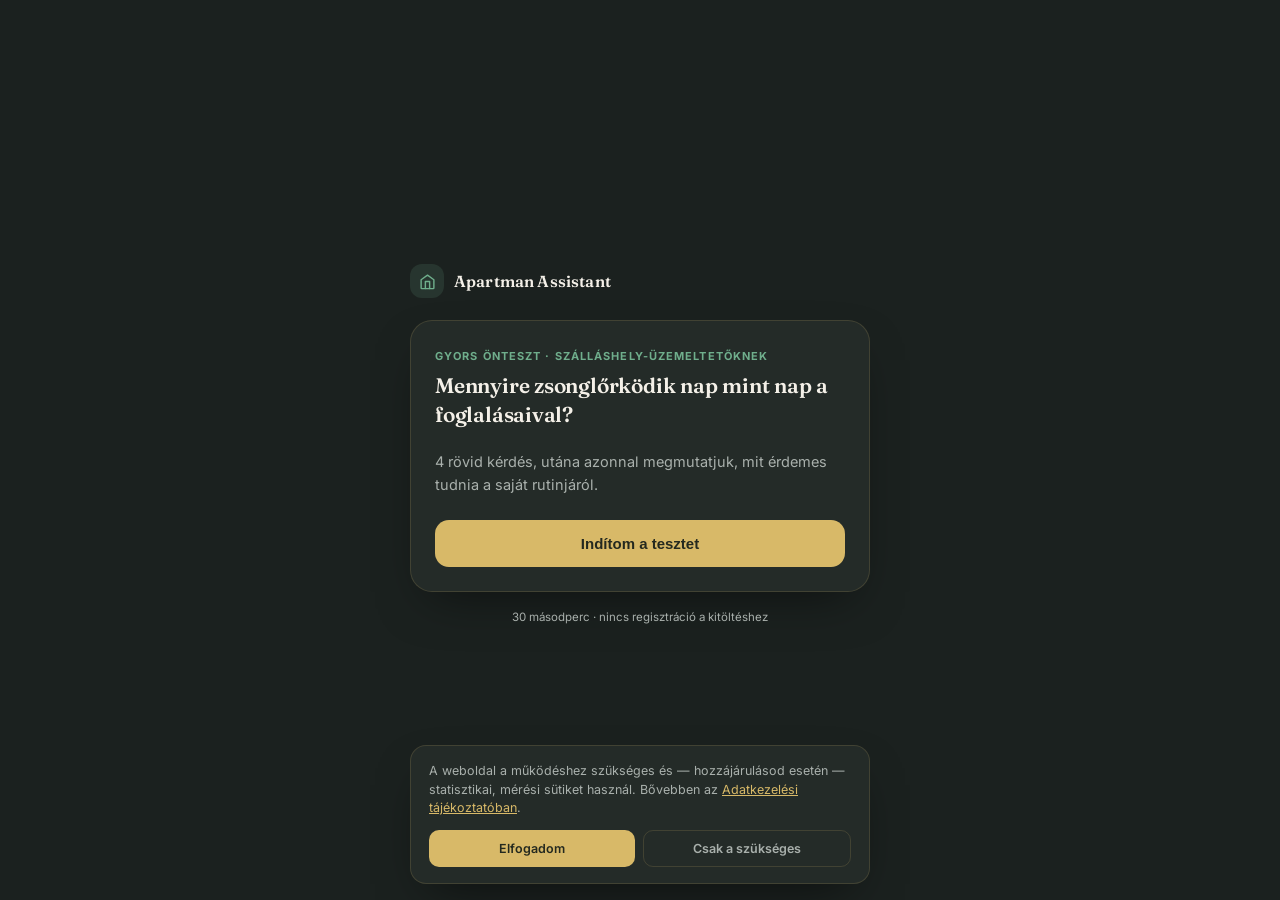
<file: kviz.html>
<!DOCTYPE html>
<html lang="hu">
<head>
<meta charset="UTF-8">
<meta name="viewport" content="width=device-width, initial-scale=1.0">
<title>Mennyire zsonglőrködik a foglalásaival? — Apartman Assistant</title>
<link rel="preconnect" href="https://fonts.googleapis.com">
<link rel="preconnect" href="https://fonts.gstatic.com" crossorigin>
<link href="https://fonts.googleapis.com/css2?family=Fraunces:opsz,wght@9..144,500;9..144,600;9..144,700&family=Inter:wght@400;500;600;700&display=swap" rel="stylesheet">
<!-- Consent Mode v2 — alapértelmezett: minden elutasítva, amíg nincs döntés
     (ugyanaz a mintázat, mint az index.html-en) -->
<script>
  window.dataLayer = window.dataLayer || [];
  function gtag(){ dataLayer.push(arguments); }
  gtag('consent', 'default', {
    ad_storage: 'denied',
    analytics_storage: 'denied',
    ad_user_data: 'denied',
    ad_personalization: 'denied',
    wait_for_update: 500
  });
</script>
<style>
  :root {
    --bg:          #1b211f;
    --surface:     #242b28;
    --surface-2:   #2b332f;
    --border:      rgba(216,185,104,0.16);
    --text:        #f4f0e8;
    --text-muted:  #a9b0ac;
    --gold:        #d8b968;
    --gold-soft:   rgba(216,185,104,0.14);
    --sage:        #6fae8c;
    --sage-soft:   rgba(111,174,140,0.14);
    --coral:       #dc8460;
    --coral-soft:  rgba(220,132,96,0.14);
  }

  * { box-sizing: border-box; }

  body {
    margin: 0;
    background: var(--bg);
    color: var(--text);
    font-family: 'Inter', sans-serif;
    -webkit-font-smoothing: antialiased;
    min-height: 100vh;
    display: flex;
    align-items: center;
    justify-content: center;
    padding: 24px 16px;
  }

  @media (prefers-reduced-motion: reduce) {
    * { transition: none !important; animation: none !important; }
  }

  .app-icon {
    display: inline-flex;
    align-items: center;
    justify-content: center;
    width: 34px;
    height: 34px;
    border-radius: 12px;
    background: var(--sage-soft);
    flex-shrink: 0;
  }
  .app-icon svg { width: 17px; height: 17px; color: var(--sage); }

  .wrap {
    width: 100%;
    max-width: 460px;
  }

  header.brand {
    display: flex;
    align-items: center;
    gap: 10px;
    margin-bottom: 22px;
  }
  .brand-name {
    font-family: 'Fraunces', serif;
    font-weight: 600;
    font-size: 16px;
    letter-spacing: 0.01em;
  }

  .card {
    background: var(--surface);
    border: 1px solid var(--border);
    border-radius: 22px;
    padding: 28px 24px 24px;
    box-shadow: 0 20px 50px -20px rgba(0,0,0,0.55);
  }

  /* ── Stressz-mérő (signature element) ── */
  .gauge-label {
    display: flex;
    justify-content: space-between;
    font-size: 11px;
    font-weight: 700;
    letter-spacing: 0.08em;
    text-transform: uppercase;
    color: var(--text-muted);
    margin-bottom: 8px;
  }
  .gauge-label span.hi { color: var(--gold); }
  .gauge-track {
    height: 8px;
    border-radius: 99px;
    background: var(--surface-2);
    overflow: hidden;
    margin-bottom: 26px;
    position: relative;
  }
  .gauge-fill {
    height: 100%;
    border-radius: 99px;
    width: 0%;
    background: linear-gradient(90deg, var(--sage), var(--gold) 70%, var(--coral));
    transition: width 0.5s cubic-bezier(.4,0,.2,1);
  }

  .dots {
    display: flex;
    gap: 6px;
    margin-bottom: 18px;
  }
  .dot {
    height: 4px;
    flex: 1;
    border-radius: 99px;
    background: var(--surface-2);
    transition: background 0.3s ease;
  }
  .dot.done { background: var(--gold); }
  .dot.current { background: var(--text-muted); }

  .eyebrow {
    font-size: 11px;
    font-weight: 700;
    letter-spacing: 0.1em;
    text-transform: uppercase;
    color: var(--sage);
    margin: 0 0 8px;
  }

  h1.question {
    font-family: 'Fraunces', serif;
    font-weight: 600;
    font-size: 21px;
    line-height: 1.35;
    margin: 0 0 22px;
    letter-spacing: -0.01em;
  }

  .options {
    display: flex;
    flex-direction: column;
    gap: 10px;
  }

  .opt {
    display: flex;
    align-items: center;
    gap: 12px;
    text-align: left;
    width: 100%;
    padding: 14px 16px;
    border-radius: 14px;
    border: 1px solid var(--border);
    background: var(--surface-2);
    color: var(--text);
    font-family: 'Inter', sans-serif;
    font-size: 14.5px;
    font-weight: 500;
    cursor: pointer;
    transition: border-color 0.15s ease, background 0.15s ease, transform 0.1s ease;
  }
  .opt:hover { border-color: rgba(216,185,104,0.45); background: rgba(216,185,104,0.08); }
  .opt:active { transform: scale(0.98); }
  .opt:focus-visible { outline: 2px solid var(--gold); outline-offset: 2px; }
  .opt .bullet {
    width: 8px; height: 8px; border-radius: 50%;
    background: var(--surface); border: 1.5px solid var(--text-muted);
    flex-shrink: 0;
  }
  .opt.selected { border-color: var(--gold); background: var(--gold-soft); }
  .opt.selected .bullet { background: var(--gold); border-color: var(--gold); }

  .back-link {
    display: inline-block;
    margin-top: 18px;
    font-size: 12.5px;
    color: var(--text-muted);
    text-decoration: none;
    cursor: pointer;
  }
  .back-link:hover { color: var(--text); }

  /* ── Result screen ── */
  .result-badge {
    display: inline-flex;
    align-items: center;
    gap: 6px;
    padding: 5px 12px;
    border-radius: 99px;
    font-size: 11px;
    font-weight: 700;
    letter-spacing: 0.06em;
    text-transform: uppercase;
    margin-bottom: 16px;
  }
  .result-badge.green  { background: var(--sage-soft);  color: var(--sage); }
  .result-badge.gold   { background: var(--gold-soft);  color: var(--gold); }
  .result-badge.coral  { background: var(--coral-soft); color: var(--coral); }

  h2.result-title {
    font-family: 'Fraunces', serif;
    font-weight: 700;
    font-size: 24px;
    line-height: 1.3;
    margin: 0 0 12px;
    letter-spacing: -0.01em;
  }
  .result-body {
    font-size: 14.5px;
    line-height: 1.6;
    color: var(--text-muted);
    margin: 0 0 24px;
  }
  .result-body strong { color: var(--text); font-weight: 600; }

  .cta {
    display: block;
    width: 100%;
    text-align: center;
    padding: 15px 20px;
    border-radius: 14px;
    background: var(--gold);
    color: #24291f;
    font-weight: 700;
    font-size: 15px;
    text-decoration: none;
    border: none;
    cursor: pointer;
    transition: filter 0.15s ease, transform 0.1s ease;
  }
  .cta:hover { filter: brightness(1.08); }
  .cta:active { transform: scale(0.98); }

  .restart-link {
    display: block;
    text-align: center;
    margin-top: 16px;
    font-size: 12.5px;
    color: var(--text-muted);
    text-decoration: none;
  }
  .restart-link:hover { color: var(--text); }

  .fade { animation: fadeIn 0.35s ease; }
  @keyframes fadeIn {
    from { opacity: 0; transform: translateY(6px); }
    to   { opacity: 1; transform: translateY(0); }
  }

  .footnote {
    text-align: center;
    font-size: 11.5px;
    color: var(--text-muted);
    margin-top: 18px;
  }

  /* ── Cookie banner (ugyanaz a logika, mint a főoldalon) ── */
  .cookie-banner {
    position: fixed;
    left: 16px; right: 16px; bottom: 16px;
    max-width: 460px;
    margin: 0 auto;
    background: var(--surface);
    border: 1px solid var(--border);
    border-radius: 16px;
    padding: 16px 18px;
    box-shadow: 0 20px 50px -20px rgba(0,0,0,0.6);
    display: none;
    z-index: 100;
  }
  .cookie-banner.is-visible { display: block; }
  .cookie-banner p {
    font-size: 12.5px;
    line-height: 1.5;
    color: var(--text-muted);
    margin: 0 0 12px;
  }
  .cookie-banner a { color: var(--gold); }
  .cookie-banner__actions { display: flex; gap: 8px; }
  .cookie-banner__actions button {
    flex: 1;
    padding: 10px 12px;
    border-radius: 10px;
    font-size: 12.5px;
    font-weight: 600;
    cursor: pointer;
    border: 1px solid var(--border);
    font-family: 'Inter', sans-serif;
  }
  #cookie-accept { background: var(--gold); color: #24291f; border: none; }
  #cookie-reject { background: transparent; color: var(--text-muted); }
</style>
</head>
<body>

<div class="wrap">
  <header class="brand">
    <span class="app-icon">
      <svg viewBox="0 0 24 24" fill="none" stroke="currentColor" stroke-width="2" stroke-linecap="round" stroke-linejoin="round">
        <path d="M3 9.5 12 3l9 6.5V21a1 1 0 0 1-1 1H4a1 1 0 0 1-1-1Z"/>
        <path d="M9 22V12h6v10"/>
      </svg>
    </span>
    <span class="brand-name">Apartman Assistant</span>
  </header>

  <div class="card" id="card">
    <!-- JS tölti fel -->
  </div>

  <p class="footnote">30 másodperc · nincs regisztráció a kitöltéshez</p>
</div>

<!-- Cookie banner (ugyanaz a mechanizmus, mint az index.html-en —
     ha valaki már döntött a főoldalon, itt nem kérdezzük meg újra) -->
<div class="cookie-banner" id="cookie-banner" role="dialog" aria-label="Cookie beállítások" aria-live="polite">
  <p>A weboldal a működéshez szükséges és — hozzájárulásod esetén — statisztikai, mérési sütiket használ. Bővebben az <a href="/adatkezelesi-tajekoztato">Adatkezelési tájékoztatóban</a>.</p>
  <div class="cookie-banner__actions">
    <button id="cookie-accept" type="button">Elfogadom</button>
    <button id="cookie-reject" type="button">Csak a szükséges</button>
  </div>
</div>

<script>
/* ────────────────────────────────────────────────────────────
   ADATOK — a kérdések, válaszok és pontszámok itt módosíthatók
   ──────────────────────────────────────────────────────────── */
const QUESTIONS = [
  {
    eyebrow: "1. kérdés / 4",
    text: "Hány különböző felületen követi naponta a foglalásokat?",
    options: [
      { label: "Egyen", points: 1 },
      { label: "Kettőn", points: 2 },
      { label: "Három vagy több helyen", points: 3 },
    ],
  },
  {
    eyebrow: "2. kérdés / 4",
    text: "Előfordul, hogy este még átnézi a másnapi érkezéseket vagy távozásokat?",
    options: [
      { label: "Soha", points: 1 },
      { label: "Néha", points: 2 },
      { label: "Szinte minden nap", points: 3 },
    ],
  },
  {
    eyebrow: "3. kérdés / 4",
    text: "Ha egy kollégának vagy családtagnak kellene átvennie a napi feladatokat, mennyire lenne egyszerű?",
    options: [
      { label: "Gond nélkül", points: 1 },
      { label: "Kis magyarázattal", points: 2 },
      { label: "Nehezen", points: 3 },
    ],
  },
  {
    eyebrow: "4. kérdés / 4",
    text: "Előfordult már, hogy majdnem kimaradt egy fontos teendő?",
    options: [
      { label: "Soha", points: 1 },
      { label: "Egyszer-kétszer", points: 2 },
      { label: "Igen, többször is", points: 3 },
    ],
  },
  {
    eyebrow: "Utolsó kérdés — ez nem számít bele az eredménybe",
    text: "Mire fordítaná legszívesebben azt az időt, amit most adminisztrációval tölt?",
    scored: false,
    options: [
      { label: "Több időt a vendégekre" },
      { label: "Több szabadidőre" },
      { label: "A vállalkozás fejlesztésére" },
      { label: "Kevesebb esti adminisztrációra" },
    ],
  },
];

/* Pontszám-sávok (csak az 1-4. kérdés összege alapján, 4–12 közötti) */
const RESULTS = {
  green: {
    badge: "Jól működik",
    tone: "green",
    title: "Gratulálunk — ez már egy jól működő rendszer.",
    body: "Úgy tűnik, Önnek már kialakult egy áttekinthető napi rutinja. Az <strong>Apartman Assistant</strong> ettől függetlenül segíthet abban, hogy a foglalások és napi teendők egy helyen, még átláthatóbban legyenek — anélkül, hogy bármit át kellene alakítania.",
    cta: "Megnézem az alkalmazást",
  },
  gold: {
    badge: "Van mit egyszerűsíteni",
    tone: "gold",
    title: "Több napi feladat még kézzel, fejben megy.",
    body: "Ez teljesen természetes egy induló vagy növekvő vállalkozásnál — de hosszú távon sok időt és figyelmet visz el. Az <strong>Apartman Assistant</strong>ot pontosan azért fejlesztettük, hogy ezek egy helyre kerüljenek, és ne kelljen mindent fejben tartani.",
    cta: "Kipróbálom ingyen",
  },
  coral: {
    badge: "Sok energiát vihet el az adminisztráció",
    tone: "coral",
    title: "A válaszai alapján a napi működés több figyelmet igényel, mint amennyit szeretne.",
    body: "Ha szeretné egyszerűbben, egy helyen átlátni a foglalásokat és a napi teendőket — érkezők, távozók, fizetések, takarítás —, érdemes kipróbálnia az <strong>Apartman Assistant</strong>ot. Pár perc beállítás, és rögtön látszik a különbség.",
    cta: "Ingyen kipróbálom",
  },
};

/* A végső CTA linkje — ide kerül a landing / regisztrációs oldal URL-je */
const CTA_URL = "https://app.apartmanassistant.hu/?utm_source=facebook&utm_medium=kviz&utm_campaign=fajdalompont";

/* ────────────────────────────────────────────────────────────
   ANALITIKA + CONSENT — ugyanaz a Meta Pixel ID és consent-mechanizmus,
   mint az index.html / script.js-ben, hogy egységes legyen az egész oldalon.
   ──────────────────────────────────────────────────────────── */
var GA4_MEASUREMENT_ID = ""; // ha lesz GA4 ID, ide kerül majd, mint a script.js-ben
var GOOGLE_ADS_ID = "AW-18334546190";
var META_PIXEL_ID = "982039981469218";
var CONSENT_KEY = "aa_cookie_consent"; // ugyanaz a kulcs, mint a főoldalon

function loadAnalytics() {
  if (GOOGLE_ADS_ID) {
    var ga = document.createElement("script");
    ga.async = true;
    ga.src = "https://www.googletagmanager.com/gtag/js?id=" + GOOGLE_ADS_ID;
    document.head.appendChild(ga);
    gtag('js', new Date());
    gtag('config', GOOGLE_ADS_ID);
  }
  if (META_PIXEL_ID) {
    !function(f,b,e,v,n,t,s){
      if(f.fbq)return;n=f.fbq=function(){n.callMethod?
      n.callMethod.apply(n,arguments):n.queue.push(arguments)};
      if(!f._fbq)f._fbq=n;n.push=n;n.loaded=!0;n.version='2.0';
      n.queue=[];t=b.createElement(e);t.async=!0;
      t.src=v;s=b.getElementsByTagName(e)[0];
      s.parentNode.insertBefore(t,s)
    }(window, document,'script','https://connect.facebook.net/en_US/fbevents.js');
    fbq('init', META_PIXEL_ID);
    fbq('track', 'PageView');
  }
}

function updateConsent(granted) {
  if (typeof gtag === "function") {
    gtag("consent", "update", {
      analytics_storage: granted ? "granted" : "denied",
      ad_storage: granted ? "granted" : "denied",
      ad_user_data: granted ? "granted" : "denied",
      ad_personalization: granted ? "granted" : "denied",
    });
  }
  if (granted) loadAnalytics();
}

function getStoredConsent() {
  try { return localStorage.getItem(CONSENT_KEY); } catch (e) { return null; }
}
function storeConsent(value) {
  try { localStorage.setItem(CONSENT_KEY, value); } catch (e) {}
}

function initCookieBanner() {
  var banner = document.getElementById("cookie-banner");
  var acceptBtn = document.getElementById("cookie-accept");
  var rejectBtn = document.getElementById("cookie-reject");
  if (!banner) return;

  var stored = getStoredConsent();
  if (stored === "granted") { updateConsent(true); return; }
  if (stored === "denied")  { updateConsent(false); return; }

  banner.classList.add("is-visible");
  if (acceptBtn) acceptBtn.addEventListener("click", function () {
    storeConsent("granted"); updateConsent(true); banner.classList.remove("is-visible");
  });
  if (rejectBtn) rejectBtn.addEventListener("click", function () {
    storeConsent("denied"); updateConsent(false); banner.classList.remove("is-visible");
  });
}
document.addEventListener("DOMContentLoaded", initCookieBanner);

/* Esemény-küldő — dataLayer mindig kap adatot (Consent Mode v2 ezt kezeli),
   a Meta Pixel egyéni esemény pedig csak akkor megy ki ténylegesen, ha a
   látogató elfogadta a sütiket (tehát a Pixel már be van töltve). */
function trackEvent(name, params) {
  params = params || {};
  window.dataLayer = window.dataLayer || [];
  window.dataLayer.push({ event: name, ...params });
  if (typeof window.fbq === "function") {
    window.fbq("trackCustom", name, params);
  }
}

/* ────────────────────────────────────────────────────────────
   LOGIKA
   ──────────────────────────────────────────────────────────── */
let current = 0;
let score = 0;
const scoredCount = QUESTIONS.filter(q => q.scored !== false).length;
const maxScore = scoredCount * 3;
const minScore = scoredCount * 1;

const card = document.getElementById("card");

function renderIntro() {
  card.innerHTML = `
    <p class="eyebrow">Gyors önteszt · szálláshely-üzemeltetőknek</p>
    <h1 class="question">Mennyire zsonglőrködik nap mint nap a foglalásaival?</h1>
    <p class="result-body" style="margin-bottom:24px;">4 rövid kérdés, utána azonnal megmutatjuk, mit érdemes tudnia a saját rutinjáról.</p>
    <button class="cta" id="start-btn">Indítom a tesztet</button>
  `;
  document.getElementById("start-btn").addEventListener("click", () => {
    trackEvent("quiz_started");
    current = 0; score = 0;
    renderQuestion();
  });
}

function renderDots() {
  const total = QUESTIONS.length;
  let html = '<div class="dots">';
  for (let i = 0; i < total; i++) {
    let cls = "dot";
    if (i < current) cls += " done";
    else if (i === current) cls += " current";
    html += `<span class="${cls}"></span>`;
  }
  html += "</div>";
  return html;
}

function renderGauge() {
  const pct = maxScore === minScore ? 0 : Math.min(100, Math.round(((score - minScore) / (maxScore - minScore)) * 100));
  return `
    <div class="gauge-label">
      <span>Nyugodt rutin</span>
      <span class="hi">Túlpörgött napok</span>
    </div>
    <div class="gauge-track"><div class="gauge-fill" style="width:${pct}%"></div></div>
  `;
}

function renderQuestion() {
  const q = QUESTIONS[current];
  const optsHtml = q.options.map((opt, idx) => `
    <button class="opt" data-idx="${idx}">
      <span class="bullet"></span>
      <span>${opt.label}</span>
    </button>
  `).join("");

  card.innerHTML = `
    <div class="fade">
      ${renderGauge()}
      ${renderDots()}
      <p class="eyebrow">${q.eyebrow}</p>
      <h1 class="question">${q.text}</h1>
      <div class="options">${optsHtml}</div>
      ${current > 0 ? '<a class="back-link" id="back-link">← Vissza az előző kérdéshez</a>' : ""}
    </div>
  `;

  card.querySelectorAll(".opt").forEach(btn => {
    btn.addEventListener("click", () => {
      const idx = parseInt(btn.dataset.idx, 10);
      const opt = q.options[idx];
      if (q.scored !== false) score += opt.points;
      btn.classList.add("selected");
      trackEvent(`question_${current + 1}_answered`, { answer: opt.label });
      setTimeout(() => {
        current++;
        if (current < QUESTIONS.length) {
          renderQuestion();
        } else {
          trackEvent("quiz_completed");
          renderResult();
        }
      }, 220);
    });
  });

  const back = document.getElementById("back-link");
  if (back) back.addEventListener("click", () => {
    // Egyszerűsített "vissza": nem vonjuk le a pontot, csak visszalépünk a kérdésre.
    current--;
    renderQuestion();
  });
}

function pickResultKey() {
  const range = maxScore - minScore;
  const rel = (score - minScore) / range; // 0..1
  if (rel <= 0.35) return "green";
  if (rel <= 0.68) return "gold";
  return "coral";
}

/* A `gold` belső kulcs neve az esemény-küldésnél "yellow"-ra fordul,
   mert így kérted az esemény-neveket: result_green / result_yellow / result_red */
const RESULT_EVENT_NAME = { green: "result_green", gold: "result_yellow", coral: "result_red" };

function renderResult() {
  const key = pickResultKey();
  const r = RESULTS[key];
  trackEvent(RESULT_EVENT_NAME[key], { score, maxScore, minScore });
  card.innerHTML = `
    <div class="fade">
      <span class="result-badge ${r.tone}">${r.badge}</span>
      <h2 class="result-title">${r.title}</h2>
      <p class="result-body">${r.body}</p>
      <a class="cta" href="${CTA_URL}" id="cta-link">${r.cta}</a>
      <a class="restart-link" id="restart-link">Újra kitöltöm a tesztet</a>
    </div>
  `;
  document.getElementById("cta-link").addEventListener("click", () => {
    trackEvent("cta_clicked", { result: key });
  });
  document.getElementById("restart-link").addEventListener("click", (e) => {
    e.preventDefault();
    renderIntro();
  });
}

renderIntro();
</script>

</body>
</html>
</file>
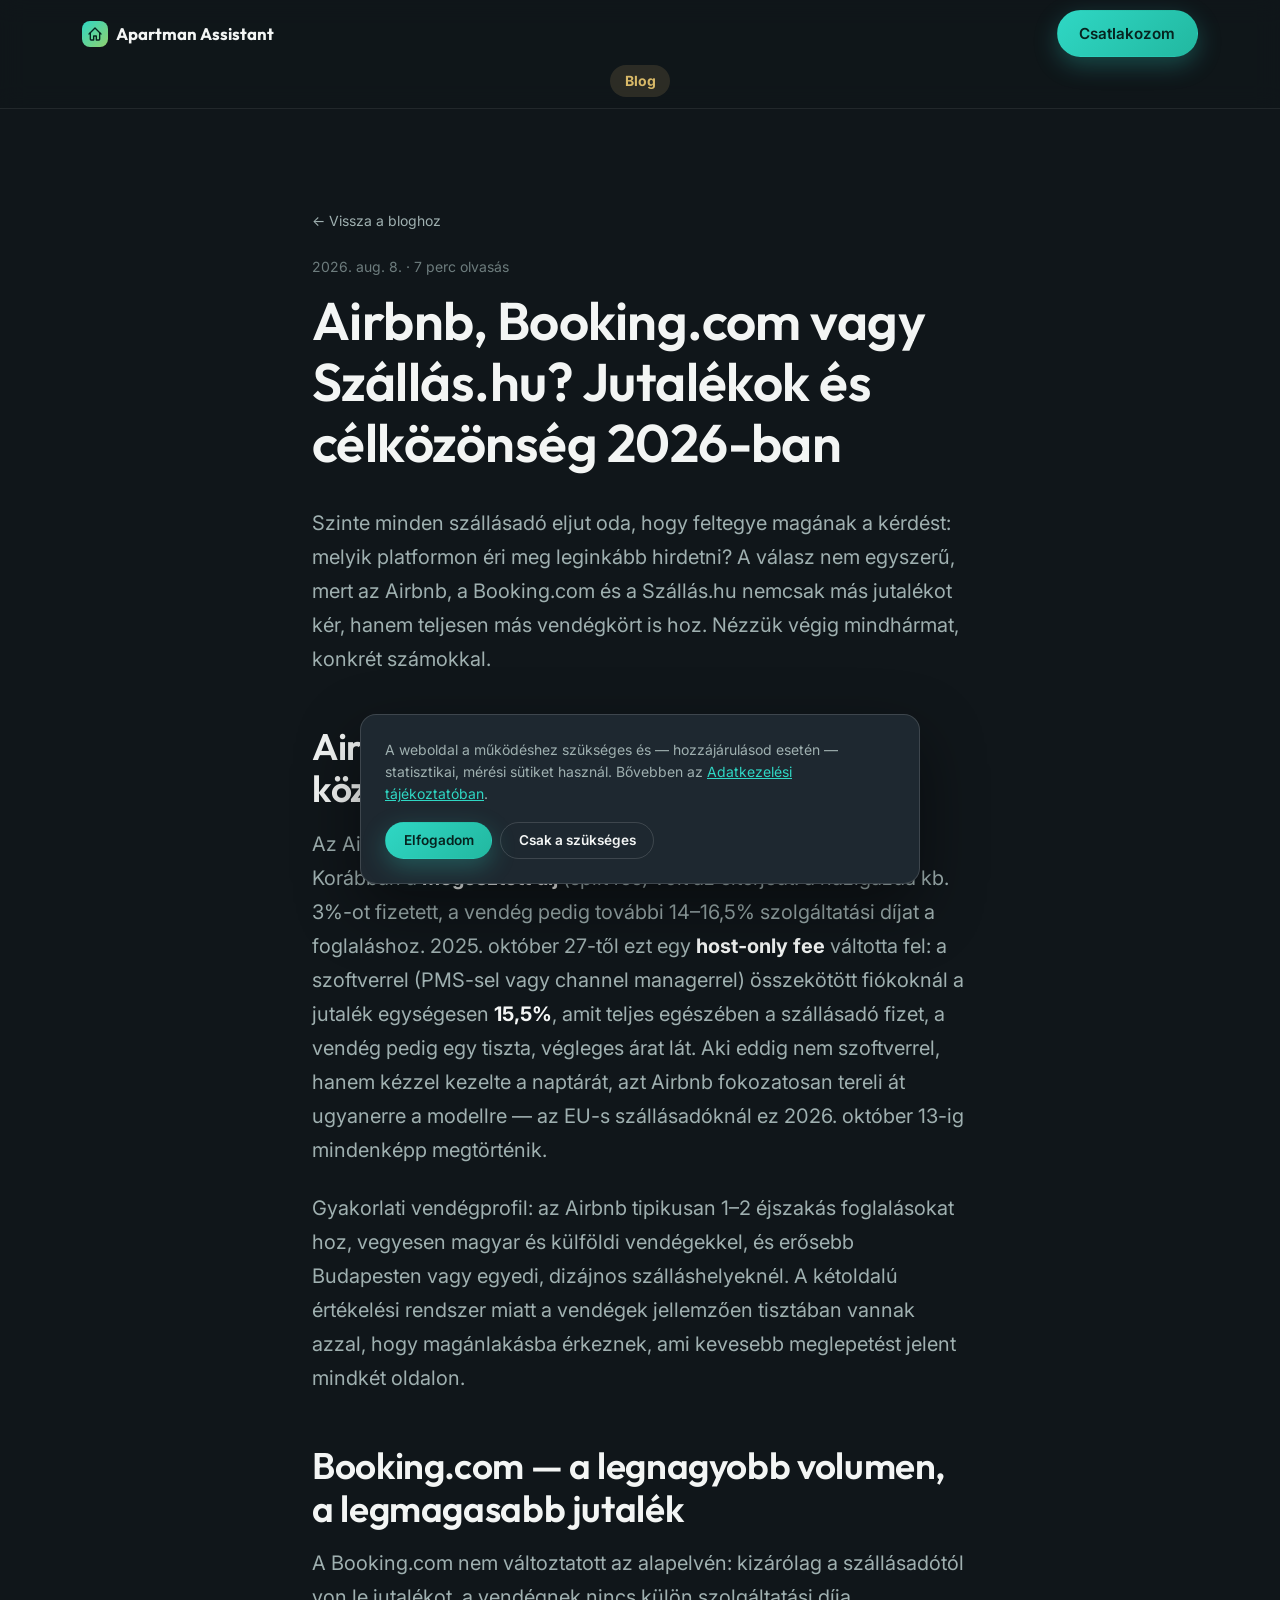
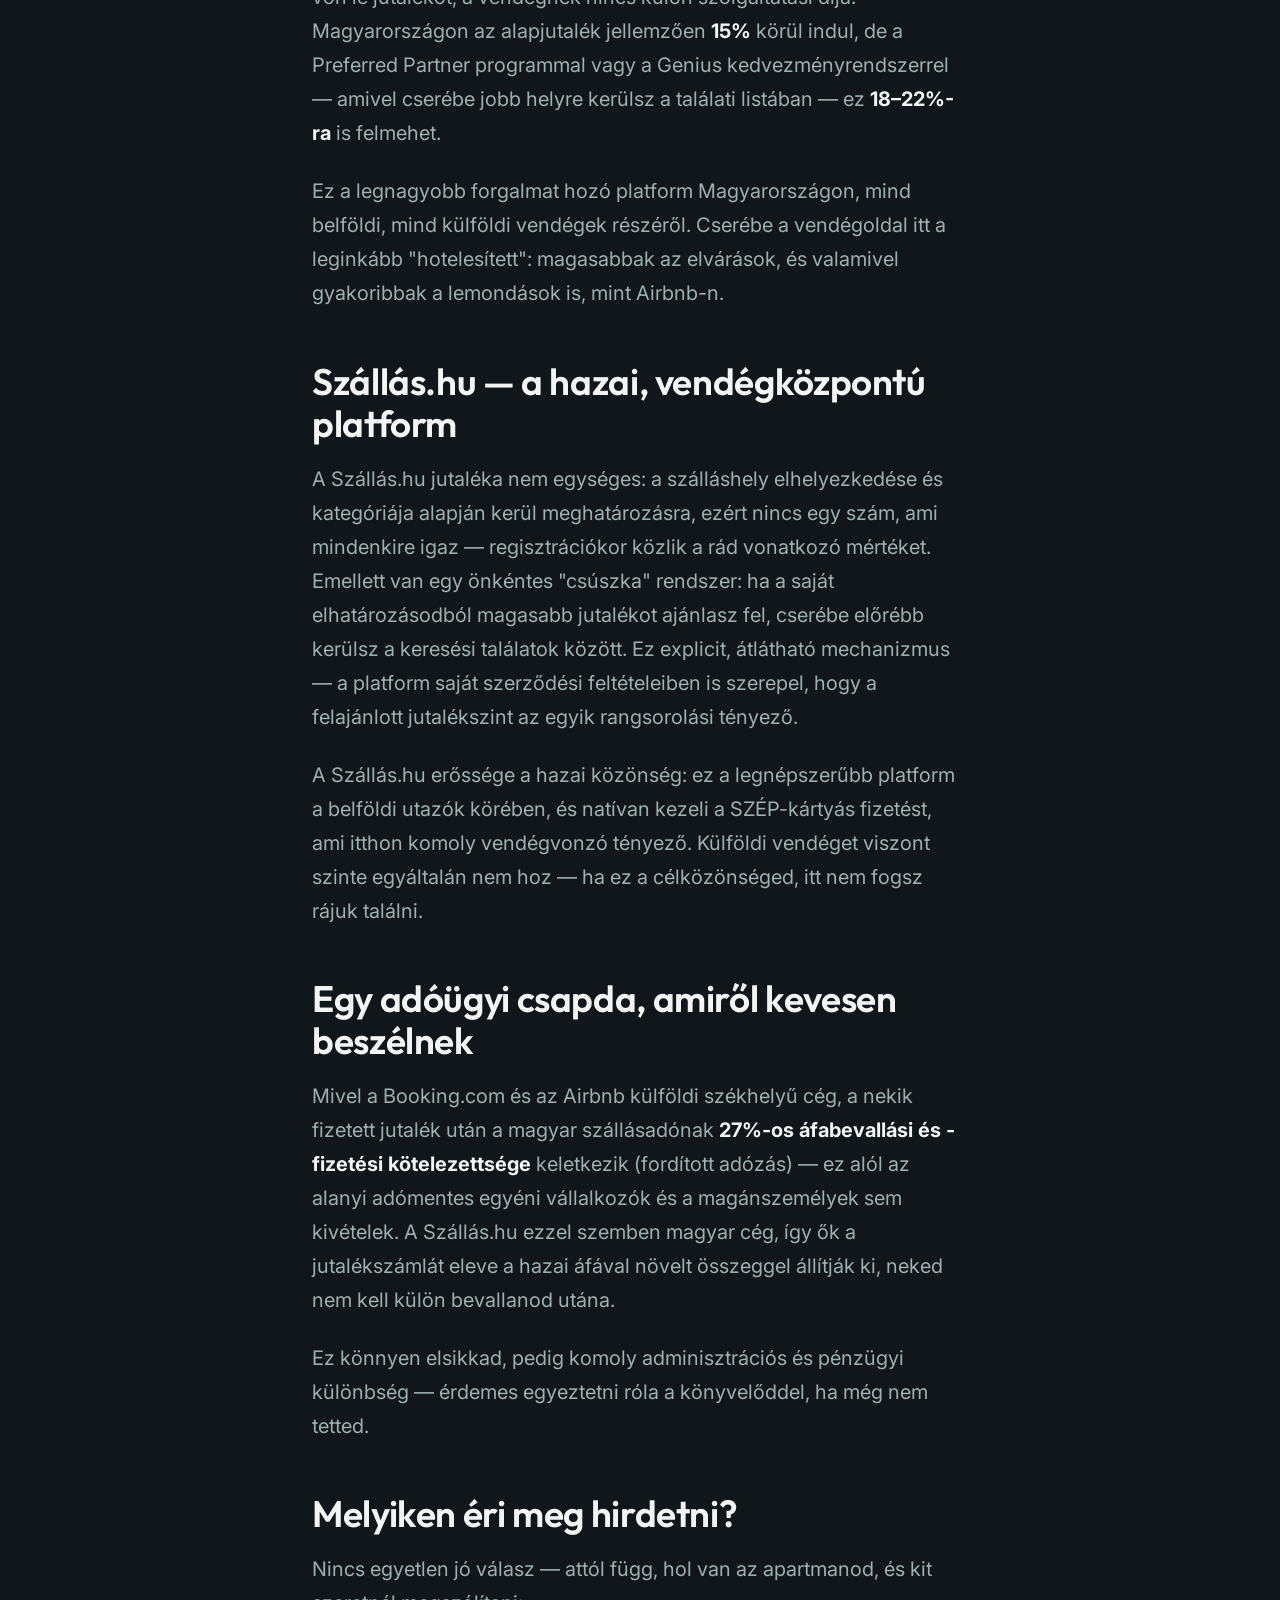
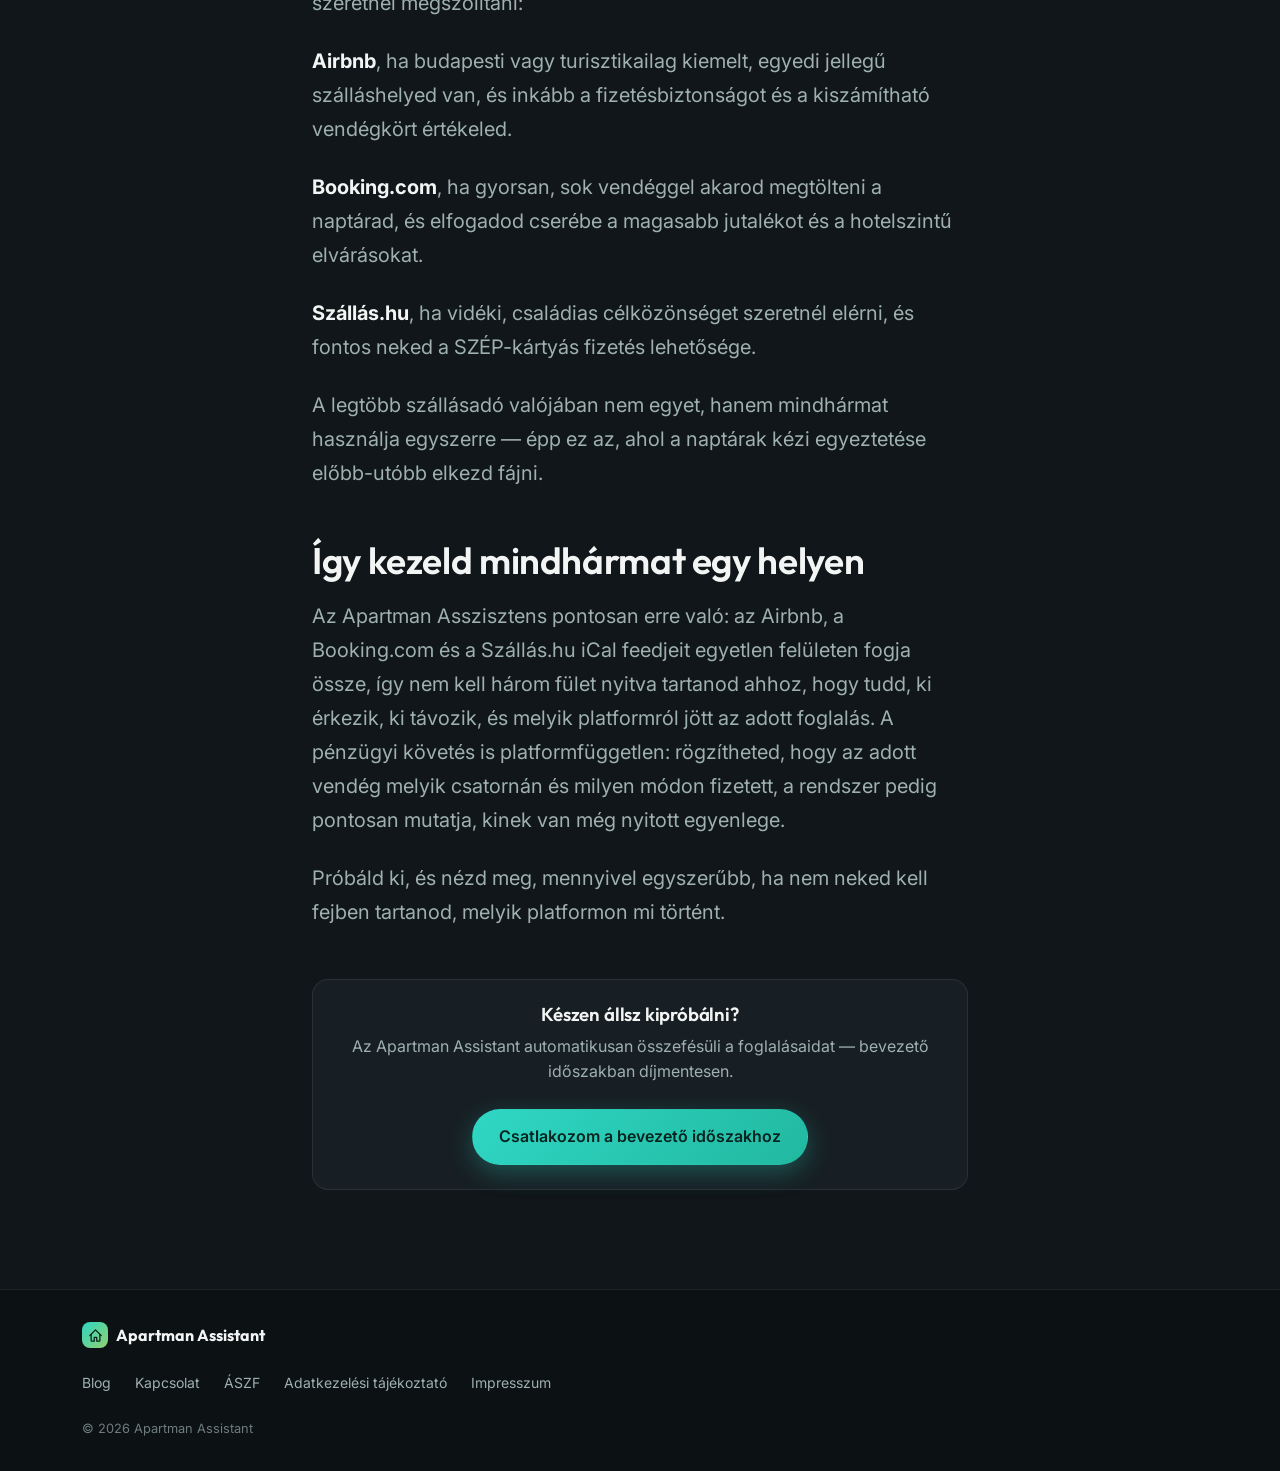
<file: blog/airbnb-booking-szallashu-jutalek-osszehasonlitas.html>
<!DOCTYPE html>
<html lang="hu">
<head>
<meta charset="UTF-8" />
<meta name="viewport" content="width=device-width, initial-scale=1, viewport-fit=cover" />

<title>Airbnb, Booking.com vagy Szállás.hu? Jutalékok és célközönség 2026-ban — Apartman Assistant Blog</title>
<meta name="description" content="Mennyi jutalékot von le az Airbnb, a Booking.com és a Szállás.hu 2026-ban, és melyik platform milyen vendéget hoz? Konkrét számok magyar szállásadóknak." />
<link rel="canonical" href="https://apartmanassistant.hu/blog/airbnb-booking-szallashu-jutalek-osszehasonlitas" />
<meta name="robots" content="index, follow" />
<meta name="theme-color" content="#10161a" />
<link rel="icon" href="/favicon.png" type="image/png" sizes="192x192" />
<link rel="apple-touch-icon" href="/assets/apple-touch-icon.png" />

<meta property="og:type" content="article" />
<meta property="og:site_name" content="Apartman Assistant" />
<meta property="og:title" content="Airbnb, Booking.com vagy Szállás.hu? Jutalékok és célközönség 2026-ban" />
<meta property="og:description" content="Mennyi jutalékot von le az Airbnb, a Booking.com és a Szállás.hu 2026-ban, és melyik platform milyen vendéget hoz? Konkrét számok magyar szállásadóknak." />
<meta property="og:url" content="https://apartmanassistant.hu/blog/airbnb-booking-szallashu-jutalek-osszehasonlitas" />
<meta property="og:locale" content="hu_HU" />
<meta property="og:image" content="https://apartmanassistant.hu/assets/og-image.jpg" />
<meta property="og:image:width" content="1200" />
<meta property="og:image:height" content="630" />

<meta name="twitter:card" content="summary_large_image" />
<meta name="twitter:title" content="Airbnb, Booking.com vagy Szállás.hu? Jutalékok és célközönség 2026-ban" />
<meta name="twitter:description" content="Mennyi jutalékot von le az Airbnb, a Booking.com és a Szállás.hu 2026-ban, és melyik platform milyen vendéget hoz? Konkrét számok magyar szállásadóknak." />
<meta name="twitter:image" content="https://apartmanassistant.hu/assets/og-image.jpg" />

<link rel="preconnect" href="https://fonts.googleapis.com" />
<link rel="preconnect" href="https://fonts.gstatic.com" crossorigin />
<link href="https://fonts.googleapis.com/css2?family=Outfit:wght@500;600;700&family=Inter:wght@400;500;600;700&display=swap" rel="stylesheet" />
<link rel="stylesheet" href="/style.css" />

<script type="application/ld+json">{"@context": "https://schema.org", "@type": "BlogPosting", "headline": "Airbnb, Booking.com vagy Szállás.hu? Jutalékok és célközönség 2026-ban", "description": "Mennyi jutalékot von le az Airbnb, a Booking.com és a Szállás.hu 2026-ban, és melyik platform milyen vendéget hoz? Konkrét számok magyar szállásadóknak.", "datePublished": "2026-08-08", "author": {"@type": "Organization", "name": "Apartman Assistant"}, "publisher": {"@type": "Organization", "name": "Apartman Assistant"}, "mainEntityOfPage": "https://apartmanassistant.hu/blog/airbnb-booking-szallashu-jutalek-osszehasonlitas", "image": "https://apartmanassistant.hu/assets/og-image.jpg"}</script>
</head>
<body>
<svg style="display:none">
  <symbol id="icon-home" viewBox="0 0 24 24" fill="none" stroke="currentColor" stroke-width="2" stroke-linecap="round" stroke-linejoin="round">
    <path d="M3 12l9-9 9 9"/><path d="M5 10v10a1 1 0 0 0 1 1h4v-6h4v6h4a1 1 0 0 0 1-1V10"/>
  </symbol>
</svg>
<header class="site-header" data-block="header">
  <div class="container site-header__inner">
    <div class="site-header__top">
      <a class="logo" href="/" aria-label="Apartman Assistant — kezdőlap">
        <span class="logo__mark"><svg viewBox="0 0 24 24"><use href="#icon-home"/></svg></span>
        Apartman Assistant
      </a>
      <a class="btn btn-primary" href="/#cta" data-cta="header">
        Csatlakozom
      </a>
    </div>
    <a class="header-nav-link" href="/blog">Blog</a>
  </div>
</header>

<main id="main">
<article class="section blog-article">
  <div class="container container--narrow">
    <a class="blog-back" href="/blog">← Vissza a bloghoz</a>
    <p class="blog-meta">2026. aug. 8. · 7 perc olvasás</p>
    <h1>Airbnb, Booking.com vagy Szállás.hu? Jutalékok és célközönség 2026-ban</h1>
    <div class="blog-prose">
<p>Szinte minden szállásadó eljut oda, hogy feltegye magának a kérdést: melyik platformon éri meg leginkább hirdetni? A válasz nem egyszerű, mert az Airbnb, a Booking.com és a Szállás.hu nemcsak más jutalékot kér, hanem teljesen más vendégkört is hoz. Nézzük végig mindhármat, konkrét számokkal.</p>

<h2>Airbnb — a prémium és fővárosi közönség platformja</h2>
<p>Az Airbnb 2025 őszén radikálisan átalakította a díjrendszerét. Korábban a <strong>megosztott díj</strong> (split fee) volt az elterjedt: a házigazda kb. 3%-ot fizetett, a vendég pedig további 14–16,5% szolgáltatási díjat a foglaláshoz. 2025. október 27-től ezt egy <strong>host-only fee</strong> váltotta fel: a szoftverrel (PMS-sel vagy channel managerrel) összekötött fiókoknál a jutalék egységesen <strong>15,5%</strong>, amit teljes egészében a szállásadó fizet, a vendég pedig egy tiszta, végleges árat lát. Aki eddig nem szoftverrel, hanem kézzel kezelte a naptárát, azt Airbnb fokozatosan tereli át ugyanerre a modellre — az EU-s szállásadóknál ez 2026. október 13-ig mindenképp megtörténik.</p>
<p>Gyakorlati vendégprofil: az Airbnb tipikusan 1–2 éjszakás foglalásokat hoz, vegyesen magyar és külföldi vendégekkel, és erősebb Budapesten vagy egyedi, dizájnos szálláshelyeknél. A kétoldalú értékelési rendszer miatt a vendégek jellemzően tisztában vannak azzal, hogy magánlakásba érkeznek, ami kevesebb meglepetést jelent mindkét oldalon.</p>

<h2>Booking.com — a legnagyobb volumen, a legmagasabb jutalék</h2>
<p>A Booking.com nem változtatott az alapelvén: kizárólag a szállásadótól von le jutalékot, a vendégnek nincs külön szolgáltatási díja. Magyarországon az alapjutalék jellemzően <strong>15%</strong> körül indul, de a Preferred Partner programmal vagy a Genius kedvezményrendszerrel — amivel cserébe jobb helyre kerülsz a találati listában — ez <strong>18–22%-ra</strong> is felmehet.</p>
<p>Ez a legnagyobb forgalmat hozó platform Magyarországon, mind belföldi, mind külföldi vendégek részéről. Cserébe a vendégoldal itt a leginkább "hotelesített": magasabbak az elvárások, és valamivel gyakoribbak a lemondások is, mint Airbnb-n.</p>

<h2>Szállás.hu — a hazai, vendégközpontú platform</h2>
<p>A Szállás.hu jutaléka nem egységes: a szálláshely elhelyezkedése és kategóriája alapján kerül meghatározásra, ezért nincs egy szám, ami mindenkire igaz — regisztrációkor közlik a rád vonatkozó mértéket. Emellett van egy önkéntes "csúszka" rendszer: ha a saját elhatározásodból magasabb jutalékot ajánlasz fel, cserébe előrébb kerülsz a keresési találatok között. Ez explicit, átlátható mechanizmus — a platform saját szerződési feltételeiben is szerepel, hogy a felajánlott jutalékszint az egyik rangsorolási tényező.</p>
<p>A Szállás.hu erőssége a hazai közönség: ez a legnépszerűbb platform a belföldi utazók körében, és natívan kezeli a SZÉP-kártyás fizetést, ami itthon komoly vendégvonzó tényező. Külföldi vendéget viszont szinte egyáltalán nem hoz — ha ez a célközönséged, itt nem fogsz rájuk találni.</p>

<h2>Egy adóügyi csapda, amiről kevesen beszélnek</h2>
<p>Mivel a Booking.com és az Airbnb külföldi székhelyű cég, a nekik fizetett jutalék után a magyar szállásadónak <strong>27%-os áfabevallási és -fizetési kötelezettsége</strong> keletkezik (fordított adózás) — ez alól az alanyi adómentes egyéni vállalkozók és a magánszemélyek sem kivételek. A Szállás.hu ezzel szemben magyar cég, így ők a jutalékszámlát eleve a hazai áfával növelt összeggel állítják ki, neked nem kell külön bevallanod utána.</p>
<p>Ez könnyen elsikkad, pedig komoly adminisztrációs és pénzügyi különbség — érdemes egyeztetni róla a könyvelőddel, ha még nem tetted.</p>

<h2>Melyiken éri meg hirdetni?</h2>
<p>Nincs egyetlen jó válasz — attól függ, hol van az apartmanod, és kit szeretnél megszólítani:</p>
<p><strong>Airbnb</strong>, ha budapesti vagy turisztikailag kiemelt, egyedi jellegű szálláshelyed van, és inkább a fizetésbiztonságot és a kiszámítható vendégkört értékeled.</p>
<p><strong>Booking.com</strong>, ha gyorsan, sok vendéggel akarod megtölteni a naptárad, és elfogadod cserébe a magasabb jutalékot és a hotelszintű elvárásokat.</p>
<p><strong>Szállás.hu</strong>, ha vidéki, családias célközönséget szeretnél elérni, és fontos neked a SZÉP-kártyás fizetés lehetősége.</p>
<p>A legtöbb szállásadó valójában nem egyet, hanem mindhármat használja egyszerre — épp ez az, ahol a naptárak kézi egyeztetése előbb-utóbb elkezd fájni.</p>

<h2>Így kezeld mindhármat egy helyen</h2>
<p>Az Apartman Asszisztens pontosan erre való: az Airbnb, a Booking.com és a Szállás.hu iCal feedjeit egyetlen felületen fogja össze, így nem kell három fület nyitva tartanod ahhoz, hogy tudd, ki érkezik, ki távozik, és melyik platformról jött az adott foglalás. A pénzügyi követés is platformfüggetlen: rögzítheted, hogy az adott vendég melyik csatornán és milyen módon fizetett, a rendszer pedig pontosan mutatja, kinek van még nyitott egyenlege.</p>
<p>Próbáld ki, és nézd meg, mennyivel egyszerűbb, ha nem neked kell fejben tartanod, melyik platformon mi történt.</p>
    </div>
    <div class="blog-article__cta card">
      <h3>Készen állsz kipróbálni?</h3>
      <p>Az Apartman Assistant automatikusan összefésüli a foglalásaidat — bevezető időszakban díjmentesen.</p>
      <a class="btn btn-primary" href="/#cta">Csatlakozom a bevezető időszakhoz</a>
    </div>
  </div>
</article>
</main>

<footer class="site-footer" data-block="footer">
  <div class="container site-footer__inner">
    <div class="site-footer__brand">
      <span class="logo__mark" style="width:26px;height:26px">
        <svg viewBox="0 0 24 24" style="width:15px;height:15px"><use href="#icon-home"/></svg>
      </span>
      Apartman Assistant
    </div>
    <ul class="site-footer__links">
      <li><a href="/blog">Blog</a></li>
      <li><a href="/kapcsolat">Kapcsolat</a></li>
      <li><a href="/aszf">ÁSZF</a></li>
      <li><a href="/adatkezelesi-tajekoztato">Adatkezelési tájékoztató</a></li>
      <li><a href="/impresszum">Impresszum</a></li>
    </ul>
    <p class="site-footer__meta">© 2026 Apartman Assistant</p>
  </div>
</footer>
<div class="cookie-banner" id="cookie-banner" data-block="cookie-banner" role="dialog" aria-label="Cookie beállítások" aria-live="polite">
  <p>
    A weboldal a működéshez szükséges és — hozzájárulásod esetén — statisztikai,
    mérési sütiket használ. Bővebben az
    <a href="/adatkezelesi-tajekoztato">Adatkezelési tájékoztatóban</a>.
  </p>
  <div class="cookie-banner__actions">
    <button class="btn btn-primary" id="cookie-accept" type="button">Elfogadom</button>
    <button class="btn btn-ghost" id="cookie-reject" type="button">Csak a szükséges</button>
  </div>
</div>
<script src="/script.js" defer></script>
</body>
</html>
</file>
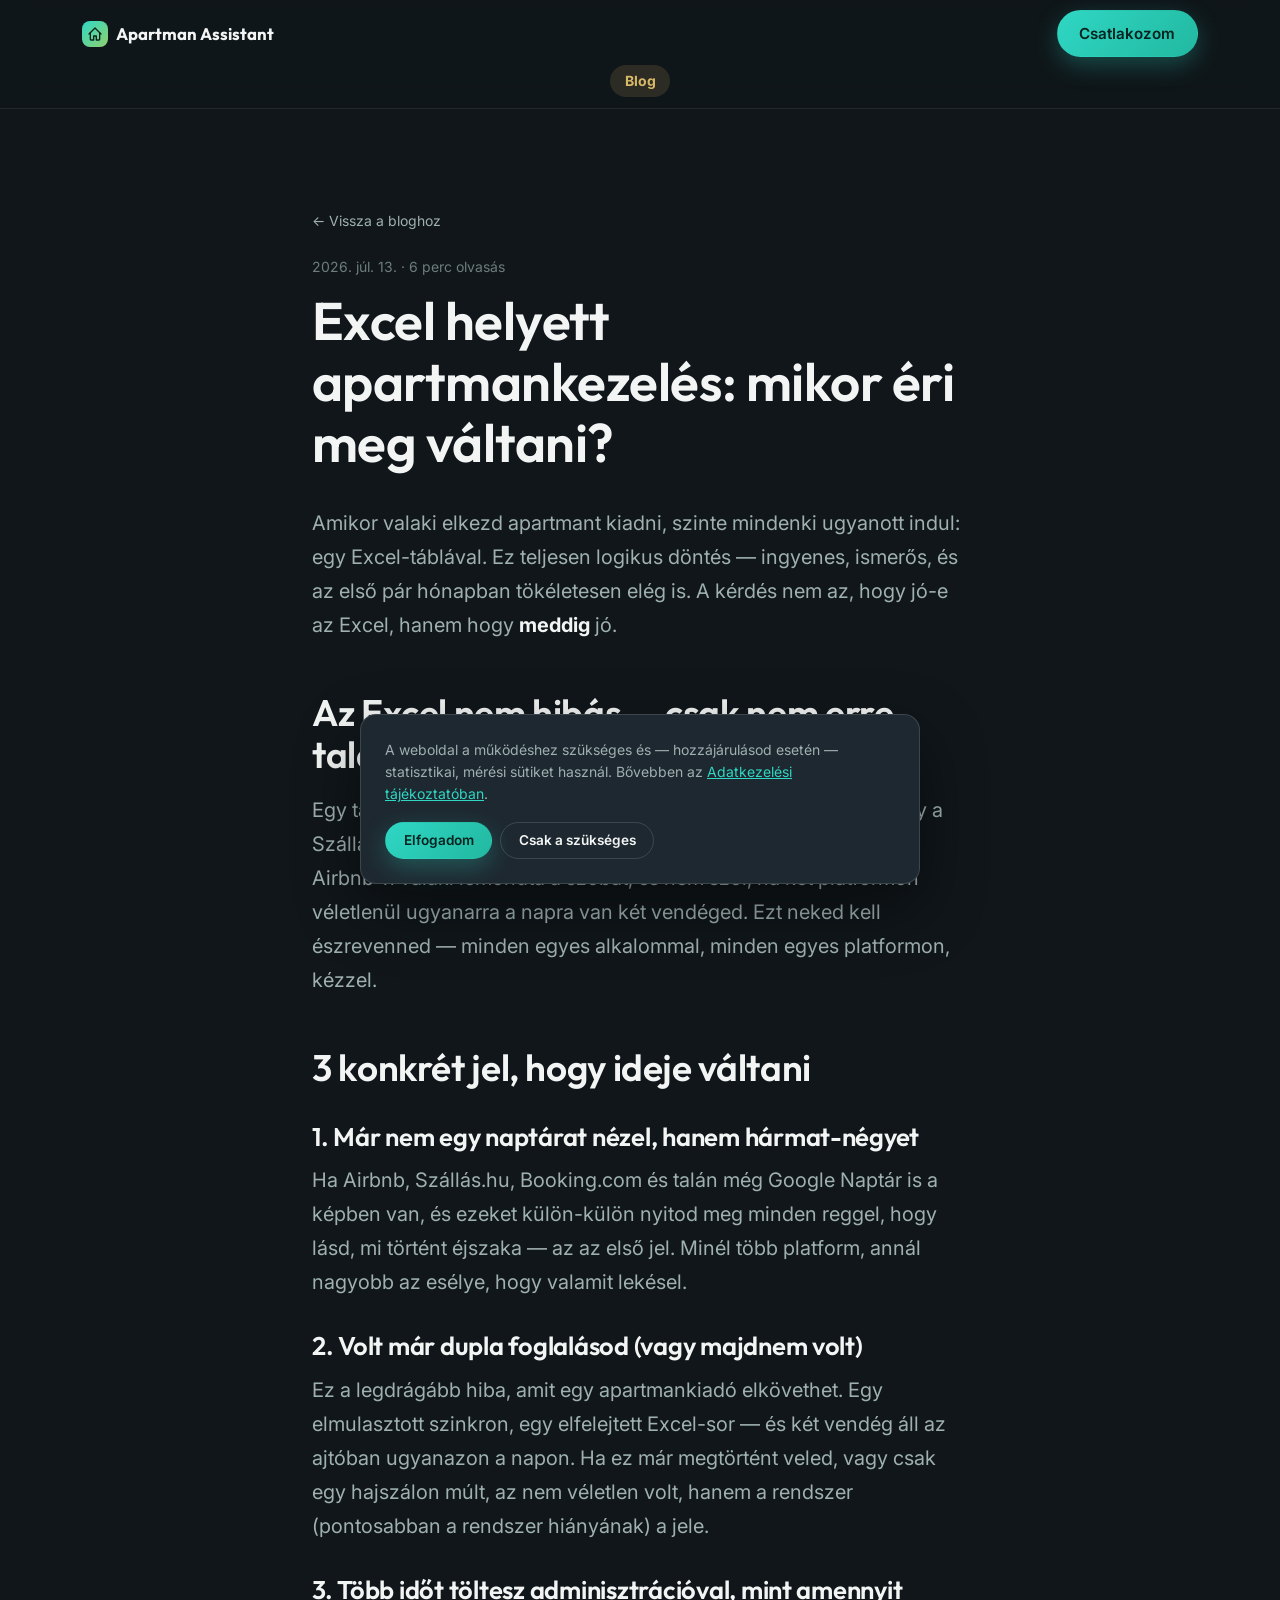
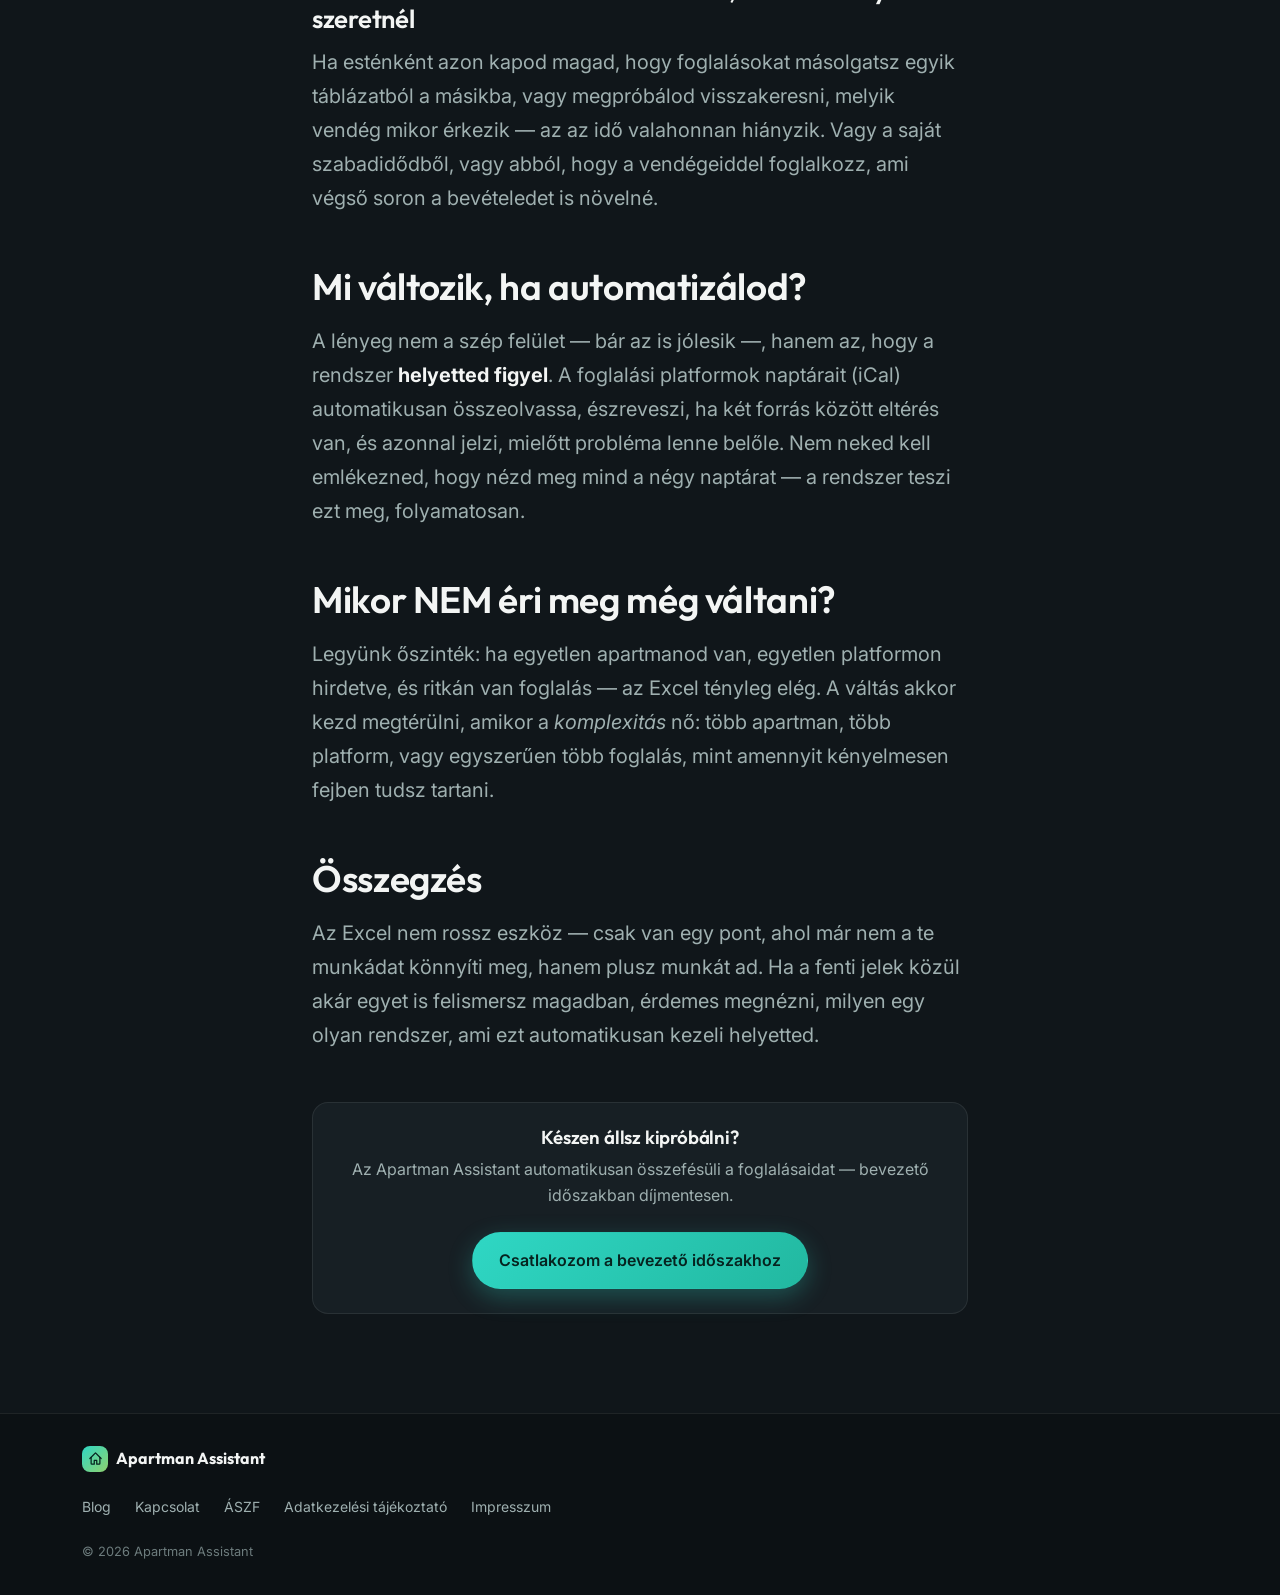
<file: blog/excel-helyett-apartman-kezeles.html>
<!DOCTYPE html>
<html lang="hu">
<head>
<meta charset="UTF-8" />
<meta name="viewport" content="width=device-width, initial-scale=1, viewport-fit=cover" />

<title>Excel helyett apartmankezelés: mikor éri meg váltani? — Apartman Assistant Blog</title>
<meta name="description" content="Meddig bírja egy Excel-tábla a foglalások kezelését, és honnan tudod, hogy ideje váltani? Konkrét jelek és szempontok apartmankiadóknak." />
<link rel="canonical" href="https://apartmanassistant.hu/blog/excel-helyett-apartman-kezeles" />
<meta name="robots" content="index, follow" />
<meta name="theme-color" content="#10161a" />
<link rel="icon" href="/favicon.png" type="image/png" sizes="192x192" />
<link rel="apple-touch-icon" href="/assets/apple-touch-icon.png" />

<meta property="og:type" content="article" />
<meta property="og:site_name" content="Apartman Assistant" />
<meta property="og:title" content="Excel helyett apartmankezelés: mikor éri meg váltani?" />
<meta property="og:description" content="Meddig bírja egy Excel-tábla a foglalások kezelését, és honnan tudod, hogy ideje váltani? Konkrét jelek és szempontok apartmankiadóknak." />
<meta property="og:url" content="https://apartmanassistant.hu/blog/excel-helyett-apartman-kezeles" />
<meta property="og:locale" content="hu_HU" />
<meta property="og:image" content="https://apartmanassistant.hu/assets/og-image.jpg" />
<meta property="og:image:width" content="1200" />
<meta property="og:image:height" content="630" />

<meta name="twitter:card" content="summary_large_image" />
<meta name="twitter:title" content="Excel helyett apartmankezelés: mikor éri meg váltani?" />
<meta name="twitter:description" content="Meddig bírja egy Excel-tábla a foglalások kezelését, és honnan tudod, hogy ideje váltani? Konkrét jelek és szempontok apartmankiadóknak." />
<meta name="twitter:image" content="https://apartmanassistant.hu/assets/og-image.jpg" />

<link rel="preconnect" href="https://fonts.googleapis.com" />
<link rel="preconnect" href="https://fonts.gstatic.com" crossorigin />
<link href="https://fonts.googleapis.com/css2?family=Outfit:wght@500;600;700&family=Inter:wght@400;500;600;700&display=swap" rel="stylesheet" />
<link rel="stylesheet" href="/style.css" />

<script type="application/ld+json">{"@context": "https://schema.org", "@type": "BlogPosting", "headline": "Excel helyett apartmankezelés: mikor éri meg váltani?", "description": "Meddig bírja egy Excel-tábla a foglalások kezelését, és honnan tudod, hogy ideje váltani? Konkrét jelek és szempontok apartmankiadóknak.", "datePublished": "2026-07-13", "author": {"@type": "Organization", "name": "Apartman Assistant"}, "publisher": {"@type": "Organization", "name": "Apartman Assistant"}, "mainEntityOfPage": "https://apartmanassistant.hu/blog/excel-helyett-apartman-kezeles", "image": "https://apartmanassistant.hu/assets/og-image.jpg"}</script>
</head>
<body>
<svg style="display:none">
  <symbol id="icon-home" viewBox="0 0 24 24" fill="none" stroke="currentColor" stroke-width="2" stroke-linecap="round" stroke-linejoin="round">
    <path d="M3 12l9-9 9 9"/><path d="M5 10v10a1 1 0 0 0 1 1h4v-6h4v6h4a1 1 0 0 0 1-1V10"/>
  </symbol>
</svg>
<header class="site-header" data-block="header">
  <div class="container site-header__inner">
    <div class="site-header__top">
      <a class="logo" href="/" aria-label="Apartman Assistant — kezdőlap">
        <span class="logo__mark"><svg viewBox="0 0 24 24"><use href="#icon-home"/></svg></span>
        Apartman Assistant
      </a>
      <a class="btn btn-primary" href="/#cta" data-cta="header">
        Csatlakozom
      </a>
    </div>
    <a class="header-nav-link" href="/blog">Blog</a>
  </div>
</header>

<main id="main">
<article class="section blog-article">
  <div class="container container--narrow">
    <a class="blog-back" href="/blog">← Vissza a bloghoz</a>
    <p class="blog-meta">2026. júl. 13. · 6 perc olvasás</p>
    <h1>Excel helyett apartmankezelés: mikor éri meg váltani?</h1>
    <div class="blog-prose">
<p>Amikor valaki elkezd apartmant kiadni, szinte mindenki ugyanott indul: egy Excel-táblával. Ez teljesen logikus döntés — ingyenes, ismerős, és az első pár hónapban tökéletesen elég is. A kérdés nem az, hogy jó-e az Excel, hanem hogy <strong>meddig</strong> jó.</p>

<h2>Az Excel nem hibás — csak nem erre találták ki</h2>
<p>Egy táblázat statikus: azt tudja, amit te beírsz bele. Nem tudja, hogy a Szállás.hu-n épp most jött egy új foglalás, nem veszi észre, ha az Airbnb-n valaki lemondta a szobát, és nem szól, ha két platformon véletlenül ugyanarra a napra van két vendéged. Ezt neked kell észrevenned — minden egyes alkalommal, minden egyes platformon, kézzel.</p>

<h2>3 konkrét jel, hogy ideje váltani</h2>

<h3>1. Már nem egy naptárat nézel, hanem hármat-négyet</h3>
<p>Ha Airbnb, Szállás.hu, Booking.com és talán még Google Naptár is a képben van, és ezeket külön-külön nyitod meg minden reggel, hogy lásd, mi történt éjszaka — az az első jel. Minél több platform, annál nagyobb az esélye, hogy valamit lekésel.</p>

<h3>2. Volt már dupla foglalásod (vagy majdnem volt)</h3>
<p>Ez a legdrágább hiba, amit egy apartmankiadó elkövethet. Egy elmulasztott szinkron, egy elfelejtett Excel-sor — és két vendég áll az ajtóban ugyanazon a napon. Ha ez már megtörtént veled, vagy csak egy hajszálon múlt, az nem véletlen volt, hanem a rendszer (pontosabban a rendszer hiányának) a jele.</p>

<h3>3. Több időt töltesz adminisztrációval, mint amennyit szeretnél</h3>
<p>Ha esténként azon kapod magad, hogy foglalásokat másolgatsz egyik táblázatból a másikba, vagy megpróbálod visszakeresni, melyik vendég mikor érkezik — az az idő valahonnan hiányzik. Vagy a saját szabadidődből, vagy abból, hogy a vendégeiddel foglalkozz, ami végső soron a bevételedet is növelné.</p>

<h2>Mi változik, ha automatizálod?</h2>
<p>A lényeg nem a szép felület — bár az is jólesik —, hanem az, hogy a rendszer <strong>helyetted figyel</strong>. A foglalási platformok naptárait (iCal) automatikusan összeolvassa, észreveszi, ha két forrás között eltérés van, és azonnal jelzi, mielőtt probléma lenne belőle. Nem neked kell emlékezned, hogy nézd meg mind a négy naptárat — a rendszer teszi ezt meg, folyamatosan.</p>

<h2>Mikor NEM éri meg még váltani?</h2>
<p>Legyünk őszinték: ha egyetlen apartmanod van, egyetlen platformon hirdetve, és ritkán van foglalás — az Excel tényleg elég. A váltás akkor kezd megtérülni, amikor a <em>komplexitás</em> nő: több apartman, több platform, vagy egyszerűen több foglalás, mint amennyit kényelmesen fejben tudsz tartani.</p>

<h2>Összegzés</h2>
<p>Az Excel nem rossz eszköz — csak van egy pont, ahol már nem a te munkádat könnyíti meg, hanem plusz munkát ad. Ha a fenti jelek közül akár egyet is felismersz magadban, érdemes megnézni, milyen egy olyan rendszer, ami ezt automatikusan kezeli helyetted.</p>
    </div>
    <div class="blog-article__cta card">
      <h3>Készen állsz kipróbálni?</h3>
      <p>Az Apartman Assistant automatikusan összefésüli a foglalásaidat — bevezető időszakban díjmentesen.</p>
      <a class="btn btn-primary" href="/#cta">Csatlakozom a bevezető időszakhoz</a>
    </div>
  </div>
</article>
</main>

<footer class="site-footer" data-block="footer">
  <div class="container site-footer__inner">
    <div class="site-footer__brand">
      <span class="logo__mark" style="width:26px;height:26px">
        <svg viewBox="0 0 24 24" style="width:15px;height:15px"><use href="#icon-home"/></svg>
      </span>
      Apartman Assistant
    </div>
    <ul class="site-footer__links">
      <li><a href="/blog">Blog</a></li>
      <li><a href="/kapcsolat">Kapcsolat</a></li>
      <li><a href="/aszf">ÁSZF</a></li>
      <li><a href="/adatkezelesi-tajekoztato">Adatkezelési tájékoztató</a></li>
      <li><a href="/impresszum">Impresszum</a></li>
    </ul>
    <p class="site-footer__meta">© 2026 Apartman Assistant</p>
  </div>
</footer>
<div class="cookie-banner" id="cookie-banner" data-block="cookie-banner" role="dialog" aria-label="Cookie beállítások" aria-live="polite">
  <p>
    A weboldal a működéshez szükséges és — hozzájárulásod esetén — statisztikai,
    mérési sütiket használ. Bővebben az
    <a href="/adatkezelesi-tajekoztato">Adatkezelési tájékoztatóban</a>.
  </p>
  <div class="cookie-banner__actions">
    <button class="btn btn-primary" id="cookie-accept" type="button">Elfogadom</button>
    <button class="btn btn-ghost" id="cookie-reject" type="button">Csak a szükséges</button>
  </div>
</div>
<script src="/script.js" defer></script>
</body>
</html>
</file>
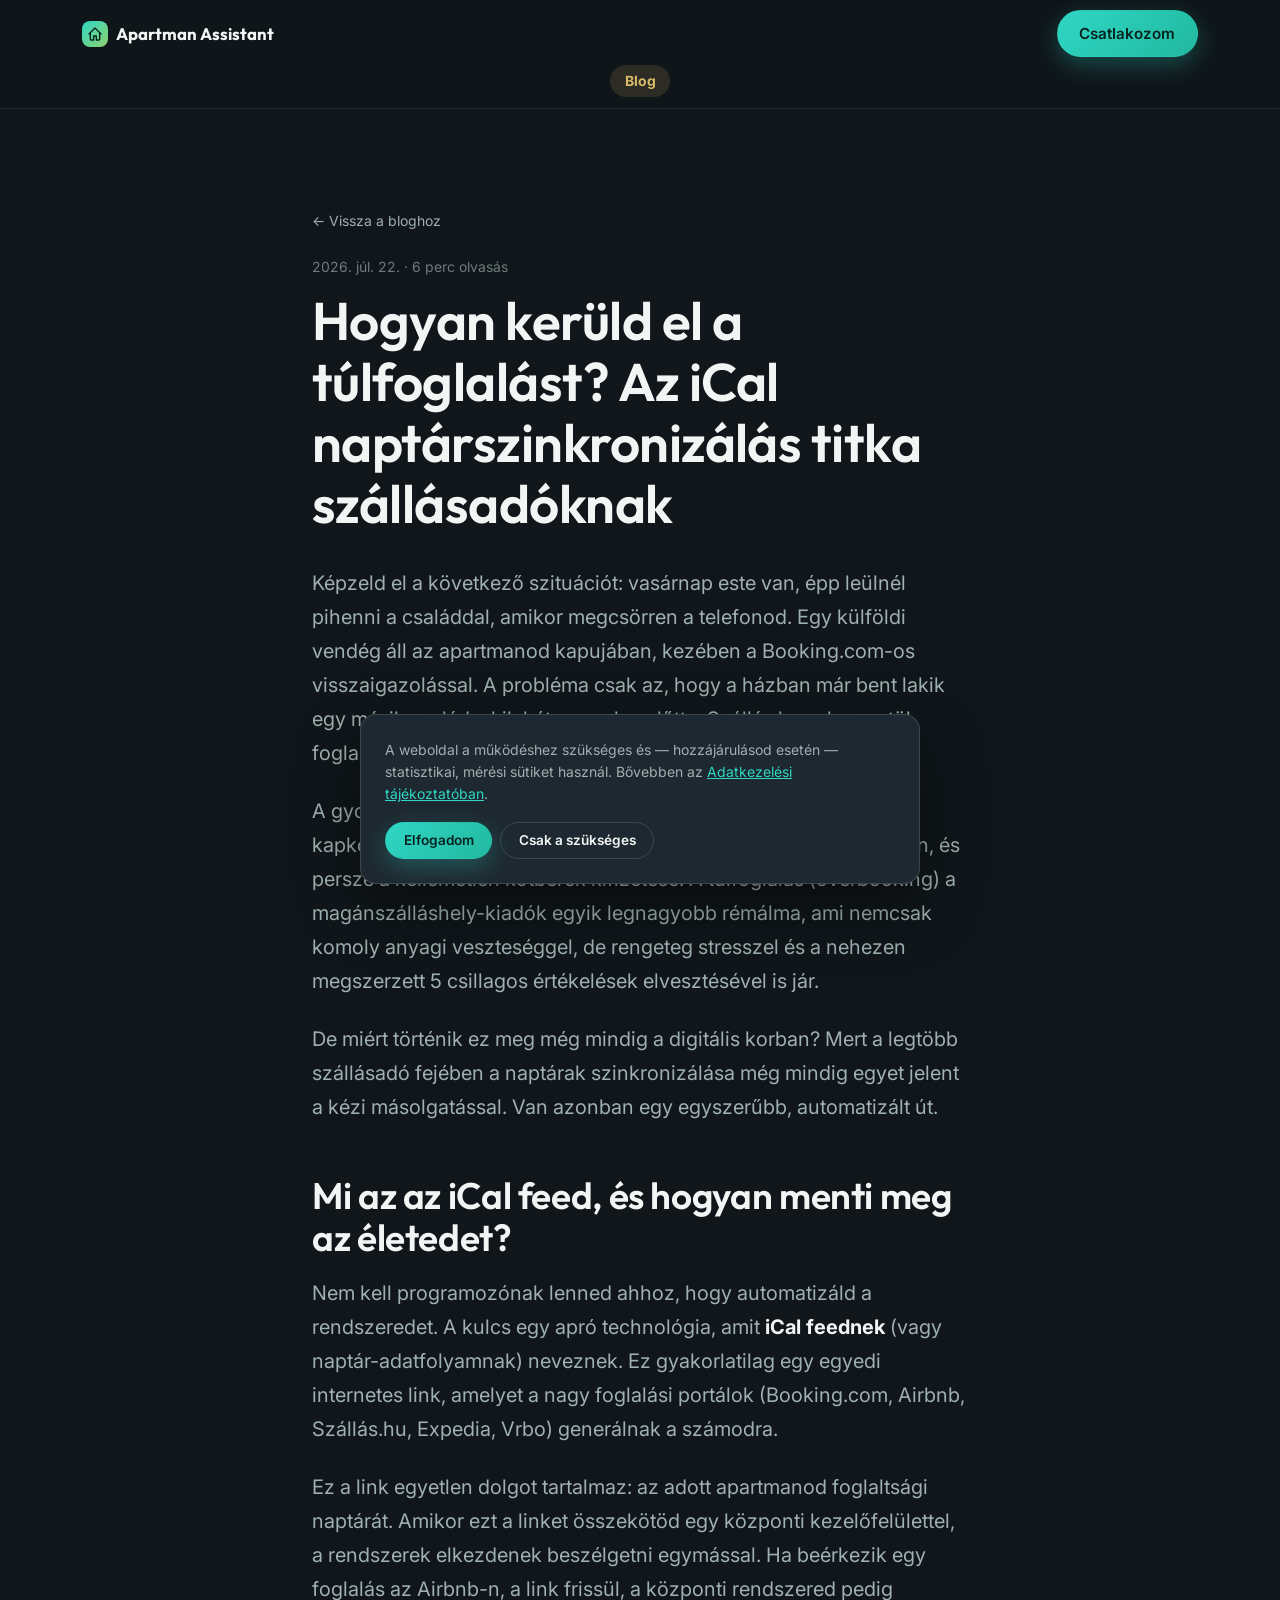
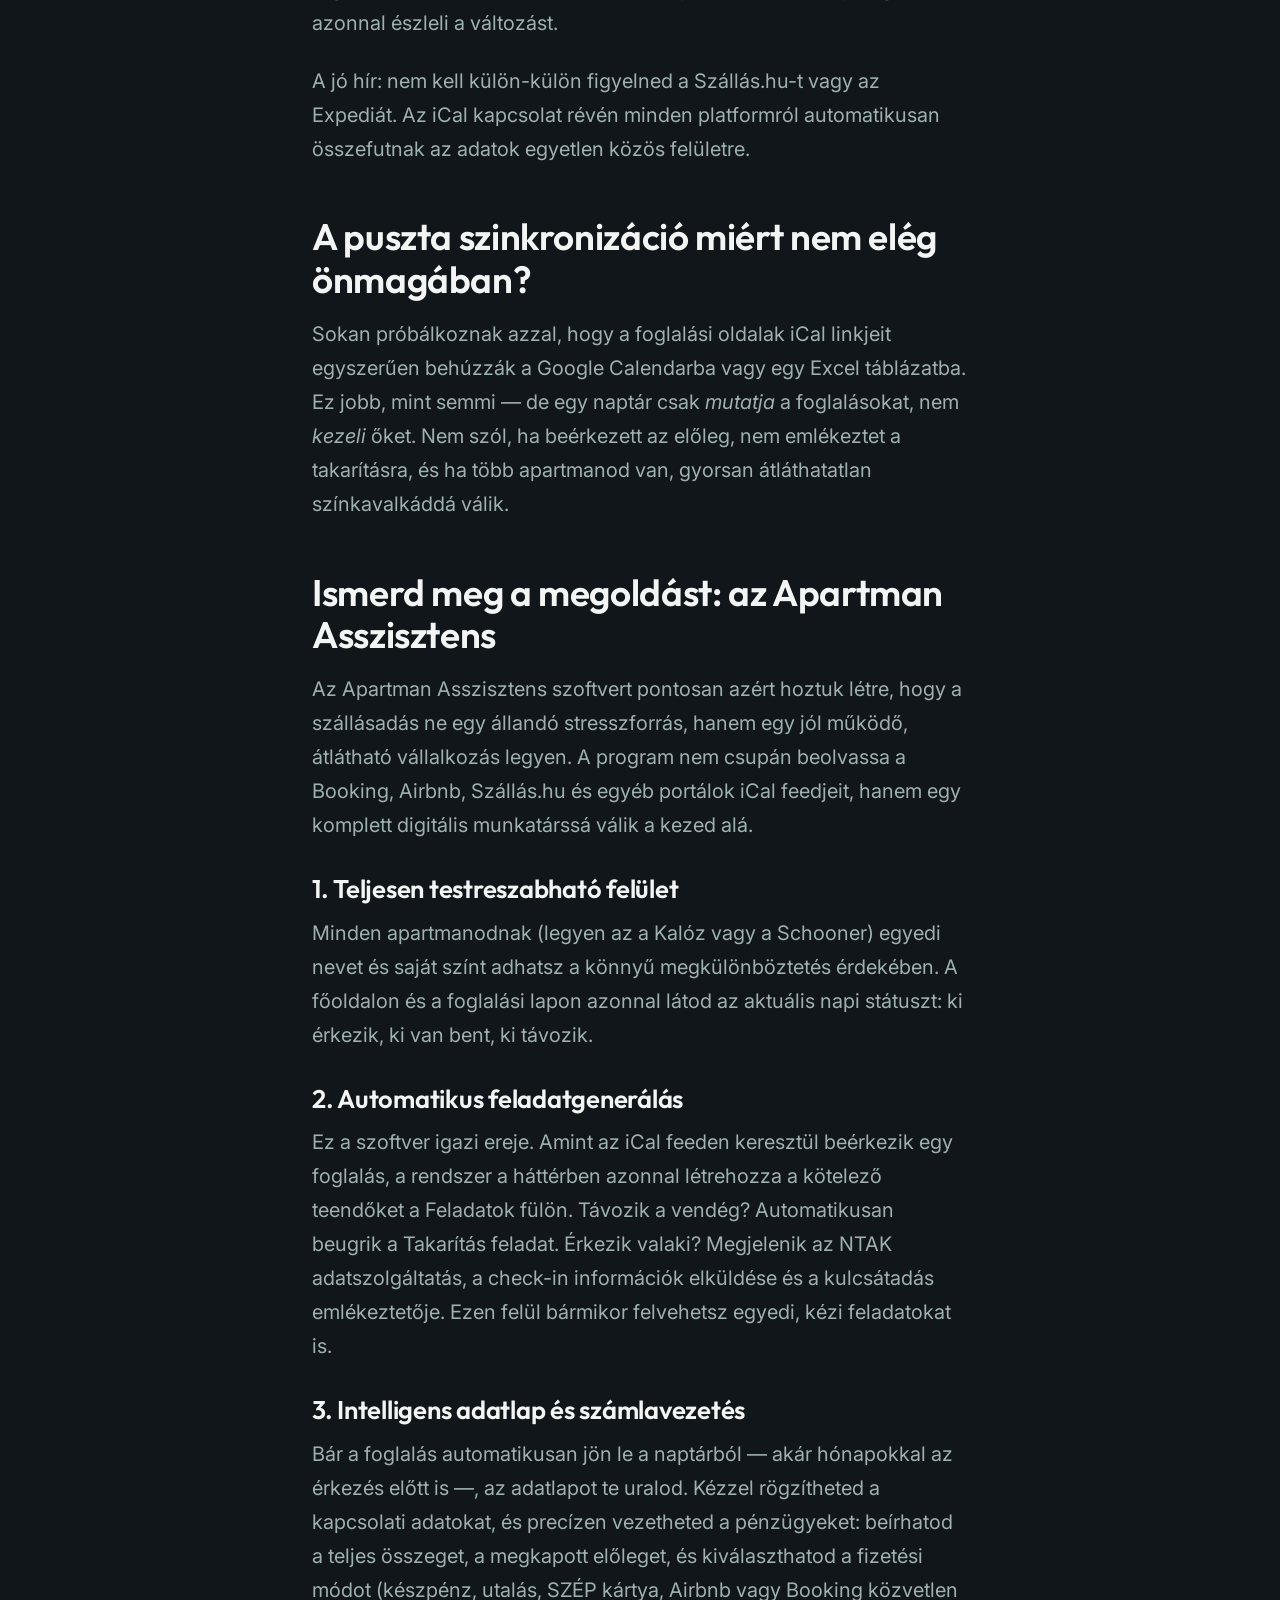
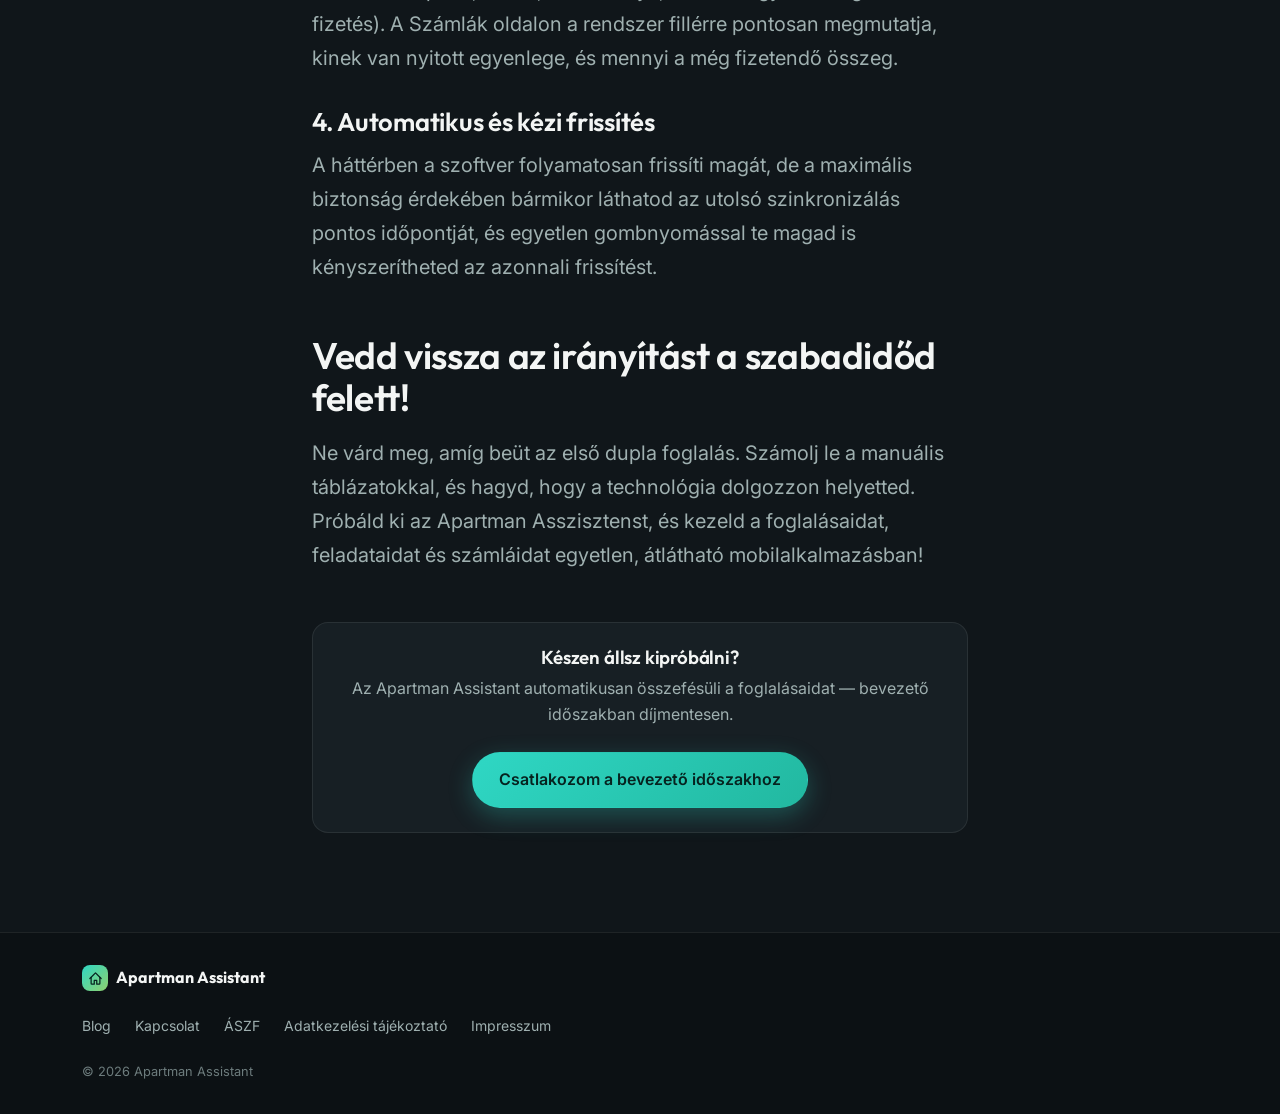
<file: blog/hogyan-keruld-el-a-tulfoglalast.html>
<!DOCTYPE html>
<html lang="hu">
<head>
<meta charset="UTF-8" />
<meta name="viewport" content="width=device-width, initial-scale=1, viewport-fit=cover" />

<title>Hogyan kerüld el a túlfoglalást? Az iCal naptárszinkronizálás titka szállásadóknak — Apartman Assistant Blog</title>
<meta name="description" content="Booking, Airbnb, Szállás.hu egyszerre? Íme, hogyan előzheted meg az iCal naptárszinkronizálással a dupla foglalást, mielőtt még megtörténne." />
<link rel="canonical" href="https://apartmanassistant.hu/blog/hogyan-keruld-el-a-tulfoglalast" />
<meta name="robots" content="index, follow" />
<meta name="theme-color" content="#10161a" />
<link rel="icon" href="/favicon.png" type="image/png" sizes="192x192" />
<link rel="apple-touch-icon" href="/assets/apple-touch-icon.png" />

<meta property="og:type" content="article" />
<meta property="og:site_name" content="Apartman Assistant" />
<meta property="og:title" content="Hogyan kerüld el a túlfoglalást? Az iCal naptárszinkronizálás titka szállásadóknak" />
<meta property="og:description" content="Booking, Airbnb, Szállás.hu egyszerre? Íme, hogyan előzheted meg az iCal naptárszinkronizálással a dupla foglalást, mielőtt még megtörténne." />
<meta property="og:url" content="https://apartmanassistant.hu/blog/hogyan-keruld-el-a-tulfoglalast" />
<meta property="og:locale" content="hu_HU" />
<meta property="og:image" content="https://apartmanassistant.hu/assets/og-image.jpg" />
<meta property="og:image:width" content="1200" />
<meta property="og:image:height" content="630" />

<meta name="twitter:card" content="summary_large_image" />
<meta name="twitter:title" content="Hogyan kerüld el a túlfoglalást? Az iCal naptárszinkronizálás titka szállásadóknak" />
<meta name="twitter:description" content="Booking, Airbnb, Szállás.hu egyszerre? Íme, hogyan előzheted meg az iCal naptárszinkronizálással a dupla foglalást, mielőtt még megtörténne." />
<meta name="twitter:image" content="https://apartmanassistant.hu/assets/og-image.jpg" />

<link rel="preconnect" href="https://fonts.googleapis.com" />
<link rel="preconnect" href="https://fonts.gstatic.com" crossorigin />
<link href="https://fonts.googleapis.com/css2?family=Outfit:wght@500;600;700&family=Inter:wght@400;500;600;700&display=swap" rel="stylesheet" />
<link rel="stylesheet" href="/style.css" />

<script type="application/ld+json">{"@context": "https://schema.org", "@type": "BlogPosting", "headline": "Hogyan kerüld el a túlfoglalást? Az iCal naptárszinkronizálás titka szállásadóknak", "description": "Booking, Airbnb, Szállás.hu egyszerre? Íme, hogyan előzheted meg az iCal naptárszinkronizálással a dupla foglalást, mielőtt még megtörténne.", "datePublished": "2026-07-22", "author": {"@type": "Organization", "name": "Apartman Assistant"}, "publisher": {"@type": "Organization", "name": "Apartman Assistant"}, "mainEntityOfPage": "https://apartmanassistant.hu/blog/hogyan-keruld-el-a-tulfoglalast", "image": "https://apartmanassistant.hu/assets/og-image.jpg"}</script>
</head>
<body>
<svg style="display:none">
  <symbol id="icon-home" viewBox="0 0 24 24" fill="none" stroke="currentColor" stroke-width="2" stroke-linecap="round" stroke-linejoin="round">
    <path d="M3 12l9-9 9 9"/><path d="M5 10v10a1 1 0 0 0 1 1h4v-6h4v6h4a1 1 0 0 0 1-1V10"/>
  </symbol>
</svg>
<header class="site-header" data-block="header">
  <div class="container site-header__inner">
    <div class="site-header__top">
      <a class="logo" href="/" aria-label="Apartman Assistant — kezdőlap">
        <span class="logo__mark"><svg viewBox="0 0 24 24"><use href="#icon-home"/></svg></span>
        Apartman Assistant
      </a>
      <a class="btn btn-primary" href="/#cta" data-cta="header">
        Csatlakozom
      </a>
    </div>
    <a class="header-nav-link" href="/blog">Blog</a>
  </div>
</header>

<main id="main">
<article class="section blog-article">
  <div class="container container--narrow">
    <a class="blog-back" href="/blog">← Vissza a bloghoz</a>
    <p class="blog-meta">2026. júl. 22. · 6 perc olvasás</p>
    <h1>Hogyan kerüld el a túlfoglalást? Az iCal naptárszinkronizálás titka szállásadóknak</h1>
    <div class="blog-prose">
<p>Képzeld el a következő szituációt: vasárnap este van, épp leülnél pihenni a családdal, amikor megcsörren a telefonod. Egy külföldi vendég áll az apartmanod kapujában, kezében a Booking.com-os visszaigazolással. A probléma csak az, hogy a házban már bent lakik egy másik család, akik két nappal ezelőtt a Szállás.hu-n keresztül foglalták le pontosan ugyanazt az időszakot.</p>

<p>A gyomrod azonnal görcsbe rándul. Kezdődik a telefonálgatás, a kapkodás, a magyarázkodás, a másik szállás keresése a környéken, és persze a kellemetlen kötbérek kifizetése. A túlfoglalás (overbooking) a magánszálláshely-kiadók egyik legnagyobb rémálma, ami nemcsak komoly anyagi veszteséggel, de rengeteg stresszel és a nehezen megszerzett 5 csillagos értékelések elvesztésével is jár.</p>

<p>De miért történik ez meg még mindig a digitális korban? Mert a legtöbb szállásadó fejében a naptárak szinkronizálása még mindig egyet jelent a kézi másolgatással. Van azonban egy egyszerűbb, automatizált út.</p>

<h2>Mi az az iCal feed, és hogyan menti meg az életedet?</h2>
<p>Nem kell programozónak lenned ahhoz, hogy automatizáld a rendszeredet. A kulcs egy apró technológia, amit <strong>iCal feednek</strong> (vagy naptár-adatfolyamnak) neveznek. Ez gyakorlatilag egy egyedi internetes link, amelyet a nagy foglalási portálok (Booking.com, Airbnb, Szállás.hu, Expedia, Vrbo) generálnak a számodra.</p>
<p>Ez a link egyetlen dolgot tartalmaz: az adott apartmanod foglaltsági naptárát. Amikor ezt a linket összekötöd egy központi kezelőfelülettel, a rendszerek elkezdenek beszélgetni egymással. Ha beérkezik egy foglalás az Airbnb-n, a link frissül, a központi rendszered pedig azonnal észleli a változást.</p>
<p>A jó hír: nem kell külön-külön figyelned a Szállás.hu-t vagy az Expediát. Az iCal kapcsolat révén minden platformról automatikusan összefutnak az adatok egyetlen közös felületre.</p>

<h2>A puszta szinkronizáció miért nem elég önmagában?</h2>
<p>Sokan próbálkoznak azzal, hogy a foglalási oldalak iCal linkjeit egyszerűen behúzzák a Google Calendarba vagy egy Excel táblázatba. Ez jobb, mint semmi — de egy naptár csak <em>mutatja</em> a foglalásokat, nem <em>kezeli</em> őket. Nem szól, ha beérkezett az előleg, nem emlékeztet a takarításra, és ha több apartmanod van, gyorsan átláthatatlan színkavalkáddá válik.</p>

<h2>Ismerd meg a megoldást: az Apartman Asszisztens</h2>
<p>Az Apartman Asszisztens szoftvert pontosan azért hoztuk létre, hogy a szállásadás ne egy állandó stresszforrás, hanem egy jól működő, átlátható vállalkozás legyen. A program nem csupán beolvassa a Booking, Airbnb, Szállás.hu és egyéb portálok iCal feedjeit, hanem egy komplett digitális munkatárssá válik a kezed alá.</p>

<h3>1. Teljesen testreszabható felület</h3>
<p>Minden apartmanodnak (legyen az a Kalóz vagy a Schooner) egyedi nevet és saját színt adhatsz a könnyű megkülönböztetés érdekében. A főoldalon és a foglalási lapon azonnal látod az aktuális napi státuszt: ki érkezik, ki van bent, ki távozik.</p>

<h3>2. Automatikus feladatgenerálás</h3>
<p>Ez a szoftver igazi ereje. Amint az iCal feeden keresztül beérkezik egy foglalás, a rendszer a háttérben azonnal létrehozza a kötelező teendőket a Feladatok fülön. Távozik a vendég? Automatikusan beugrik a Takarítás feladat. Érkezik valaki? Megjelenik az NTAK adatszolgáltatás, a check-in információk elküldése és a kulcsátadás emlékeztetője. Ezen felül bármikor felvehetsz egyedi, kézi feladatokat is.</p>

<h3>3. Intelligens adatlap és számlavezetés</h3>
<p>Bár a foglalás automatikusan jön le a naptárból — akár hónapokkal az érkezés előtt is —, az adatlapot te uralod. Kézzel rögzítheted a kapcsolati adatokat, és precízen vezetheted a pénzügyeket: beírhatod a teljes összeget, a megkapott előleget, és kiválaszthatod a fizetési módot (készpénz, utalás, SZÉP kártya, Airbnb vagy Booking közvetlen fizetés). A Számlák oldalon a rendszer fillérre pontosan megmutatja, kinek van nyitott egyenlege, és mennyi a még fizetendő összeg.</p>

<h3>4. Automatikus és kézi frissítés</h3>
<p>A háttérben a szoftver folyamatosan frissíti magát, de a maximális biztonság érdekében bármikor láthatod az utolsó szinkronizálás pontos időpontját, és egyetlen gombnyomással te magad is kényszerítheted az azonnali frissítést.</p>

<h2>Vedd vissza az irányítást a szabadidőd felett!</h2>
<p>Ne várd meg, amíg beüt az első dupla foglalás. Számolj le a manuális táblázatokkal, és hagyd, hogy a technológia dolgozzon helyetted. Próbáld ki az Apartman Asszisztenst, és kezeld a foglalásaidat, feladataidat és számláidat egyetlen, átlátható mobilalkalmazásban!</p>
    </div>
    <div class="blog-article__cta card">
      <h3>Készen állsz kipróbálni?</h3>
      <p>Az Apartman Assistant automatikusan összefésüli a foglalásaidat — bevezető időszakban díjmentesen.</p>
      <a class="btn btn-primary" href="/#cta">Csatlakozom a bevezető időszakhoz</a>
    </div>
  </div>
</article>
</main>

<footer class="site-footer" data-block="footer">
  <div class="container site-footer__inner">
    <div class="site-footer__brand">
      <span class="logo__mark" style="width:26px;height:26px">
        <svg viewBox="0 0 24 24" style="width:15px;height:15px"><use href="#icon-home"/></svg>
      </span>
      Apartman Assistant
    </div>
    <ul class="site-footer__links">
      <li><a href="/blog">Blog</a></li>
      <li><a href="/kapcsolat">Kapcsolat</a></li>
      <li><a href="/aszf">ÁSZF</a></li>
      <li><a href="/adatkezelesi-tajekoztato">Adatkezelési tájékoztató</a></li>
      <li><a href="/impresszum">Impresszum</a></li>
    </ul>
    <p class="site-footer__meta">© 2026 Apartman Assistant</p>
  </div>
</footer>
<div class="cookie-banner" id="cookie-banner" data-block="cookie-banner" role="dialog" aria-label="Cookie beállítások" aria-live="polite">
  <p>
    A weboldal a működéshez szükséges és — hozzájárulásod esetén — statisztikai,
    mérési sütiket használ. Bővebben az
    <a href="/adatkezelesi-tajekoztato">Adatkezelési tájékoztatóban</a>.
  </p>
  <div class="cookie-banner__actions">
    <button class="btn btn-primary" id="cookie-accept" type="button">Elfogadom</button>
    <button class="btn btn-ghost" id="cookie-reject" type="button">Csak a szükséges</button>
  </div>
</div>
<script src="/script.js" defer></script>
</body>
</html>
</file>
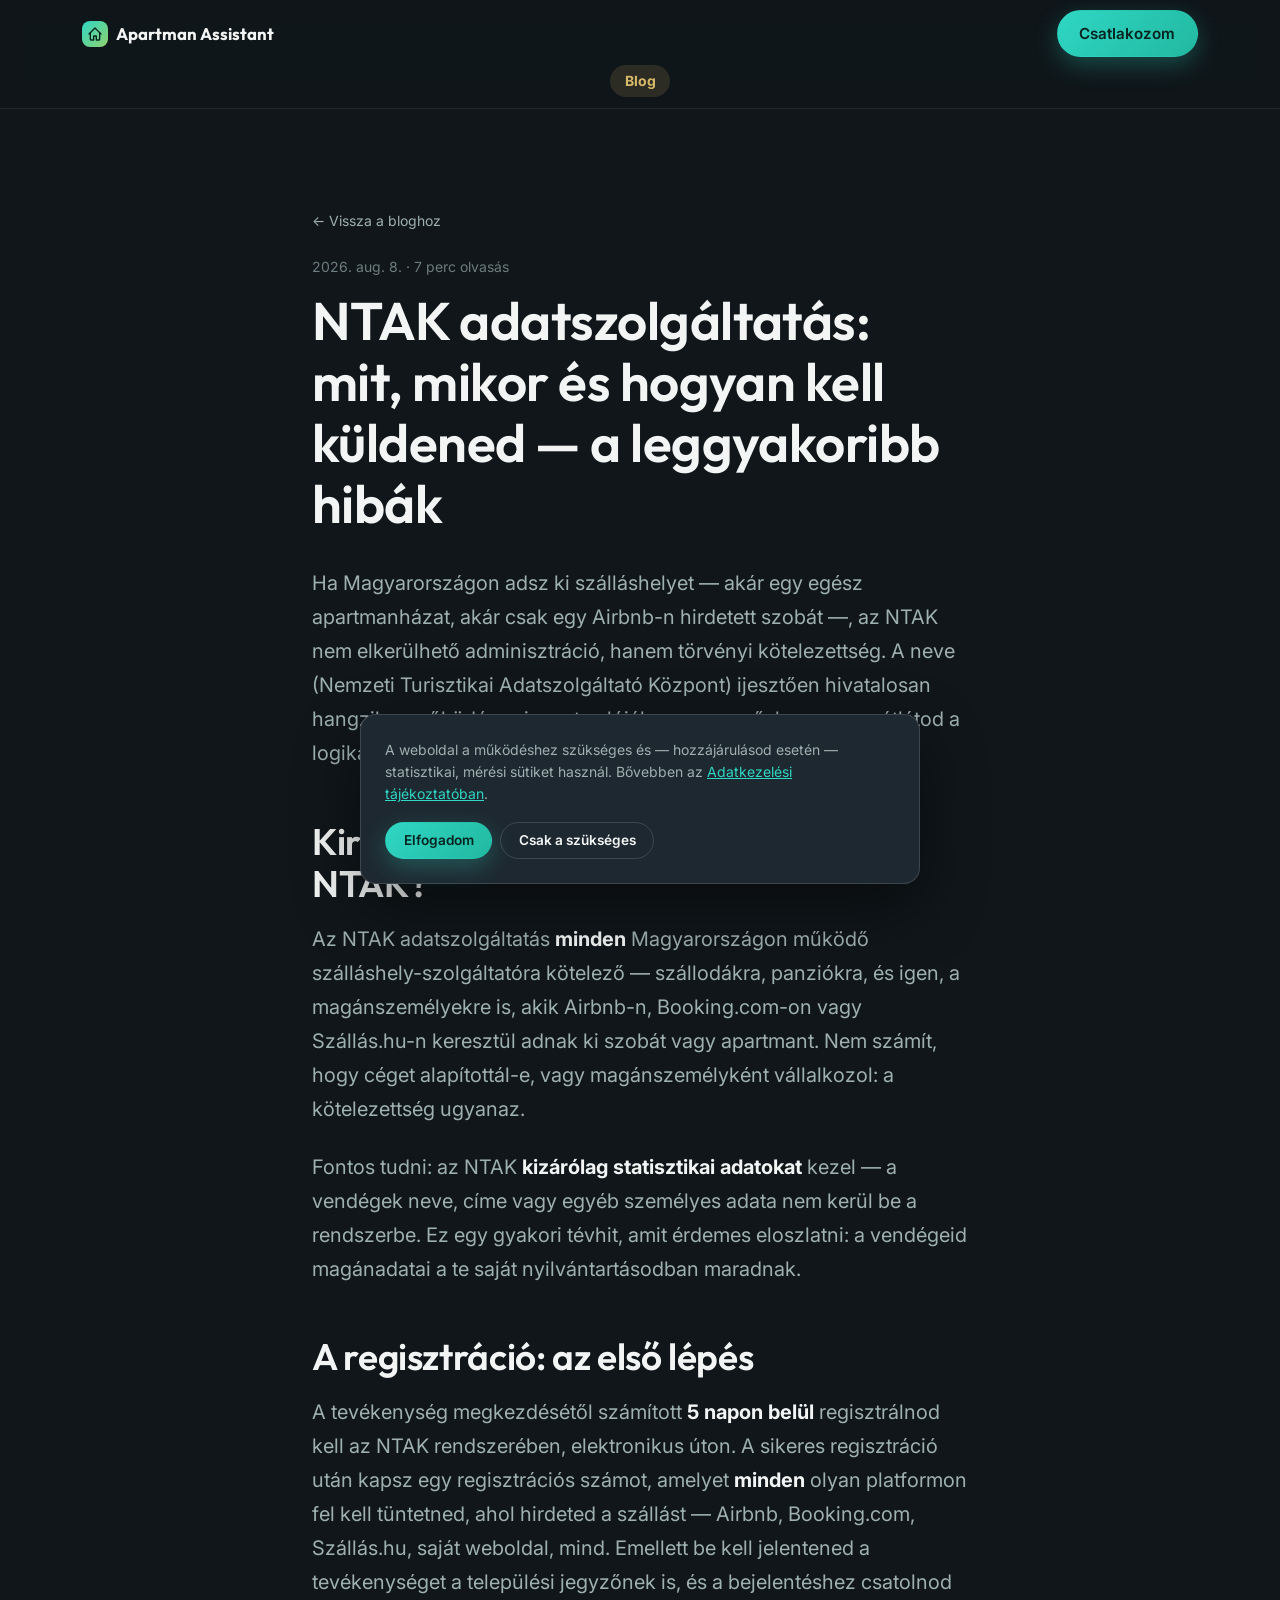
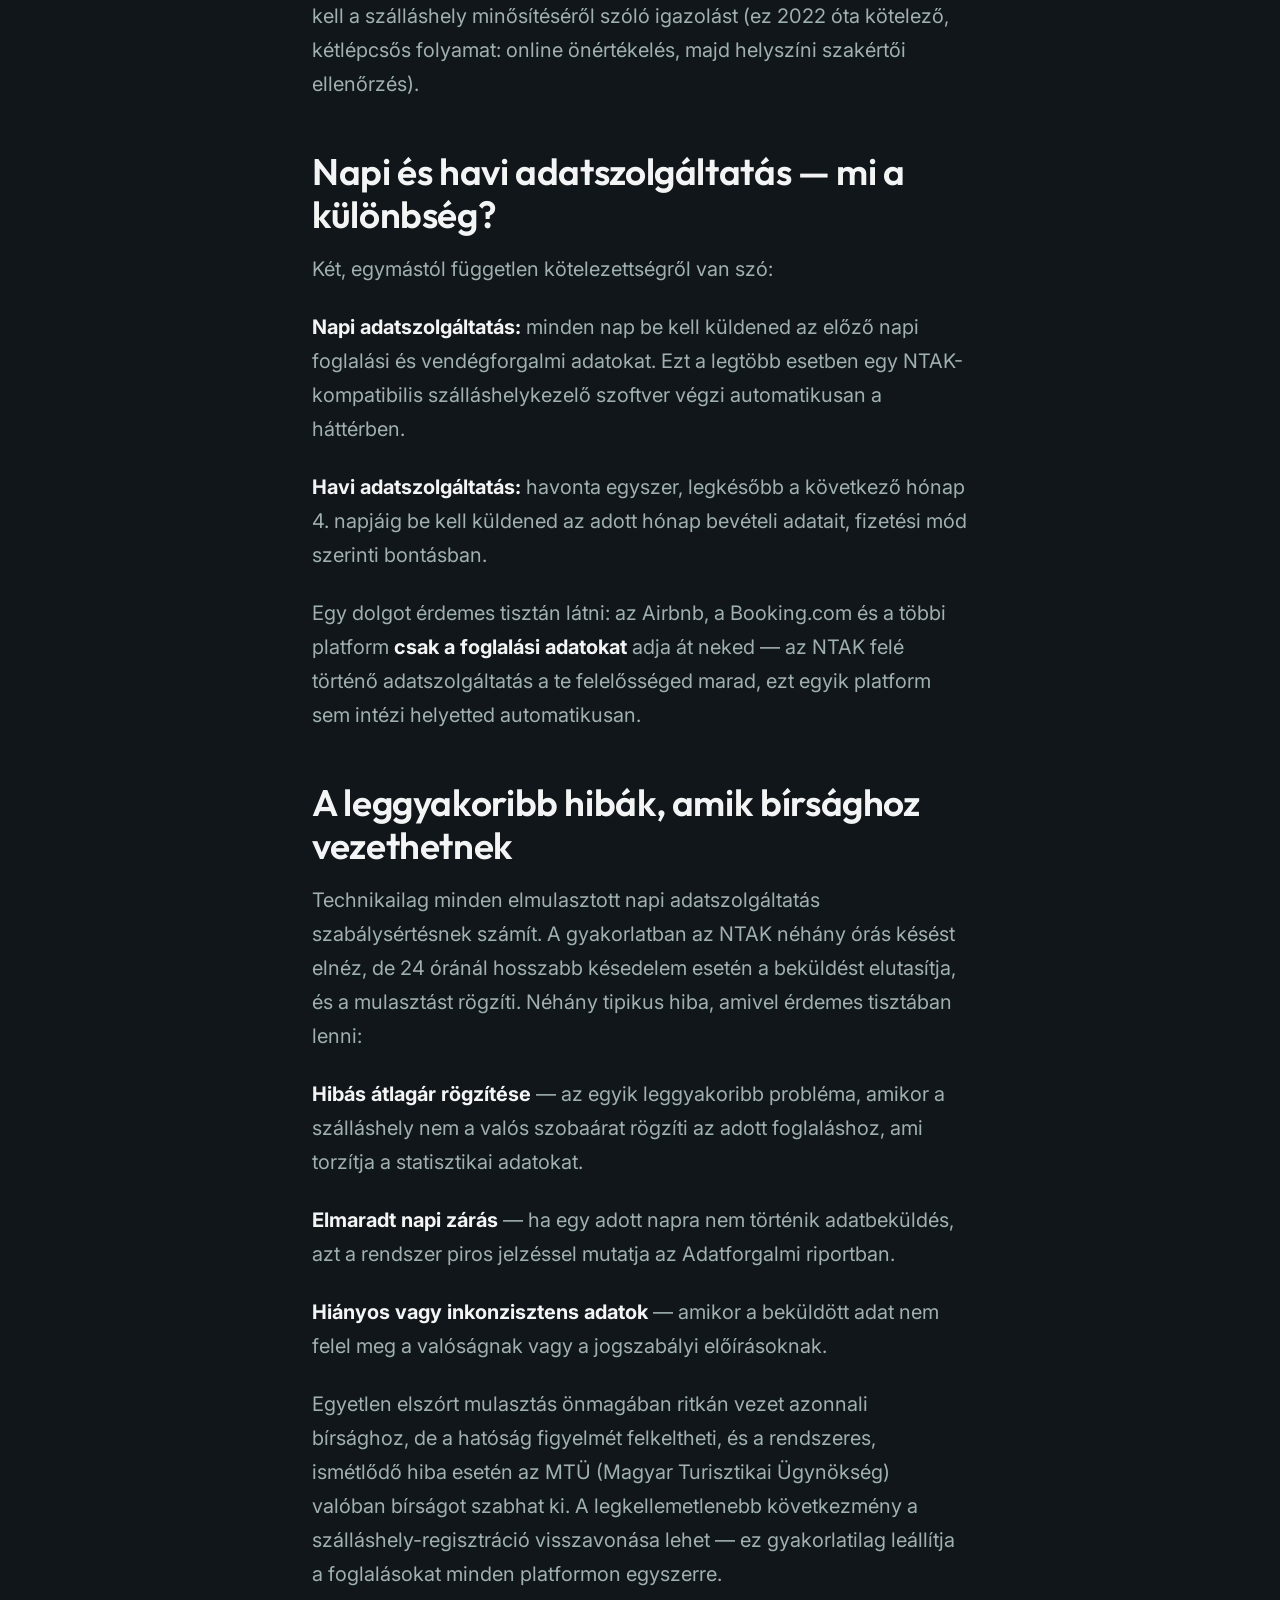
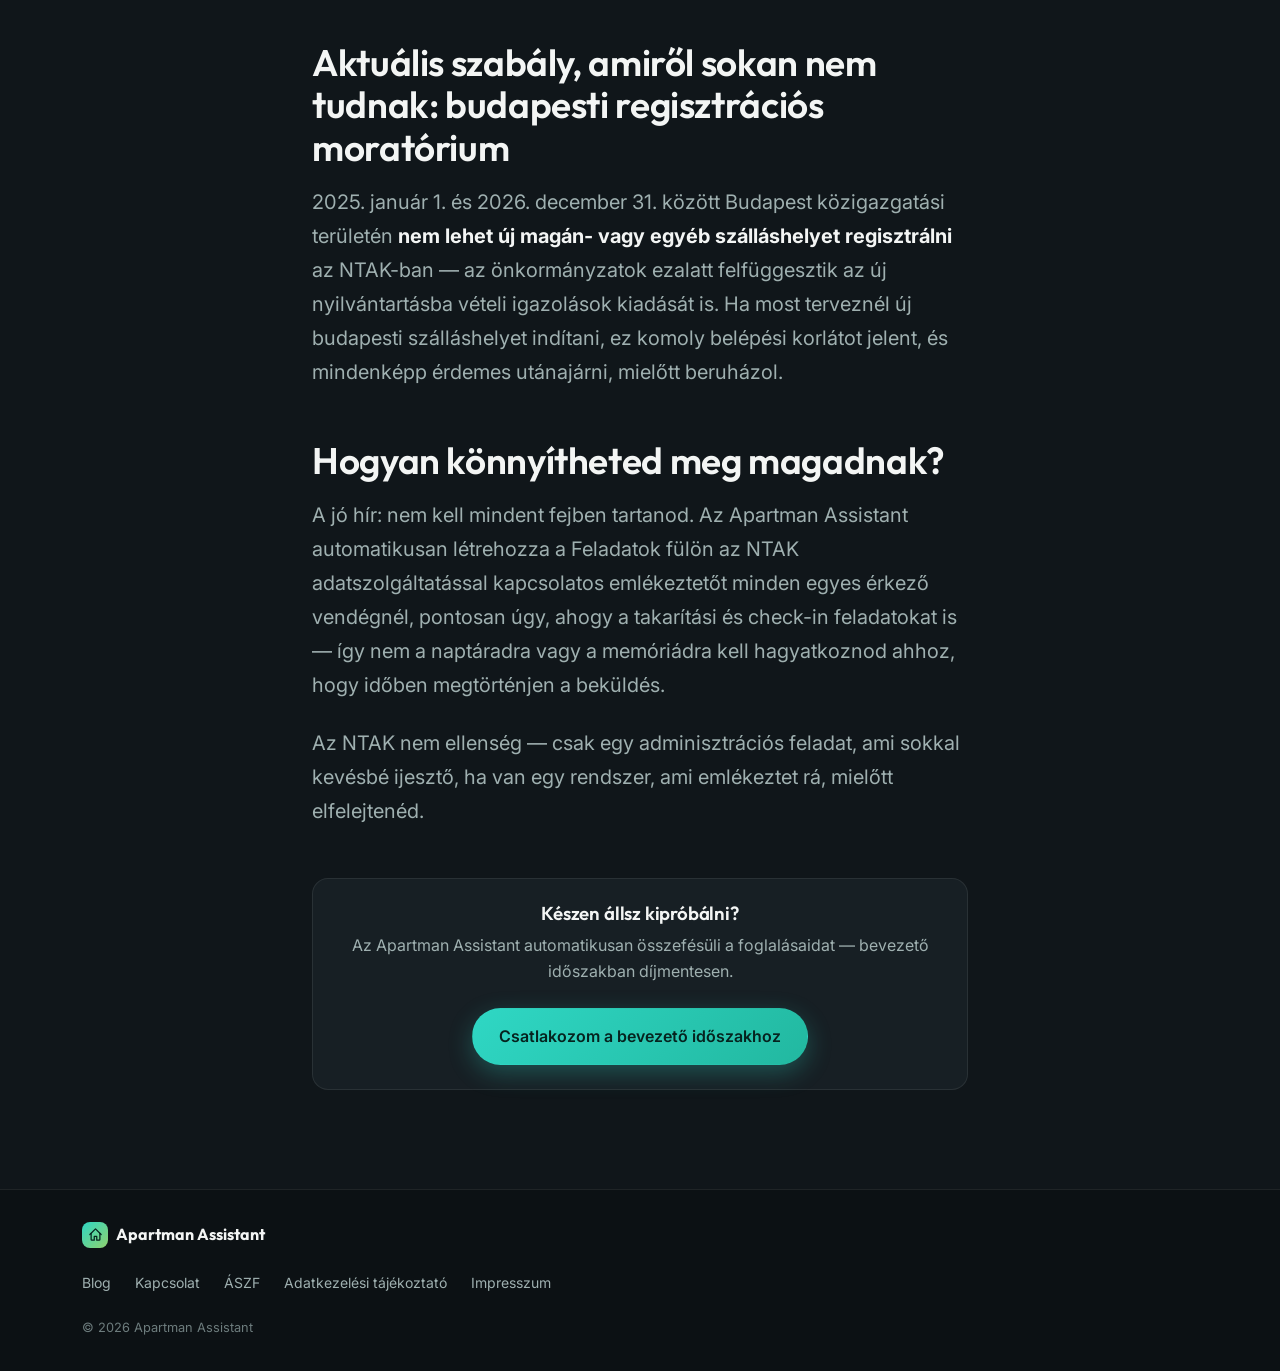
<file: blog/ntak-adatszolgaltatas-magyarazat-szallasadoknak.html>
<!DOCTYPE html>
<html lang="hu">
<head>
<meta charset="UTF-8" />
<meta name="viewport" content="width=device-width, initial-scale=1, viewport-fit=cover" />

<title>NTAK adatszolgáltatás: mit, mikor és hogyan kell küldened — a leggyakoribb hibák — Apartman Assistant Blog</title>
<meta name="description" content="Kötelező-e az NTAK adatszolgáltatás Airbnb-s magánszálláshelynél is? Regisztráció, napi és havi jelentés, a leggyakoribb hibák és a bírság elkerülése." />
<link rel="canonical" href="https://apartmanassistant.hu/blog/ntak-adatszolgaltatas-magyarazat-szallasadoknak" />
<meta name="robots" content="index, follow" />
<meta name="theme-color" content="#10161a" />
<link rel="icon" href="/favicon.png" type="image/png" sizes="192x192" />
<link rel="apple-touch-icon" href="/assets/apple-touch-icon.png" />

<meta property="og:type" content="article" />
<meta property="og:site_name" content="Apartman Assistant" />
<meta property="og:title" content="NTAK adatszolgáltatás: mit, mikor és hogyan kell küldened — a leggyakoribb hibák" />
<meta property="og:description" content="Kötelező-e az NTAK adatszolgáltatás Airbnb-s magánszálláshelynél is? Regisztráció, napi és havi jelentés, a leggyakoribb hibák és a bírság elkerülése." />
<meta property="og:url" content="https://apartmanassistant.hu/blog/ntak-adatszolgaltatas-magyarazat-szallasadoknak" />
<meta property="og:locale" content="hu_HU" />
<meta property="og:image" content="https://apartmanassistant.hu/assets/og-image.jpg" />
<meta property="og:image:width" content="1200" />
<meta property="og:image:height" content="630" />

<meta name="twitter:card" content="summary_large_image" />
<meta name="twitter:title" content="NTAK adatszolgáltatás: mit, mikor és hogyan kell küldened — a leggyakoribb hibák" />
<meta name="twitter:description" content="Kötelező-e az NTAK adatszolgáltatás Airbnb-s magánszálláshelynél is? Regisztráció, napi és havi jelentés, a leggyakoribb hibák és a bírság elkerülése." />
<meta name="twitter:image" content="https://apartmanassistant.hu/assets/og-image.jpg" />

<link rel="preconnect" href="https://fonts.googleapis.com" />
<link rel="preconnect" href="https://fonts.gstatic.com" crossorigin />
<link href="https://fonts.googleapis.com/css2?family=Outfit:wght@500;600;700&family=Inter:wght@400;500;600;700&display=swap" rel="stylesheet" />
<link rel="stylesheet" href="/style.css" />

<script type="application/ld+json">{"@context": "https://schema.org", "@type": "BlogPosting", "headline": "NTAK adatszolgáltatás: mit, mikor és hogyan kell küldened — a leggyakoribb hibák", "description": "Kötelező-e az NTAK adatszolgáltatás Airbnb-s magánszálláshelynél is? Regisztráció, napi és havi jelentés, a leggyakoribb hibák és a bírság elkerülése.", "datePublished": "2026-08-08", "author": {"@type": "Organization", "name": "Apartman Assistant"}, "publisher": {"@type": "Organization", "name": "Apartman Assistant"}, "mainEntityOfPage": "https://apartmanassistant.hu/blog/ntak-adatszolgaltatas-magyarazat-szallasadoknak", "image": "https://apartmanassistant.hu/assets/og-image.jpg"}</script>
</head>
<body>
<svg style="display:none">
  <symbol id="icon-home" viewBox="0 0 24 24" fill="none" stroke="currentColor" stroke-width="2" stroke-linecap="round" stroke-linejoin="round">
    <path d="M3 12l9-9 9 9"/><path d="M5 10v10a1 1 0 0 0 1 1h4v-6h4v6h4a1 1 0 0 0 1-1V10"/>
  </symbol>
</svg>
<header class="site-header" data-block="header">
  <div class="container site-header__inner">
    <div class="site-header__top">
      <a class="logo" href="/" aria-label="Apartman Assistant — kezdőlap">
        <span class="logo__mark"><svg viewBox="0 0 24 24"><use href="#icon-home"/></svg></span>
        Apartman Assistant
      </a>
      <a class="btn btn-primary" href="/#cta" data-cta="header">
        Csatlakozom
      </a>
    </div>
    <a class="header-nav-link" href="/blog">Blog</a>
  </div>
</header>

<main id="main">
<article class="section blog-article">
  <div class="container container--narrow">
    <a class="blog-back" href="/blog">← Vissza a bloghoz</a>
    <p class="blog-meta">2026. aug. 8. · 7 perc olvasás</p>
    <h1>NTAK adatszolgáltatás: mit, mikor és hogyan kell küldened — a leggyakoribb hibák</h1>
    <div class="blog-prose">
<p>Ha Magyarországon adsz ki szálláshelyet — akár egy egész apartmanházat, akár csak egy Airbnb-n hirdetett szobát —, az NTAK nem elkerülhető adminisztráció, hanem törvényi kötelezettség. A neve (Nemzeti Turisztikai Adatszolgáltató Központ) ijesztően hivatalosan hangzik, a működése viszont valójában egyszerű, ha egyszer átlátod a logikáját.</p>

<h2>Kire vonatkozik, és mi pontosan az NTAK?</h2>
<p>Az NTAK adatszolgáltatás <strong>minden</strong> Magyarországon működő szálláshely-szolgáltatóra kötelező — szállodákra, panziókra, és igen, a magánszemélyekre is, akik Airbnb-n, Booking.com-on vagy Szállás.hu-n keresztül adnak ki szobát vagy apartmant. Nem számít, hogy céget alapítottál-e, vagy magánszemélyként vállalkozol: a kötelezettség ugyanaz.</p>
<p>Fontos tudni: az NTAK <strong>kizárólag statisztikai adatokat</strong> kezel — a vendégek neve, címe vagy egyéb személyes adata nem kerül be a rendszerbe. Ez egy gyakori tévhit, amit érdemes eloszlatni: a vendégeid magánadatai a te saját nyilvántartásodban maradnak.</p>

<h2>A regisztráció: az első lépés</h2>
<p>A tevékenység megkezdésétől számított <strong>5 napon belül</strong> regisztrálnod kell az NTAK rendszerében, elektronikus úton. A sikeres regisztráció után kapsz egy regisztrációs számot, amelyet <strong>minden</strong> olyan platformon fel kell tüntetned, ahol hirdeted a szállást — Airbnb, Booking.com, Szállás.hu, saját weboldal, mind. Emellett be kell jelentened a tevékenységet a települési jegyzőnek is, és a bejelentéshez csatolnod kell a szálláshely minősítéséről szóló igazolást (ez 2022 óta kötelező, kétlépcsős folyamat: online önértékelés, majd helyszíni szakértői ellenőrzés).</p>

<h2>Napi és havi adatszolgáltatás — mi a különbség?</h2>
<p>Két, egymástól független kötelezettségről van szó:</p>
<p><strong>Napi adatszolgáltatás:</strong> minden nap be kell küldened az előző napi foglalási és vendégforgalmi adatokat. Ezt a legtöbb esetben egy NTAK-kompatibilis szálláshelykezelő szoftver végzi automatikusan a háttérben.</p>
<p><strong>Havi adatszolgáltatás:</strong> havonta egyszer, legkésőbb a következő hónap 4. napjáig be kell küldened az adott hónap bevételi adatait, fizetési mód szerinti bontásban.</p>
<p>Egy dolgot érdemes tisztán látni: az Airbnb, a Booking.com és a többi platform <strong>csak a foglalási adatokat</strong> adja át neked — az NTAK felé történő adatszolgáltatás a te felelősséged marad, ezt egyik platform sem intézi helyetted automatikusan.</p>

<h2>A leggyakoribb hibák, amik bírsághoz vezethetnek</h2>
<p>Technikailag minden elmulasztott napi adatszolgáltatás szabálysértésnek számít. A gyakorlatban az NTAK néhány órás késést elnéz, de 24 óránál hosszabb késedelem esetén a beküldést elutasítja, és a mulasztást rögzíti. Néhány tipikus hiba, amivel érdemes tisztában lenni:</p>
<p><strong>Hibás átlagár rögzítése</strong> — az egyik leggyakoribb probléma, amikor a szálláshely nem a valós szobaárat rögzíti az adott foglaláshoz, ami torzítja a statisztikai adatokat.</p>
<p><strong>Elmaradt napi zárás</strong> — ha egy adott napra nem történik adatbeküldés, azt a rendszer piros jelzéssel mutatja az Adatforgalmi riportban.</p>
<p><strong>Hiányos vagy inkonzisztens adatok</strong> — amikor a beküldött adat nem felel meg a valóságnak vagy a jogszabályi előírásoknak.</p>
<p>Egyetlen elszórt mulasztás önmagában ritkán vezet azonnali bírsághoz, de a hatóság figyelmét felkeltheti, és a rendszeres, ismétlődő hiba esetén az MTÜ (Magyar Turisztikai Ügynökség) valóban bírságot szabhat ki. A legkellemetlenebb következmény a szálláshely-regisztráció visszavonása lehet — ez gyakorlatilag leállítja a foglalásokat minden platformon egyszerre.</p>

<h2>Aktuális szabály, amiről sokan nem tudnak: budapesti regisztrációs moratórium</h2>
<p>2025. január 1. és 2026. december 31. között Budapest közigazgatási területén <strong>nem lehet új magán- vagy egyéb szálláshelyet regisztrálni</strong> az NTAK-ban — az önkormányzatok ezalatt felfüggesztik az új nyilvántartásba vételi igazolások kiadását is. Ha most terveznél új budapesti szálláshelyet indítani, ez komoly belépési korlátot jelent, és mindenképp érdemes utánajárni, mielőtt beruházol.</p>

<h2>Hogyan könnyítheted meg magadnak?</h2>
<p>A jó hír: nem kell mindent fejben tartanod. Az Apartman Assistant automatikusan létrehozza a Feladatok fülön az NTAK adatszolgáltatással kapcsolatos emlékeztetőt minden egyes érkező vendégnél, pontosan úgy, ahogy a takarítási és check-in feladatokat is — így nem a naptáradra vagy a memóriádra kell hagyatkoznod ahhoz, hogy időben megtörténjen a beküldés.</p>
<p>Az NTAK nem ellenség — csak egy adminisztrációs feladat, ami sokkal kevésbé ijesztő, ha van egy rendszer, ami emlékeztet rá, mielőtt elfelejtenéd.</p>
    </div>
    <div class="blog-article__cta card">
      <h3>Készen állsz kipróbálni?</h3>
      <p>Az Apartman Assistant automatikusan összefésüli a foglalásaidat — bevezető időszakban díjmentesen.</p>
      <a class="btn btn-primary" href="/#cta">Csatlakozom a bevezető időszakhoz</a>
    </div>
  </div>
</article>
</main>

<footer class="site-footer" data-block="footer">
  <div class="container site-footer__inner">
    <div class="site-footer__brand">
      <span class="logo__mark" style="width:26px;height:26px">
        <svg viewBox="0 0 24 24" style="width:15px;height:15px"><use href="#icon-home"/></svg>
      </span>
      Apartman Assistant
    </div>
    <ul class="site-footer__links">
      <li><a href="/blog">Blog</a></li>
      <li><a href="/kapcsolat">Kapcsolat</a></li>
      <li><a href="/aszf">ÁSZF</a></li>
      <li><a href="/adatkezelesi-tajekoztato">Adatkezelési tájékoztató</a></li>
      <li><a href="/impresszum">Impresszum</a></li>
    </ul>
    <p class="site-footer__meta">© 2026 Apartman Assistant</p>
  </div>
</footer>
<div class="cookie-banner" id="cookie-banner" data-block="cookie-banner" role="dialog" aria-label="Cookie beállítások" aria-live="polite">
  <p>
    A weboldal a működéshez szükséges és — hozzájárulásod esetén — statisztikai,
    mérési sütiket használ. Bővebben az
    <a href="/adatkezelesi-tajekoztato">Adatkezelési tájékoztatóban</a>.
  </p>
  <div class="cookie-banner__actions">
    <button class="btn btn-primary" id="cookie-accept" type="button">Elfogadom</button>
    <button class="btn btn-ghost" id="cookie-reject" type="button">Csak a szükséges</button>
  </div>
</div>
<script src="/script.js" defer></script>
</body>
</html>
</file>
<file: style.css>
/* ==========================================================================
   APARTMAN ASSISTANT — LANDING PAGE STYLESHEET
   ==========================================================================
   Fájlszerkezet ebben a fájlban (könnyű keresni / cserélni):
   1. Design tokenek (színek, tipográfia, térközök)
   2. Alapreset
   3. Segédosztályok (container, section, badge, gomb...)
   4. Blokkonkénti stílusok (Header, Hero, Probléma, Funkciók, GYIK, CTA, Footer...)
   5. Cookie banner
   6. Animációk
   7. Reszponzív módosítások (mobile-first — a query-k felfelé bővítenek)
   ========================================================================== */

/* --------------------------------------------------------------------------
   1. DESIGN TOKENEK
   -------------------------------------------------------------------------- */
:root {
  /* Alapszínek — meleg antracit, nem tiszta fekete */
  --color-bg: #10161a;
  --color-bg-alt: #0c1114;
  --color-surface: #171f24;
  --color-surface-elevated: #1e2830;
  --color-border: rgba(255, 255, 255, 0.08);
  --color-border-strong: rgba(255, 255, 255, 0.14);

  /* Szöveg */
  --color-text: #f3f5f4;
  --color-text-muted: #9fb0b0;
  --color-text-faint: #6d7c7d;

  /* Hangsúlyszínek (az alkalmazás palettájából) */
  --color-turquoise: #2fd7c4;
  --color-turquoise-dim: rgba(47, 215, 196, 0.14);
  --color-orange: #ff9a56;
  --color-orange-dim: rgba(255, 154, 86, 0.14);
  --color-green: #8fd16e;
  --color-green-dim: rgba(143, 209, 110, 0.14);
  --color-gold: #d8b968;
  --color-gold-dim: rgba(216, 185, 104, 0.14);

  /* Tipográfia */
  --font-display: "Outfit", "Segoe UI", sans-serif;
  --font-body: "Inter", "Segoe UI", sans-serif;

  --fs-h1: clamp(2rem, 1.55rem + 2.2vw, 3.4rem);
  --fs-h2: clamp(1.6rem, 1.35rem + 1.2vw, 2.4rem);
  --fs-h3: clamp(1.25rem, 1.13rem + 0.6vw, 1.6rem);
  --fs-lead: clamp(1.05rem, 0.98rem + 0.35vw, 1.25rem);
  --fs-body: 1rem;
  --fs-small: 0.875rem;
  --fs-eyebrow: 0.8rem;

  /* Térköz-skála
     A blokkok közti (lg/xl/2xl/3xl) térközök ~20-23%-kal csökkentve a
     tömörebb, prémiumabb ritmus érdekében. A tartalmi térközök (sm/md)
     változatlanok, hogy a kártyák belső légtere ne váljon szűkössé. */
  --space-3xs: 0.25rem;
  --space-2xs: 0.5rem;
  --space-xs: 0.75rem;
  --space-sm: 1rem;
  --space-md: 1.5rem;
  --space-lg: 2rem;
  --space-xl: 3.15rem;
  --space-2xl: 4.6rem;
  --space-3xl: 6.2rem;

  /* Egyéb */
  --radius-sm: 10px;
  --radius-md: 16px;
  --radius-lg: 24px;
  --radius-pill: 999px;
  --shadow-sm: 0 4px 16px rgba(0, 0, 0, 0.28);
  --shadow-md: 0 12px 32px rgba(0, 0, 0, 0.36);
  --shadow-lg: 0 24px 64px rgba(0, 0, 0, 0.44);
  --container-max: 1180px;
  --ease: cubic-bezier(0.22, 1, 0.36, 1);
}

/* --------------------------------------------------------------------------
   2. ALAPRESET
   -------------------------------------------------------------------------- */
*,
*::before,
*::after {
  box-sizing: border-box;
}

html {
  scroll-behavior: smooth;
}

@media (prefers-reduced-motion: reduce) {
  html {
    scroll-behavior: auto;
  }
  *,
  *::before,
  *::after {
    animation-duration: 0.001ms !important;
    animation-iteration-count: 1 !important;
    transition-duration: 0.001ms !important;
    scroll-behavior: auto !important;
  }
}

body {
  margin: 0;
  background: var(--color-bg);
  color: var(--color-text);
  font-family: var(--font-body);
  font-size: var(--fs-body);
  line-height: 1.6;
  -webkit-font-smoothing: antialiased;
  text-rendering: optimizeLegibility;
}

img {
  max-width: 100%;
  display: block;
}

a {
  color: inherit;
  text-decoration: none;
}

h1,
h2,
h3,
h4 {
  font-family: var(--font-display);
  line-height: 1.15;
  margin: 0;
  font-weight: 600;
  letter-spacing: -0.01em;
}

p {
  margin: 0;
}

ul {
  margin: 0;
  padding: 0;
  list-style: none;
}

button {
  font-family: inherit;
  cursor: pointer;
}

svg {
  display: block;
}

::selection {
  background: var(--color-turquoise);
  color: #062521;
}

/* Látható fókusz — akadálymentesség */
:focus-visible {
  outline: 2px solid var(--color-turquoise);
  outline-offset: 3px;
  border-radius: 4px;
}

/* --------------------------------------------------------------------------
   3. SEGÉDOSZTÁLYOK
   -------------------------------------------------------------------------- */
.container {
  width: 100%;
  max-width: var(--container-max);
  margin-inline: auto;
  padding-inline: var(--space-md);
}

.section {
  padding-block: var(--space-2xl);
}

/* Kifejezetten a Hero → Probléma közti rés csökkentésére (kérésre) —
   csak a felső térközt érinti, az alsó (a következő blokk felé) marad. */
#problema {
  padding-top: 1.5rem;
}

.section--tight {
  padding-block: var(--space-xl);
}

.section-head {
  max-width: 640px;
  margin-bottom: var(--space-lg);
}

.section-head--center {
  margin-inline: auto;
  text-align: center;
}

.eyebrow {
  display: inline-flex;
  align-items: center;
  gap: var(--space-2xs);
  font-family: var(--font-body);
  font-size: var(--fs-eyebrow);
  font-weight: 600;
  letter-spacing: 0.08em;
  text-transform: uppercase;
  color: var(--color-turquoise);
  margin-bottom: var(--space-sm);
}

.eyebrow .dot {
  width: 6px;
  height: 6px;
  border-radius: 50%;
  background: currentColor;
}

.lead {
  font-size: var(--fs-lead);
  color: var(--color-text-muted);
  margin-top: var(--space-sm);
  max-width: 52ch;
}

.section-head--center .lead {
  margin-inline: auto;
}

.visually-hidden {
  position: absolute;
  width: 1px;
  height: 1px;
  overflow: hidden;
  clip: rect(0 0 0 0);
  white-space: nowrap;
}

.skip-link {
  position: absolute;
  top: -100%;
  left: var(--space-sm);
  background: var(--color-turquoise);
  color: #06201c;
  padding: var(--space-2xs) var(--space-sm);
  border-radius: var(--radius-sm);
  z-index: 1000;
  font-weight: 600;
  transition: top 0.2s var(--ease);
}

.skip-link:focus {
  top: var(--space-sm);
}

/* Ikon */
.icon {
  width: 22px;
  height: 22px;
  stroke: currentColor;
  fill: none;
  stroke-width: 1.75;
  stroke-linecap: round;
  stroke-linejoin: round;
  flex-shrink: 0;
}

/* Gombok --------------------------------------------------------------- */
.btn {
  display: inline-flex;
  align-items: center;
  justify-content: center;
  gap: var(--space-2xs);
  font-family: var(--font-body);
  font-weight: 600;
  font-size: 1rem;
  padding: 0.9rem 1.6rem;
  border-radius: var(--radius-pill);
  border: 1px solid transparent;
  transition: transform 0.18s var(--ease), box-shadow 0.18s var(--ease), background 0.18s var(--ease), border-color 0.18s var(--ease);
  white-space: nowrap;
}

.btn:active {
  transform: scale(0.98);
}

.btn-primary {
  background: linear-gradient(135deg, var(--color-turquoise), #22b8a0);
  color: #06231f;
  box-shadow: 0 8px 24px rgba(47, 215, 196, 0.28);
}

.btn-primary:hover {
  box-shadow: 0 12px 32px rgba(47, 215, 196, 0.4);
  transform: translateY(-1px);
}

.btn-ghost {
  background: transparent;
  border-color: var(--color-border-strong);
  color: var(--color-text);
}

.btn-ghost:hover {
  border-color: var(--color-turquoise);
  color: var(--color-turquoise);
}

.btn-block {
  width: 100%;
}

.cta-group {
  display: flex;
  flex-direction: column;
  align-items: flex-start;
  gap: var(--space-2xs);
}

.section-head--center .cta-group {
  align-items: center;
}

/* Bizalomépítő jelvények (próbaidő / ár / lemondhatóság) --------------- */
.trust-badges {
  display: flex;
  flex-wrap: wrap;
  justify-content: center;
  gap: var(--space-2xs);
  margin-top: var(--space-sm);
}

.trust-badges li {
  display: inline-flex;
  align-items: center;
  gap: 0.4rem;
  font-size: 0.9rem;
  font-weight: 600;
  color: var(--color-text);
  background: var(--color-surface);
  border: 1px solid var(--color-border-strong);
  padding: 0.55rem 0.95rem;
  border-radius: var(--radius-pill);
}

.trust-badges .icon {
  width: 16px;
  height: 16px;
}

.trust-badges li:nth-child(1) .icon {
  color: var(--color-turquoise);
}

.trust-badges li:nth-child(2) .icon {
  color: var(--color-orange);
}

.trust-badges li:nth-child(3) .icon {
  color: var(--color-green);
}

.trust-badges--emphasis li:nth-child(1) {
  background: var(--color-turquoise-dim);
  border-color: rgba(47, 215, 196, 0.4);
  color: var(--color-turquoise);
}

/* Kártya elem ------------------------------------------------------------ */
.card {
  background: var(--color-surface);
  border: 1px solid var(--color-border);
  border-radius: var(--radius-md);
  padding: var(--space-md);
}

/* Badge / állapotjelző (az app szemantikus jelzéseihez igazítva) -------- */
.badge {
  display: inline-flex;
  align-items: center;
  gap: 0.35rem;
  font-size: var(--fs-small);
  font-weight: 600;
  padding: 0.3rem 0.7rem;
  border-radius: var(--radius-pill);
}

.badge--turquoise {
  background: var(--color-turquoise-dim);
  color: var(--color-turquoise);
}

.badge--orange {
  background: var(--color-orange-dim);
  color: var(--color-orange);
}

.badge--green {
  background: var(--color-green-dim);
  color: var(--color-green);
}

/* --------------------------------------------------------------------------
   KÉPERNYŐKÉP-HELYTARTÓ (device-frame)
   -------------------------------------------------------------------------- 
   Ez a komponens tartja a helyét a valódi mobil screenshotoknak.
   Csere módja: lásd a HTML-ben lévő komment minden .device-frame felett.
   Amíg nincs kép: szaggatott keretes helytartó, felirattal.
   Ha van kép: a .device-frame__placeholder div-et cseréld le
   egy <img class="device-frame__img" src="assets/screenshots/xxx.webp" ...> tagre.
*/
.device-frame {
  position: relative;
  width: 100%;
  max-width: 300px;
  aspect-ratio: 9 / 19.5;
  margin-inline: auto;
  border-radius: 34px;
  padding: 10px;
  background: linear-gradient(160deg, #232f36, #141b1f);
  border: 1px solid var(--color-border-strong);
  box-shadow: var(--shadow-lg), 0 40px 70px -32px rgba(47, 215, 196, 0.28);
}

@media (prefers-reduced-motion: no-preference) {
  .device-frame {
    animation: deviceFloat 6.5s ease-in-out infinite;
  }

  /* Váltakozó fázis, hogy a szomszédos mockupok ne mozogjanak egyszerre */
  .feature--reverse .device-frame {
    animation-delay: -3.2s;
  }
}

@keyframes deviceFloat {
  0%,
  100% {
    transform: translateY(0);
  }
  50% {
    transform: translateY(-10px);
  }
}

/* A dekoratív "sziget" jegyzet (notch) eltávolítva — a placeholder-korban
   jól nézett ki, de a valódi screenshotok fejléc-szövegeit eltakarta.
   A keret önmagában (lekerekített bezel + árnyék) is jól olvasható
   telefonformát ad, notch nélkül is. */

.device-frame__screen {
  position: relative;
  width: 100%;
  height: 100%;
  border-radius: 24px;
  overflow: hidden;
  background: var(--color-surface);
}

.device-frame__img {
  width: 100%;
  height: 100%;
  object-fit: cover;
  /* Alapérték — csak akkor számít, ha egy képhez nincs lentebb egyedi
     módosító osztály megadva. */
  object-position: center top;
}

/* --------------------------------------------------------------------------
   KÉPENKÉNTI POZÍCIÓ-FINOMHANGOLÁS
   -------------------------------------------------------------------------- 
   Minden screenshot kicsit más forrás-arányú lehet, ezért nem egy közös
   értékkel, hanem egyenként hangoljuk a vízszintes pozíciót.
   Csak a "calc(50% + Npx)" részben lévő Npx számot kell módosítani:
     - pozitív szám (pl. +15px) → a kép jobbra tolódik a keretben
       (a bal oldali tartalom jobban látszik, a jobb oldal jobban vágódik)
     - negatív szám (pl. -15px) → a kép balra tolódik a keretben
       (a jobb oldali tartalom jobban látszik, a bal oldal jobban vágódik)
     - 0px → középre igazítva (nincs eltolás)
   ------------------------------------------------------------------------ */
.img--hero {
  object-position: calc(50% - 10px) top;
}

.img--guest-profile {
  object-position: calc(50% - 4px) top;
}

.img--tasks {
  object-position: calc(50% - 4px) top;
}

.img--booking {
  object-position: calc(50% - 4px) top;
}

.img--guest-tasks {
  object-position: calc(50% - 4px) top;
}

.img--payments {
  object-position: calc(50% - 4px) top;
}

.img--contacts {
  object-position: calc(50% + 9px) top;
}

.img--ical {
  object-position: calc(50% + 0px) top;
}

.device-frame__placeholder {
  width: 100%;
  height: 100%;
  display: flex;
  flex-direction: column;
  align-items: center;
  justify-content: center;
  gap: var(--space-xs);
  text-align: center;
  padding: var(--space-md);
  border: 1.5px dashed var(--color-border-strong);
  border-radius: 24px;
  color: var(--color-text-faint);
  background: repeating-linear-gradient(
    135deg,
    rgba(255, 255, 255, 0.02),
    rgba(255, 255, 255, 0.02) 10px,
    transparent 10px,
    transparent 20px
  );
}

.device-frame__placeholder .icon {
  width: 30px;
  height: 30px;
  color: var(--color-turquoise);
  opacity: 0.7;
}

.device-frame__placeholder-label {
  font-size: var(--fs-small);
  font-weight: 600;
  color: var(--color-text-muted);
}

.device-frame__placeholder-meta {
  font-size: 0.75rem;
  color: var(--color-text-faint);
}

/* --------------------------------------------------------------------------
   4a. HEADER
   -------------------------------------------------------------------------- */
.site-header {
  position: sticky;
  top: 0;
  z-index: 100;
  background: rgba(16, 22, 26, 0.82);
  backdrop-filter: blur(12px);
  -webkit-backdrop-filter: blur(12px);
  border-bottom: 1px solid var(--color-border);
}

.site-header__inner {
  position: relative;
  display: flex;
  flex-direction: column;
  align-items: center;
  gap: 0.5rem;
  padding-block: 0.65rem;
}

.site-header__top {
  display: flex;
  width: 100%;
  align-items: center;
  justify-content: space-between;
  gap: 0.75rem;
}

.logo {
  display: flex;
  align-items: center;
  gap: 0.5rem;
  font-family: var(--font-display);
  font-weight: 700;
  font-size: 1.05rem;
  color: var(--color-text);
  white-space: nowrap;
}

@media (max-width: 380px) {
  .logo {
    font-size: 0.92rem;
  }
}

.logo__mark {
  width: 26px;
  height: 26px;
  border-radius: 8px;
  background: linear-gradient(135deg, var(--color-turquoise), var(--color-green));
  display: flex;
  align-items: center;
  justify-content: center;
  color: #06231f;
}

.logo__mark svg {
  width: 16px;
  height: 16px;
  stroke: #06231f;
  stroke-width: 2;
  fill: none;
}

.site-header .btn {
  padding: 0.55rem 1.15rem;
  font-size: 0.88rem;
}

/* --------------------------------------------------------------------------
   4b. HERO
   -------------------------------------------------------------------------- */
.hero {
  /* Az alsó térköz szándékosan kisebb, mint a felső — így szűkebb a rés
     a "Talán neked is ismerős" blokk felé (kérésre csökkentve). */
  padding-block: var(--space-2xl) 1rem;
  position: relative;
  overflow: hidden;
}

.hero::before {
  content: "";
  position: absolute;
  inset: -20% -10% auto -10%;
  height: 480px;
  background: radial-gradient(closest-side, rgba(47, 215, 196, 0.16), transparent 70%);
  pointer-events: none;
  z-index: 0;
}

.hero__inner {
  position: relative;
  z-index: 1;
  display: grid;
  gap: var(--space-xl);
  align-items: center;
}

.hero__content {
  text-align: center;
}

.hero__kicker {
  color: var(--color-turquoise);
  font-weight: 600;
  font-size: var(--fs-eyebrow);
  letter-spacing: 0.08em;
  text-transform: uppercase;
  margin-bottom: var(--space-sm);
  display: block;
}

.hero h1 {
  font-size: var(--fs-h1);
}

.hero h1 .accent {
  background: linear-gradient(100deg, var(--color-turquoise), var(--color-green));
  -webkit-background-clip: text;
  background-clip: text;
  color: transparent;
}

.hero__lead {
  font-size: var(--fs-lead);
  color: var(--color-text-muted);
  margin-top: var(--space-md);
  max-width: 56ch;
  margin-inline: auto;
}

.hero__cta {
  margin-top: var(--space-lg);
  display: flex;
  flex-direction: column;
  align-items: center;
  gap: var(--space-sm);
}

.hero__visual {
  display: flex;
  justify-content: center;
}

.hero__visual .device-frame {
  max-width: 260px;
}

/* --------------------------------------------------------------------------
   4c. PROBLÉMA BLOKK
   -------------------------------------------------------------------------- */
.problem__intro {
  max-width: 640px;
  margin-bottom: var(--space-lg);
}

.problem__question {
  font-family: var(--font-display);
  font-size: var(--fs-h3);
  color: var(--color-text);
  margin-top: var(--space-sm);
}

.problem__list {
  display: grid;
  gap: var(--space-sm);
  margin-top: var(--space-lg);
}

.problem__item {
  display: flex;
  align-items: flex-start;
  gap: var(--space-sm);
  padding: var(--space-md);
  background: var(--color-surface);
  border: 1px solid var(--color-border);
  border-radius: var(--radius-md);
}

.problem__item .icon {
  color: var(--color-orange);
  margin-top: 2px;
}

.problem__outro {
  margin-top: var(--space-lg);
  padding: var(--space-md);
  border-left: 3px solid var(--color-turquoise);
  background: var(--color-surface);
  border-radius: 0 var(--radius-md) var(--radius-md) 0;
  font-family: var(--font-display);
  /* ~18%-kal kisebb, mint a --fs-h3, hogy ne versenyezzen a főcímekkel */
  font-size: clamp(1.02rem, 0.95rem + 0.45vw, 1.3rem);
  font-weight: 500;
  color: var(--color-text);
}

.problem__outro span {
  color: var(--color-turquoise);
}

/* --------------------------------------------------------------------------
   4d. FUNKCIÓ BLOKK (ismételhető komponens — kép + szöveg, felváltva)
   -------------------------------------------------------------------------- */
.feature {
  display: grid;
  gap: var(--space-lg);
  align-items: center;
}

.feature + .feature {
  margin-top: var(--space-2xl);
}

.feature__icon-badge {
  width: 46px;
  height: 46px;
  border-radius: var(--radius-sm);
  display: flex;
  align-items: center;
  justify-content: center;
  margin-bottom: var(--space-sm);
}

.feature__icon-badge .icon {
  width: 24px;
  height: 24px;
}

.feature__title {
  font-size: var(--fs-h2);
}

.feature__text {
  color: var(--color-text-muted);
  margin-top: var(--space-sm);
  max-width: 52ch;
}

.feature__points {
  margin-top: var(--space-md);
  display: grid;
  gap: var(--space-xs);
}

.feature__points li {
  display: flex;
  align-items: center;
  gap: var(--space-xs);
  color: var(--color-text);
  font-weight: 500;
}

.feature__points .icon {
  width: 18px;
  height: 18px;
  color: var(--color-green);
}

.feature--reverse .feature__visual {
  order: -1;
}

/* Spotlight változat — egy-két kiemelt blokkhoz, hogy törje a mintázat
   ismétlődését. Egyoszlopos, keretezett, izzó kártya, középre igazítva. */
.feature--spotlight {
  background: linear-gradient(160deg, var(--color-surface), var(--color-surface-elevated));
  border: 1px solid var(--color-border-strong);
  border-radius: var(--radius-lg);
  padding: var(--space-lg);
  text-align: center;
  box-shadow: 0 40px 80px -40px rgba(255, 154, 86, 0.28), var(--shadow-sm);
}

.feature--spotlight .feature__icon-badge {
  margin-inline: auto;
}

.feature--spotlight .feature__text {
  margin-inline: auto;
}

.feature--spotlight .feature__points {
  display: inline-grid;
  margin-inline: auto;
  margin-top: var(--space-md);
  text-align: left;
}

.feature--spotlight .feature__visual {
  margin-top: var(--space-lg);
}

.feature--spotlight .device-frame {
  max-width: 240px;
}

/* --------------------------------------------------------------------------
   4e. KIEMELT SÁV (digitális asszisztens callout)
   -------------------------------------------------------------------------- */
.highlight-banner {
  position: relative;
  background: linear-gradient(160deg, var(--color-surface), var(--color-surface-elevated));
  border: 1px solid rgba(47, 215, 196, 0.28);
  border-left: 3px solid var(--color-turquoise);
  border-radius: var(--radius-lg);
  padding: var(--space-lg);
  text-align: center;
  overflow: hidden;
  box-shadow: 0 0 90px -24px rgba(47, 215, 196, 0.4), var(--shadow-md);
}

.highlight-banner::before {
  content: "";
  position: absolute;
  top: -60%;
  left: 50%;
  translate: -50% 0;
  width: 70%;
  height: 220%;
  background: radial-gradient(closest-side, rgba(47, 215, 196, 0.16), transparent 70%);
  pointer-events: none;
}

.highlight-banner__icon {
  position: relative;
  z-index: 1;
  display: inline-flex;
  align-items: center;
  justify-content: center;
  width: 64px;
  height: 64px;
  border-radius: 50%;
  background: radial-gradient(circle, rgba(47, 215, 196, 0.3), rgba(47, 215, 196, 0.04));
  box-shadow: 0 0 34px rgba(47, 215, 196, 0.4), inset 0 0 0 1px rgba(47, 215, 196, 0.3);
  margin-bottom: var(--space-sm);
}

.highlight-banner .icon-lg {
  position: relative;
  z-index: 1;
  width: 28px;
  height: 28px;
  color: var(--color-turquoise);
  margin: 0;
}

.highlight-banner h3 {
  position: relative;
  z-index: 1;
  font-size: var(--fs-h3);
}

.highlight-banner p {
  position: relative;
  z-index: 1;
  color: var(--color-text-muted);
  margin-top: var(--space-sm);
  max-width: 56ch;
  margin-inline: auto;
}

/* Narancs színváltozat az árazás/bevezető időszak blokkhoz — hogy vizuálisan
   megkülönböztethető legyen a türkiz "digitális asszisztens" kiemeléstől. */
.highlight-banner--pricing {
  border-color: rgba(255, 154, 86, 0.28);
  border-left-color: var(--color-orange);
  box-shadow: 0 0 90px -24px rgba(255, 154, 86, 0.4), var(--shadow-md);
}

.highlight-banner--pricing::before {
  background: radial-gradient(closest-side, rgba(255, 154, 86, 0.16), transparent 70%);
}

.highlight-banner--pricing .highlight-banner__icon {
  background: radial-gradient(circle, rgba(255, 154, 86, 0.3), rgba(255, 154, 86, 0.04));
  box-shadow: 0 0 34px rgba(255, 154, 86, 0.4), inset 0 0 0 1px rgba(255, 154, 86, 0.3);
}

.highlight-banner--pricing .icon-lg {
  color: var(--color-orange);
}

/* Hero "Bevezető időszak" kiemelő doboz ----------------------------------- */
.intro-period-badge {
  display: flex;
  align-items: flex-start;
  gap: var(--space-sm);
  margin-top: var(--space-md);
  padding: var(--space-sm) var(--space-md);
  background: var(--color-turquoise-dim);
  border: 1px solid rgba(47, 215, 196, 0.3);
  border-radius: var(--radius-md);
  text-align: left;
}

.intro-period-badge__emoji {
  font-size: 1.4rem;
  line-height: 1;
  flex-shrink: 0;
}

.intro-period-badge__title {
  font-family: var(--font-display);
  font-weight: 600;
  color: var(--color-turquoise);
  font-size: 0.95rem;
}

.intro-period-badge__text {
  color: var(--color-text-muted);
  font-size: 0.9rem;
  margin-top: 0.2rem;
}

.intro-period-badge__link {
  display: inline-block;
  margin-left: 0.4rem;
  color: var(--color-turquoise);
  font-weight: 600;
  text-decoration: underline;
  text-underline-offset: 2px;
  white-space: nowrap;
}

.intro-period-badge__link:hover {
  color: var(--color-green);
}

/* Korai felhasználók / visszajelzés blokk — visszafogott, kártya nélküli -- */
.early-access-note {
  display: flex;
  align-items: flex-start;
  gap: var(--space-sm);
  max-width: 720px;
  margin-inline: auto;
  text-align: left;
}

.early-access-note .icon {
  color: var(--color-green);
  margin-top: 3px;
  flex-shrink: 0;
}

.early-access-note p {
  color: var(--color-text-muted);
  line-height: 1.7;
}

/* --------------------------------------------------------------------------
   4f. TOVÁBBI FUNKCIÓK RÁCS
   -------------------------------------------------------------------------- */
.feature-grid {
  display: grid;
  gap: var(--space-sm);
}

.feature-grid__item {
  display: flex;
  gap: var(--space-sm);
  padding: var(--space-md);
  background: var(--color-surface);
  border: 1px solid var(--color-border);
  border-radius: var(--radius-md);
  transition: border-color 0.2s var(--ease), transform 0.2s var(--ease);
}

.feature-grid__item:hover {
  border-color: var(--color-border-strong);
  transform: translateY(-2px);
}

.feature-grid__item .icon {
  color: var(--color-turquoise);
  flex-shrink: 0;
}

.feature-grid__item p {
  font-weight: 500;
  color: var(--color-text);
}

/* --------------------------------------------------------------------------
   4g. TÖRTÉNET / FOUNDER BLOKK
   -------------------------------------------------------------------------- */
.story {
  background: var(--color-surface);
  border: 1px solid var(--color-border);
  border-radius: var(--radius-lg);
  padding: var(--space-lg);
}

.story blockquote {
  margin: 0;
  font-family: var(--font-display);
  font-size: var(--fs-h3);
  font-weight: 500;
  color: var(--color-text);
  line-height: 1.4;
}

.story p {
  color: var(--color-text-muted);
  margin-top: var(--space-md);
}

.story p + p {
  margin-top: var(--space-sm);
}

.story__signature {
  margin-top: var(--space-md);
  padding-top: var(--space-sm);
  border-top: 1px solid var(--color-border);
  display: flex;
  align-items: center;
  gap: var(--space-xs);
  color: var(--color-turquoise);
  font-family: var(--font-display);
  font-size: 0.95rem;
  font-weight: 500;
  letter-spacing: 0.01em;
}

.story__signature::before {
  content: "";
  width: 30px;
  height: 2px;
  flex-shrink: 0;
  background: linear-gradient(90deg, var(--color-turquoise), var(--color-green));
  border-radius: var(--radius-pill);
}

/* --------------------------------------------------------------------------
   4h. GYIK (FAQ)
   -------------------------------------------------------------------------- */
.faq-list {
  display: grid;
  gap: var(--space-xs);
}

.faq-item {
  background: var(--color-surface);
  border: 1px solid var(--color-border);
  border-radius: var(--radius-md);
  overflow: hidden;
}

.faq-item__question {
  width: 100%;
  display: flex;
  align-items: center;
  justify-content: space-between;
  gap: var(--space-sm);
  padding: var(--space-md);
  background: transparent;
  border: none;
  color: var(--color-text);
  font-family: var(--font-display);
  font-size: 1.02rem;
  font-weight: 500;
  text-align: left;
}

.faq-item__question .icon {
  color: var(--color-turquoise);
  transition: transform 0.25s var(--ease);
  flex-shrink: 0;
}

.faq-item[open] .faq-item__question .icon {
  transform: rotate(180deg);
}

.faq-item__answer {
  padding: 0 var(--space-md) var(--space-md);
  color: var(--color-text-muted);
}

/* Simább nyitás modern böngészőkben (progresszív feljavítás) */
@media (prefers-reduced-motion: no-preference) {
  .faq-item__answer {
    animation: faqFadeIn 0.25s var(--ease);
  }
}

@keyframes faqFadeIn {
  from {
    opacity: 0;
    transform: translateY(-4px);
  }
  to {
    opacity: 1;
    transform: translateY(0);
  }
}

/* --------------------------------------------------------------------------
   4i. ZÁRÓ CTA
   -------------------------------------------------------------------------- */
.final-cta {
  text-align: center;
  background: radial-gradient(circle at 50% 0%, rgba(47, 215, 196, 0.14), transparent 60%), var(--color-surface);
  border: 1px solid var(--color-border);
  border-radius: var(--radius-lg);
  padding: var(--space-xl) var(--space-md);
}

.final-cta h2 {
  font-size: var(--fs-h2);
  max-width: 20ch;
  margin-inline: auto;
}

.final-cta .lead {
  margin-inline: auto;
}

.final-cta .cta-group {
  margin-top: var(--space-lg);
  align-items: center;
}

/* --------------------------------------------------------------------------
   4j. FOOTER
   -------------------------------------------------------------------------- */
.site-footer {
  border-top: 1px solid var(--color-border);
  padding-block: var(--space-lg);
  background: var(--color-bg-alt);
}

.site-footer__inner {
  display: flex;
  flex-direction: column;
  gap: var(--space-md);
}

.site-footer__brand {
  display: flex;
  align-items: center;
  gap: 0.5rem;
  font-family: var(--font-display);
  font-weight: 700;
  color: var(--color-text);
}

.site-footer__links {
  display: flex;
  flex-wrap: wrap;
  gap: var(--space-sm) var(--space-md);
  font-size: var(--fs-small);
  color: var(--color-text-muted);
}

.site-footer__links a:hover {
  color: var(--color-turquoise);
}

.site-footer__meta {
  font-size: 0.8rem;
  color: var(--color-text-faint);
}

/* --------------------------------------------------------------------------
   5. COOKIE BANNER (GDPR — Consent Mode v2 alapú)
   -------------------------------------------------------------------------- */
.cookie-banner {
  position: fixed;
  left: var(--space-sm);
  right: var(--space-sm);
  bottom: var(--space-sm);
  z-index: 200;
  max-width: 560px;
  margin-inline: auto;
  background: var(--color-surface-elevated);
  border: 1px solid var(--color-border-strong);
  border-radius: var(--radius-md);
  padding: var(--space-md);
  box-shadow: var(--shadow-lg);
  display: none;
}

.cookie-banner.is-visible {
  display: block;
}

.cookie-banner p {
  font-size: var(--fs-small);
  color: var(--color-text-muted);
}

.cookie-banner a {
  color: var(--color-turquoise);
  text-decoration: underline;
}

.cookie-banner__actions {
  display: flex;
  flex-wrap: wrap;
  gap: var(--space-2xs);
  margin-top: var(--space-sm);
}

.cookie-banner__actions .btn {
  padding: 0.6rem 1.1rem;
  font-size: 0.85rem;
}

/* --------------------------------------------------------------------------
   6. ANIMÁCIÓK — finom, visszafogott (fade-in + kis elmozdulás)
   -------------------------------------------------------------------------- */
@media (prefers-reduced-motion: no-preference) {
  [data-reveal] {
    opacity: 0;
    transform: translateY(16px);
    transition: opacity 0.6s var(--ease), transform 0.6s var(--ease);
  }

  [data-reveal].is-visible {
    opacity: 1;
    transform: translateY(0);
  }
}

/* --------------------------------------------------------------------------
   7. RESZPONZÍV MÓDOSÍTÁSOK (mobile-first — bővítés felfelé)
   -------------------------------------------------------------------------- */
@media (min-width: 640px) {
  .hero__cta {
    flex-direction: row;
  }

  .problem__list {
    grid-template-columns: repeat(2, 1fr);
  }

  .feature-grid {
    grid-template-columns: repeat(2, 1fr);
  }
}

@media (min-width: 768px) {
  .container {
    padding-inline: var(--space-lg);
  }

  .hero__content {
    max-width: 640px;
    margin-inline: auto;
  }
}

@media (min-width: 1024px) {
  .hero__inner {
    grid-template-columns: 1.1fr 0.9fr;
    text-align: left;
  }

  .hero__content {
    text-align: left;
    margin-inline: 0;
  }

  .hero__lead {
    margin-inline: 0;
  }

  .hero__cta {
    align-items: flex-start;
  }

  .hero__cta .trust-badges {
    justify-content: flex-start;
  }

  .hero__visual .device-frame {
    max-width: 300px;
  }

  .feature {
    grid-template-columns: 1fr 1fr;
  }

  .feature__visual {
    order: 1;
  }

  .feature--reverse .feature__visual {
    order: -1;
  }

  .feature--spotlight {
    grid-template-columns: 1fr;
    max-width: 640px;
    margin-inline: auto;
  }

  .feature--spotlight .feature__visual {
    order: 0;
  }

  .feature-grid {
    grid-template-columns: repeat(3, 1fr);
  }

  .site-header .btn {
    padding: 0.65rem 1.35rem;
    font-size: 0.95rem;
  }
}

@media (min-width: 1280px) {
  .section {
    padding-block: var(--space-3xl);
  }
}

/* --------------------------------------------------------------------------
   8. JOGI OLDALAK (ÁSZF, Adatkezelési tájékoztató, Impresszum, Kapcsolat)
   -------------------------------------------------------------------------- 
   Közös komponensek a négy jogi/utility oldalhoz — ugyanazt a design-nyelvet
   használják, mint a landing oldal többi része.
   ------------------------------------------------------------------------ */
.legal-page {
  padding-block: var(--space-xl) var(--space-2xl);
}

.legal-back-link {
  display: inline-flex;
  align-items: center;
  gap: 0.4rem;
  font-size: 0.9rem;
  font-weight: 600;
  color: var(--color-text-muted);
  margin-bottom: var(--space-md);
}

.legal-back-link:hover {
  color: var(--color-turquoise);
}

.legal-back-link .icon {
  width: 16px;
  height: 16px;
  transform: rotate(180deg);
}

.legal-page__eyebrow {
  color: var(--color-turquoise);
  font-weight: 600;
  font-size: var(--fs-eyebrow);
  letter-spacing: 0.08em;
  text-transform: uppercase;
  display: block;
  margin-bottom: var(--space-sm);
}

.legal-page h1 {
  font-size: var(--fs-h1);
}

.legal-page__updated {
  color: var(--color-text-faint);
  font-size: var(--fs-small);
  margin-top: var(--space-sm);
}

/* "Tartalom hamarosan" figyelmeztető sáv — amíg a végleges jogi szöveg
   nincs beillesztve, ez jelzi a látogatónak, hogy az oldal szerkezetileg
   kész, de a tartalma még készül. Töröld ki, ha bekerül a végleges szöveg. */
.legal-notice {
  display: flex;
  align-items: flex-start;
  gap: var(--space-sm);
  margin-top: var(--space-lg);
  padding: var(--space-md);
  background: var(--color-orange-dim);
  border: 1px solid rgba(255, 154, 86, 0.3);
  border-radius: var(--radius-md);
}

.legal-notice .icon {
  color: var(--color-orange);
  flex-shrink: 0;
  margin-top: 2px;
}

.legal-notice p {
  color: var(--color-text);
  font-size: 0.95rem;
}

.legal-notice strong {
  color: var(--color-orange);
}

.legal-section {
  margin-top: var(--space-lg);
  padding-top: var(--space-lg);
  border-top: 1px solid var(--color-border);
}

.legal-section:first-of-type {
  border-top: none;
}

.legal-section h2 {
  font-size: var(--fs-h3);
  margin-bottom: var(--space-sm);
}

.legal-placeholder {
  border: 1.5px dashed var(--color-border-strong);
  border-radius: var(--radius-md);
  padding: var(--space-md);
  color: var(--color-text-faint);
  font-style: italic;
  font-size: 0.95rem;
  background: repeating-linear-gradient(
    135deg,
    rgba(255, 255, 255, 0.02),
    rgba(255, 255, 255, 0.02) 10px,
    transparent 10px,
    transparent 20px
  );
}

/* Inline jelölés a jogi szövegekben még hiányzó cégadatokhoz (pl. adószám) —
   jelenleg nincs használatban, mert a hiányzó adatok visszafogott,
   dokumentumszerű szöveggel ("kitöltés alatt") jelennek meg, kiemelés nélkül. */

/* Kapcsolat oldal — egyszerűbb, nem szakaszolt jogi szöveg, hanem elérhetőségi kártya */
.contact-card {
  margin-top: var(--space-lg);
  display: grid;
  gap: var(--space-sm);
}

.contact-card__item {
  display: flex;
  align-items: center;
  gap: var(--space-sm);
  padding: var(--space-md);
  background: var(--color-surface);
  border: 1px solid var(--color-border);
  border-radius: var(--radius-md);
}

.contact-card__item .icon {
  color: var(--color-turquoise);
  flex-shrink: 0;
}

.contact-card__item-label {
  font-size: var(--fs-small);
  color: var(--color-text-faint);
  display: block;
}

.contact-card__item-value {
  font-weight: 600;
  color: var(--color-text);
}

/* --------------------------------------------------------------------------
   BLOG
   -------------------------------------------------------------------------- */
.header-nav-link {
  align-self: center;
  margin-inline: auto;
  font-size: var(--fs-small);
  font-weight: 700;
  color: var(--color-gold);
  text-decoration: none;
  padding: 0.3rem 0.9rem;
  border-radius: var(--radius-pill);
  background: var(--color-gold-dim);
  white-space: nowrap;
}

.header-nav-link:hover {
  background: var(--color-gold);
  color: var(--color-bg);
}

.container--narrow {
  max-width: 720px;
}

.blog-grid {
  display: grid;
  grid-template-columns: repeat(auto-fill, minmax(280px, 1fr));
  gap: var(--space-md);
  margin-top: var(--space-lg);
}

.blog-card {
  display: flex;
  flex-direction: column;
  gap: var(--space-2xs);
  background: var(--color-surface);
  border: 1px solid var(--color-border);
  border-radius: var(--radius-md);
  padding: var(--space-md);
  text-decoration: none;
  color: inherit;
  transition: border-color 0.15s ease, transform 0.15s ease;
}

.blog-card:hover {
  border-color: var(--color-border-strong);
  transform: translateY(-2px);
}

.blog-card__meta {
  font-size: var(--fs-small);
  color: var(--color-text-faint);
  margin: 0;
}

.blog-card__title {
  font-family: var(--font-display);
  font-size: var(--fs-h3);
  margin: 0;
  color: var(--color-text);
}

.blog-card__excerpt {
  font-size: var(--fs-body);
  color: var(--color-text-muted);
  margin: 0;
  flex-grow: 1;
}

.blog-card__link {
  font-size: var(--fs-small);
  font-weight: 600;
  color: var(--color-turquoise);
  margin-top: var(--space-2xs);
}

.blog-back {
  display: inline-block;
  font-size: var(--fs-small);
  color: var(--color-text-muted);
  text-decoration: none;
  margin-bottom: var(--space-md);
}

.blog-back:hover {
  color: var(--color-text);
}

.blog-meta {
  font-size: var(--fs-small);
  color: var(--color-text-faint);
  margin: 0 0 var(--space-xs);
}

.blog-article h1 {
  font-family: var(--font-display);
  font-size: var(--fs-h1);
  margin: 0 0 var(--space-lg);
}

.blog-prose {
  font-size: var(--fs-lead);
  line-height: 1.7;
  color: var(--color-text);
}

.blog-prose h2 {
  font-family: var(--font-display);
  font-size: var(--fs-h2);
  margin: var(--space-xl) 0 var(--space-sm);
}

.blog-prose h3 {
  font-family: var(--font-display);
  font-size: var(--fs-h3);
  margin: var(--space-lg) 0 var(--space-xs);
}

.blog-prose p {
  margin: 0 0 var(--space-md);
  color: var(--color-text-muted);
}

.blog-prose strong {
  color: var(--color-text);
}

.blog-article__cta {
  margin-top: var(--space-xl);
  display: flex;
  flex-direction: column;
  align-items: center;
  text-align: center;
}

.blog-article__cta .btn {
  max-width: 100%;
  white-space: normal;
  text-align: center;
}

.blog-article__cta h3 {
  font-family: var(--font-display);
  margin: 0 0 var(--space-2xs);
}

.blog-article__cta p {
  color: var(--color-text-muted);
  margin: 0 0 var(--space-md);
}
</file>
